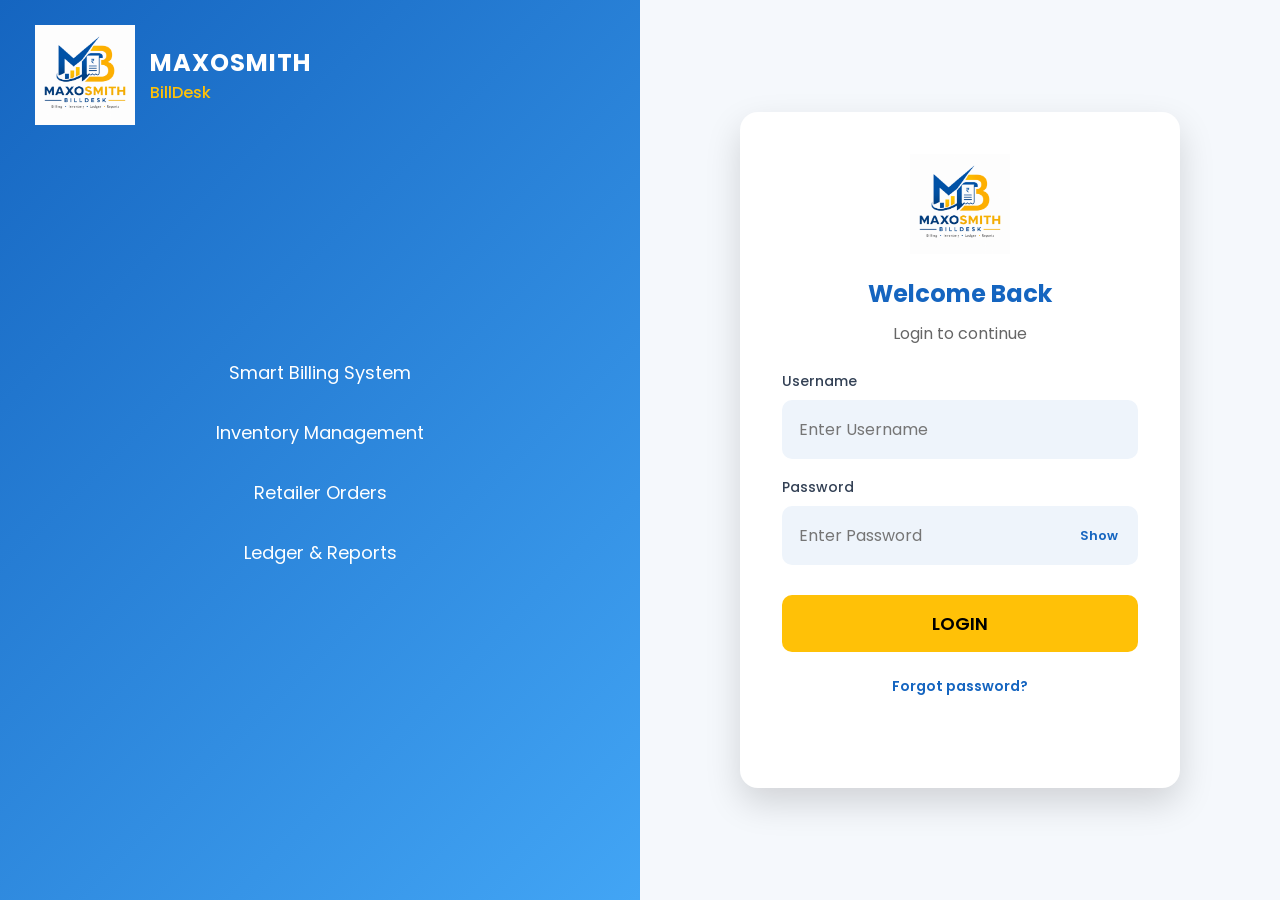
<file: Billing /Website/index.html>
<!DOCTYPE html>
<html lang="en">
<head>
    <meta charset="UTF-8">
    <meta name="viewport" content="width=device-width, initial-scale=1.0">
    <title>Maxosmith BillDesk</title>
    <link rel="stylesheet" href="style.css">
    <link href="https://fonts.googleapis.com/css2?family=Poppins:wght@300;400;500;600;700&display=swap" rel="stylesheet">
</head>
<body>
    <div class="top-logo">
        <img src="logo.png" alt="Maxosmith Logo">
        <div><h3>MAXOSMITH</h3><span>BillDesk</span></div>
    </div>

    <div class="container">
        <div class="left">
            <p class="tagline">
                Smart Billing System<br><br>
                Inventory Management<br><br>
                Retailer Orders<br><br>
                Ledger &amp; Reports
            </p>
        </div>

        <div class="right">
            <div class="login-box">
                <div id="loginPanel">
                    <img src="logo.png" class="logo" alt="Maxosmith Logo">
                    <h2>Welcome Back</h2>
                    <p>Login to continue</p>

                    <form id="loginForm">
                        <div class="input-group">
                            <label for="username">Username</label>
                            <input type="text" id="username" placeholder="Enter Username" autocomplete="username" required>
                        </div>

                        <div class="input-group">
                            <label for="password">Password</label>
                            <div class="password-box">
                                <input type="password" id="password" placeholder="Enter Password" autocomplete="current-password" required>
                                <button type="button" class="show-password" id="showPassword">Show</button>
                            </div>
                        </div>

                        <button type="submit" id="loginButton">LOGIN</button>
                        <button type="button" class="text-action-button" id="forgotPasswordButton">Forgot password?</button>
                        <div id="message" aria-live="polite"></div>
                    </form>
                </div>

                <div id="resetPanel" class="hidden-panel">
                    <img src="logo.png" class="logo small-logo" alt="Maxosmith Logo">
                    <h2>Reset Password</h2>
                    <p>Verify your registered phone number to create a new password.</p>

                    <form id="resetPasswordForm">
                        <div class="input-group">
                            <label for="resetUsername">Username</label>
                            <input type="text" id="resetUsername" placeholder="Enter Username" autocomplete="username" required>
                        </div>

                        <div class="input-group">
                            <label for="registeredPhone">Registered Phone Number</label>
                            <input type="tel" id="registeredPhone" placeholder="Enter Registered Phone Number" inputmode="numeric" autocomplete="tel" maxlength="15" required>
                        </div>

                        <div class="input-group">
                            <label for="newPassword">New Password</label>
                            <div class="password-box">
                                <input type="password" id="newPassword" placeholder="Minimum 8 characters" autocomplete="new-password" required>
                                <button type="button" class="show-password" id="showNewPassword">Show</button>
                            </div>
                        </div>

                        <div class="input-group">
                            <label for="confirmNewPassword">Confirm New Password</label>
                            <div class="password-box">
                                <input type="password" id="confirmNewPassword" placeholder="Re-enter New Password" autocomplete="new-password" required>
                                <button type="button" class="show-password" id="showConfirmNewPassword">Show</button>
                            </div>
                        </div>

                        <button type="submit" id="resetPasswordButton">RESET PASSWORD</button>
                        <button type="button" class="text-action-button" id="backToLoginButton">Back to login</button>
                        <div id="resetMessage" aria-live="polite"></div>
                    </form>
                </div>
            </div>
        </div>
    </div>

    <script src="script.js"></script>
</body>
</html>
</file>
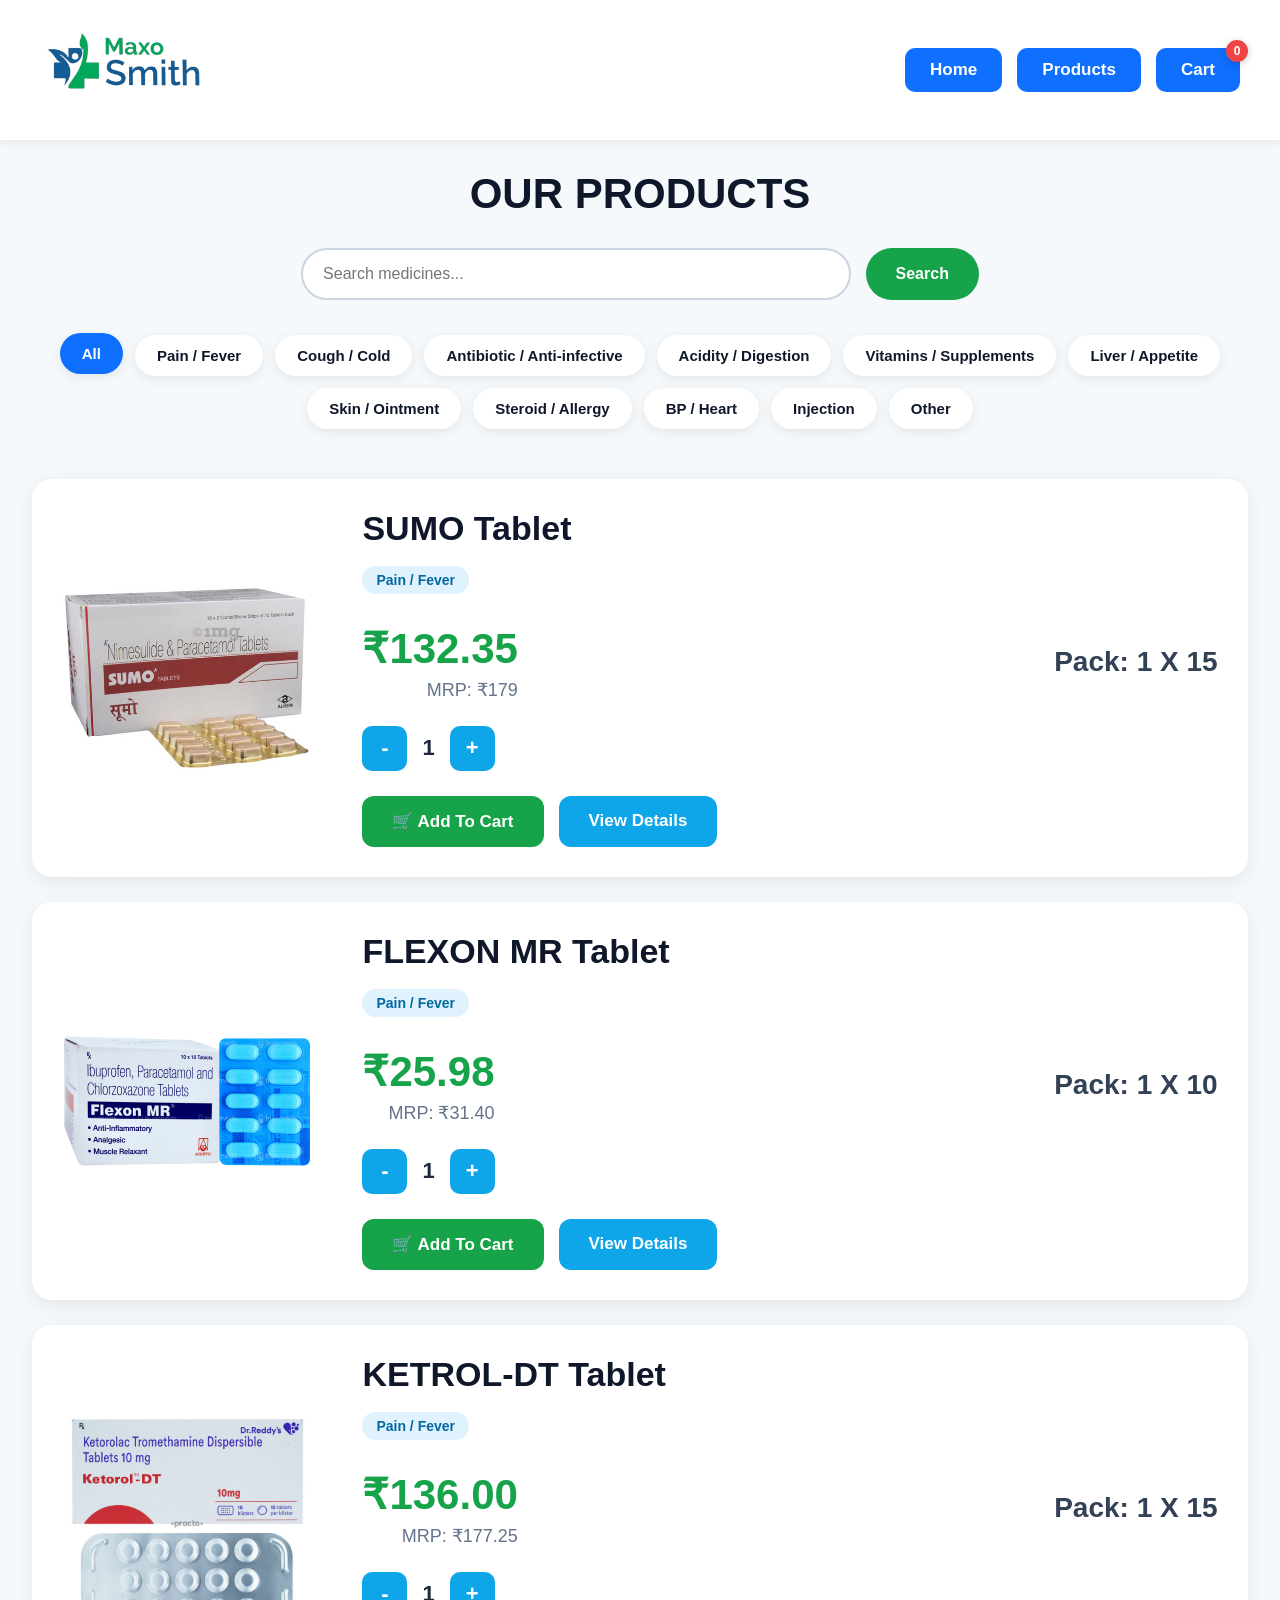
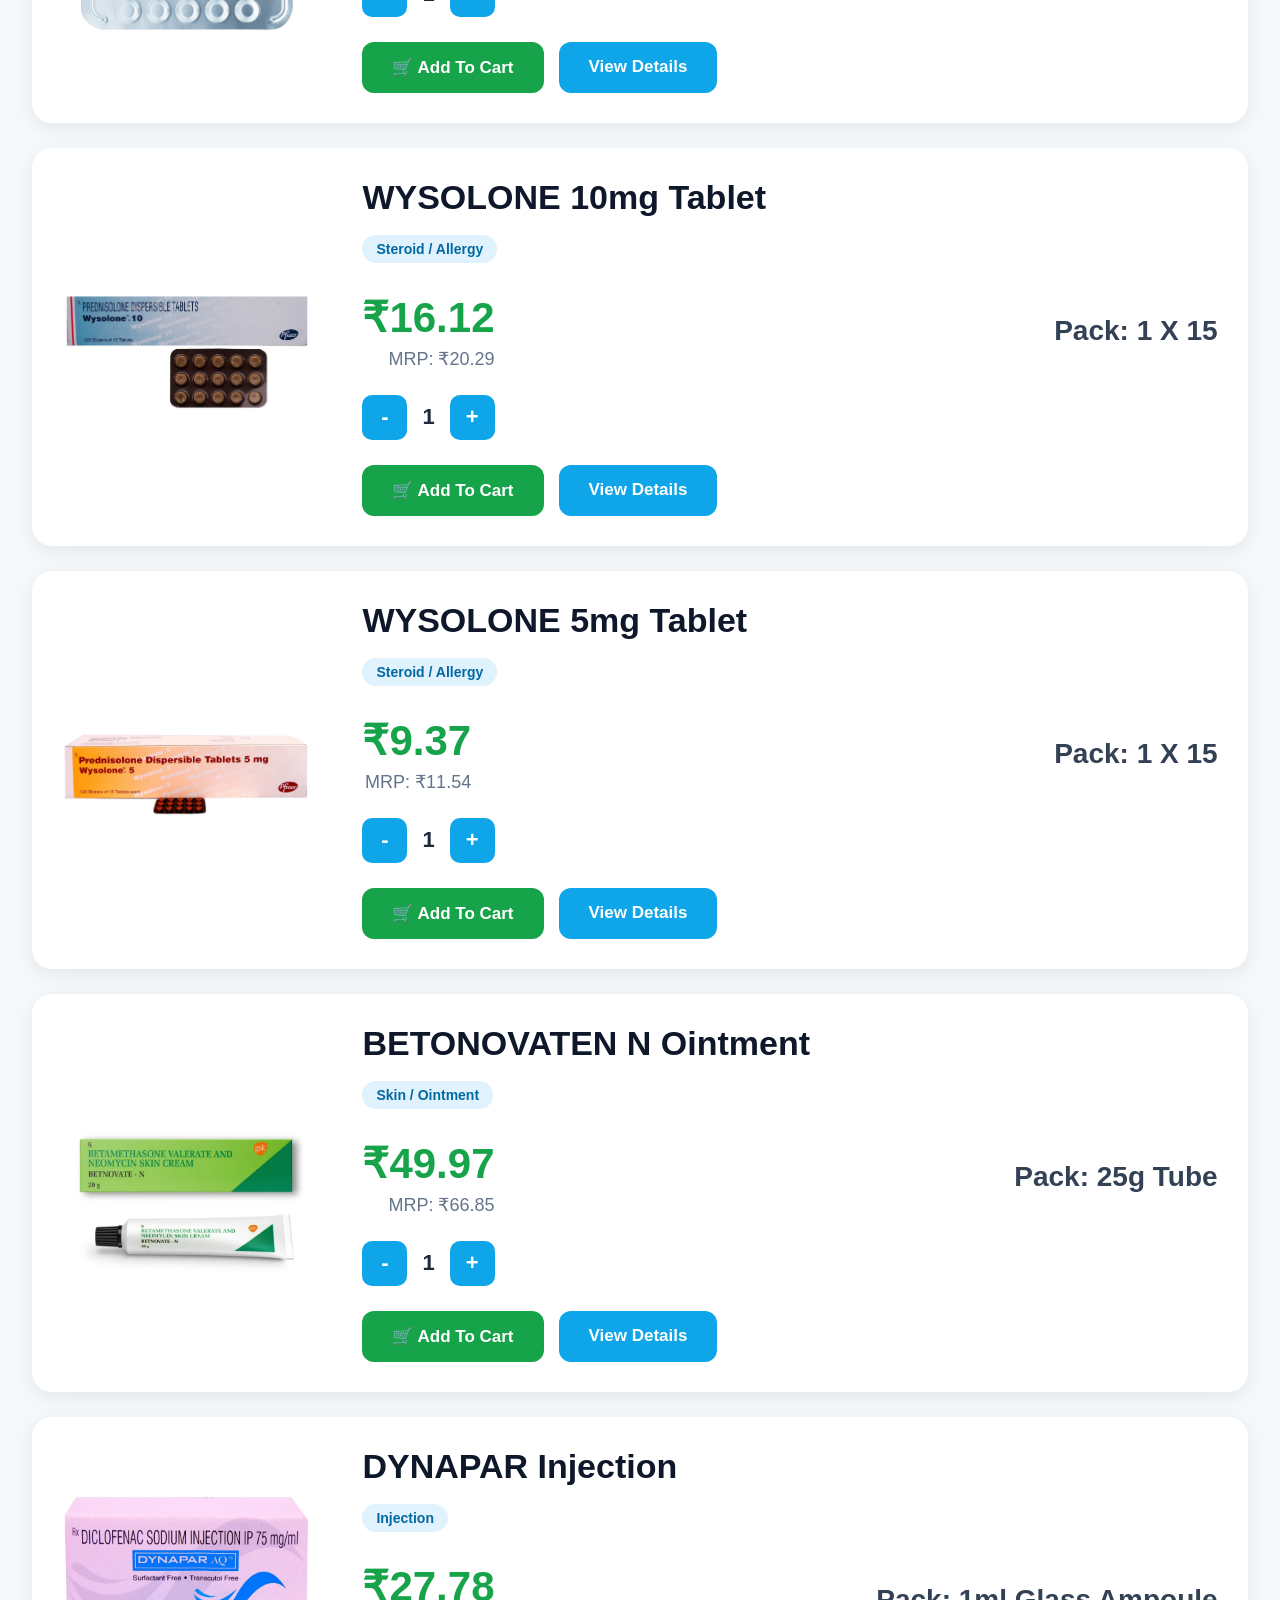
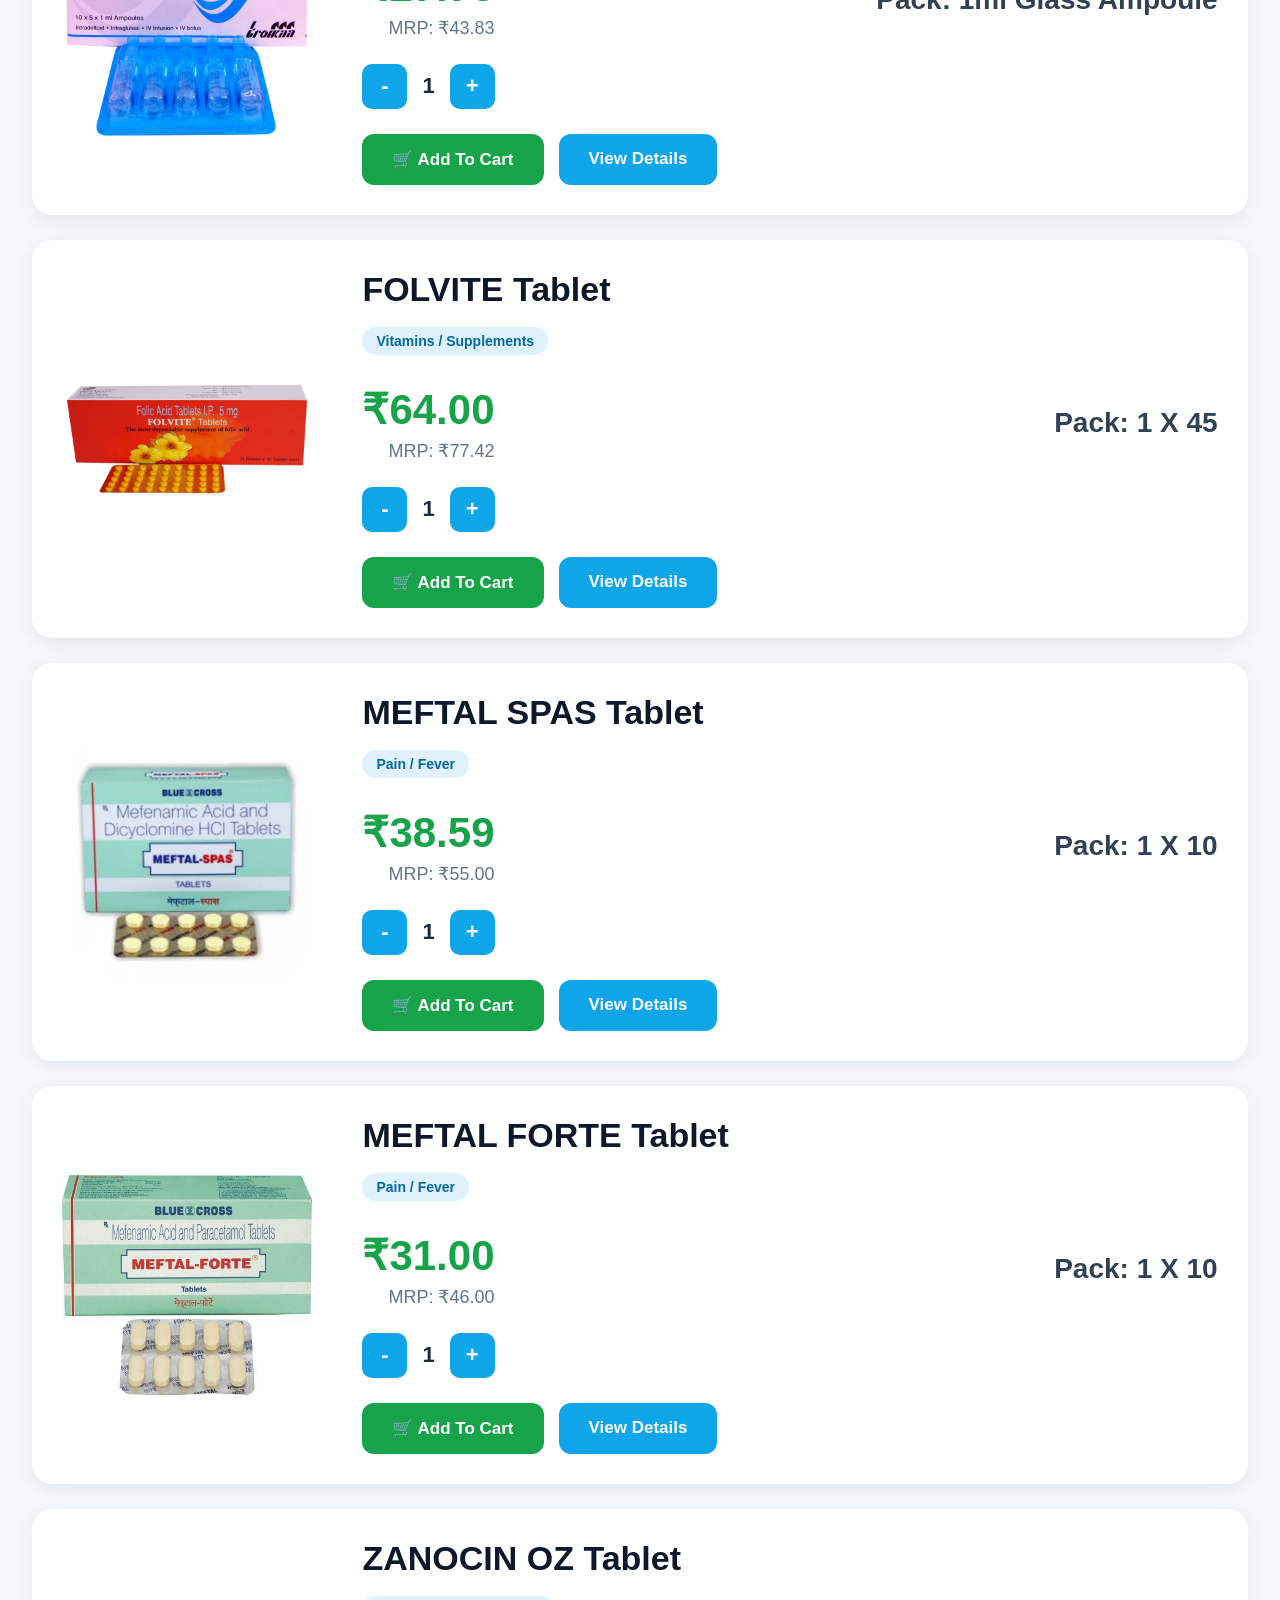
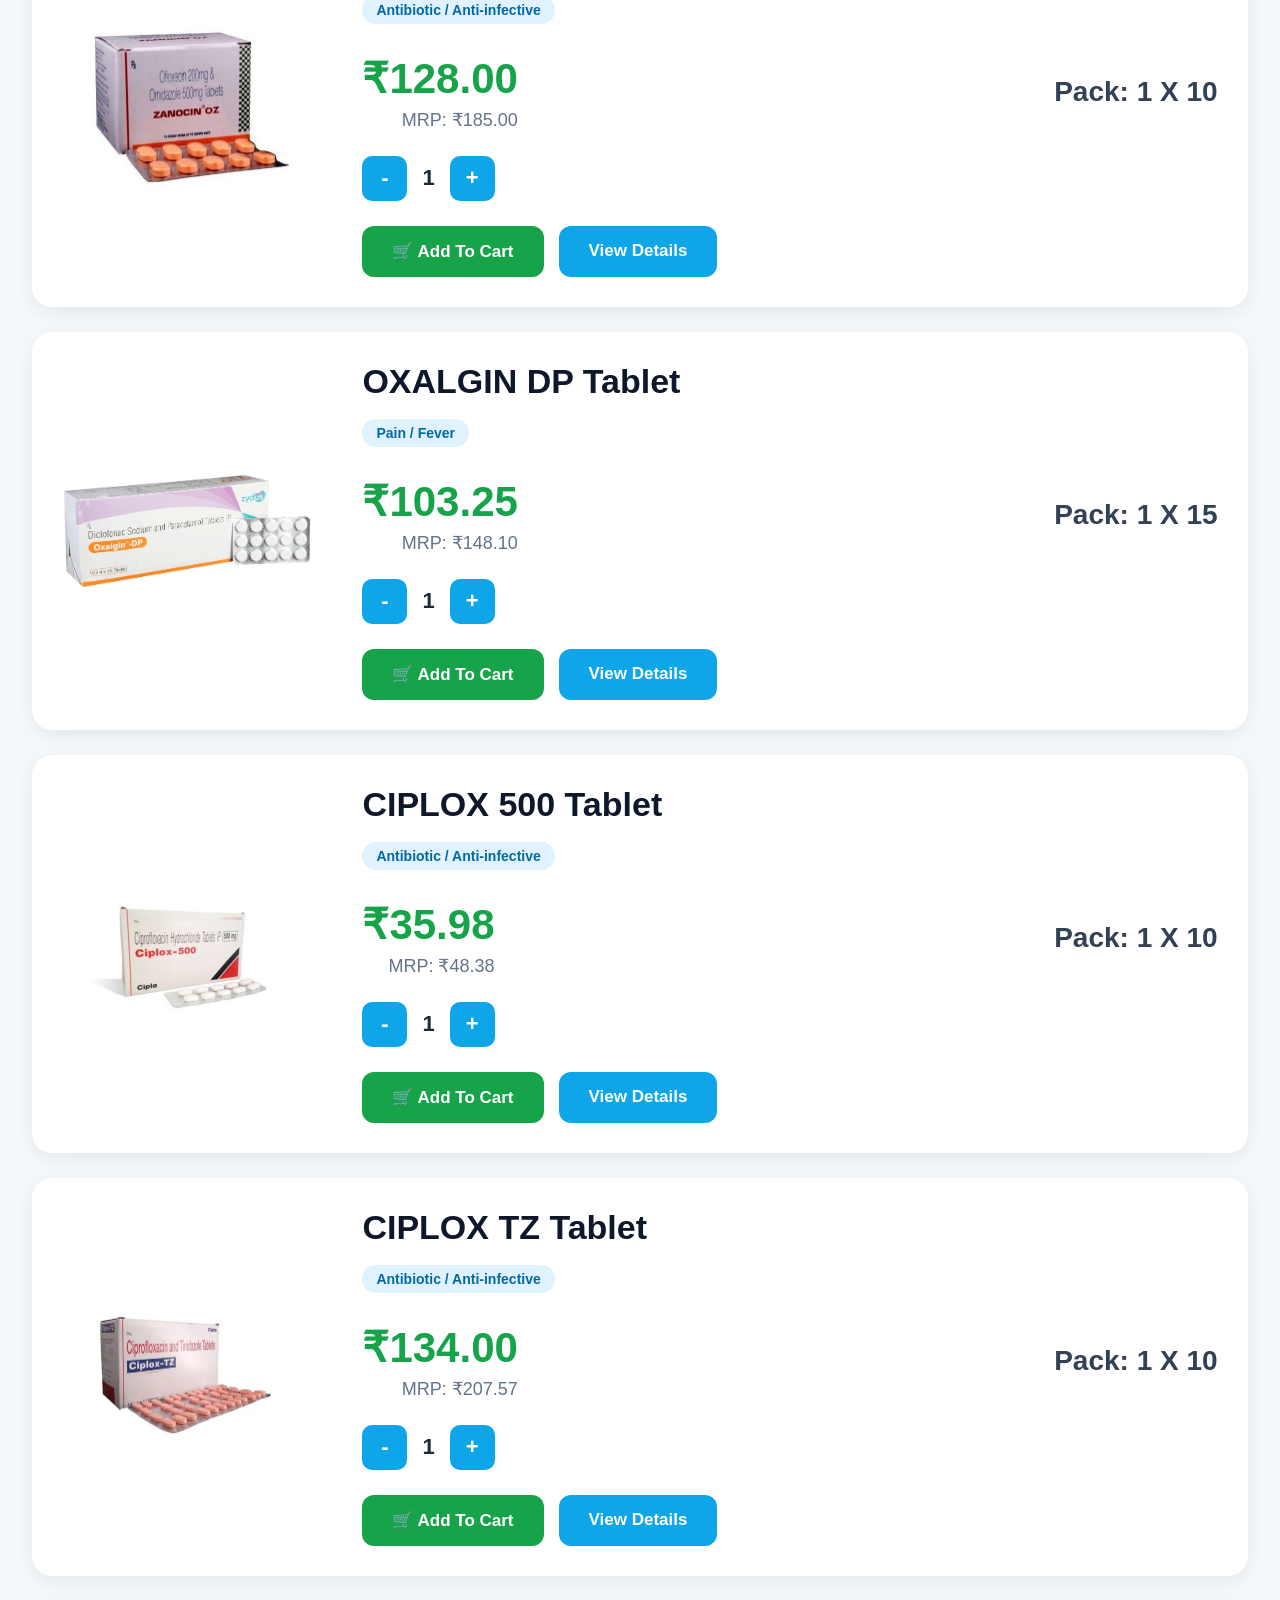
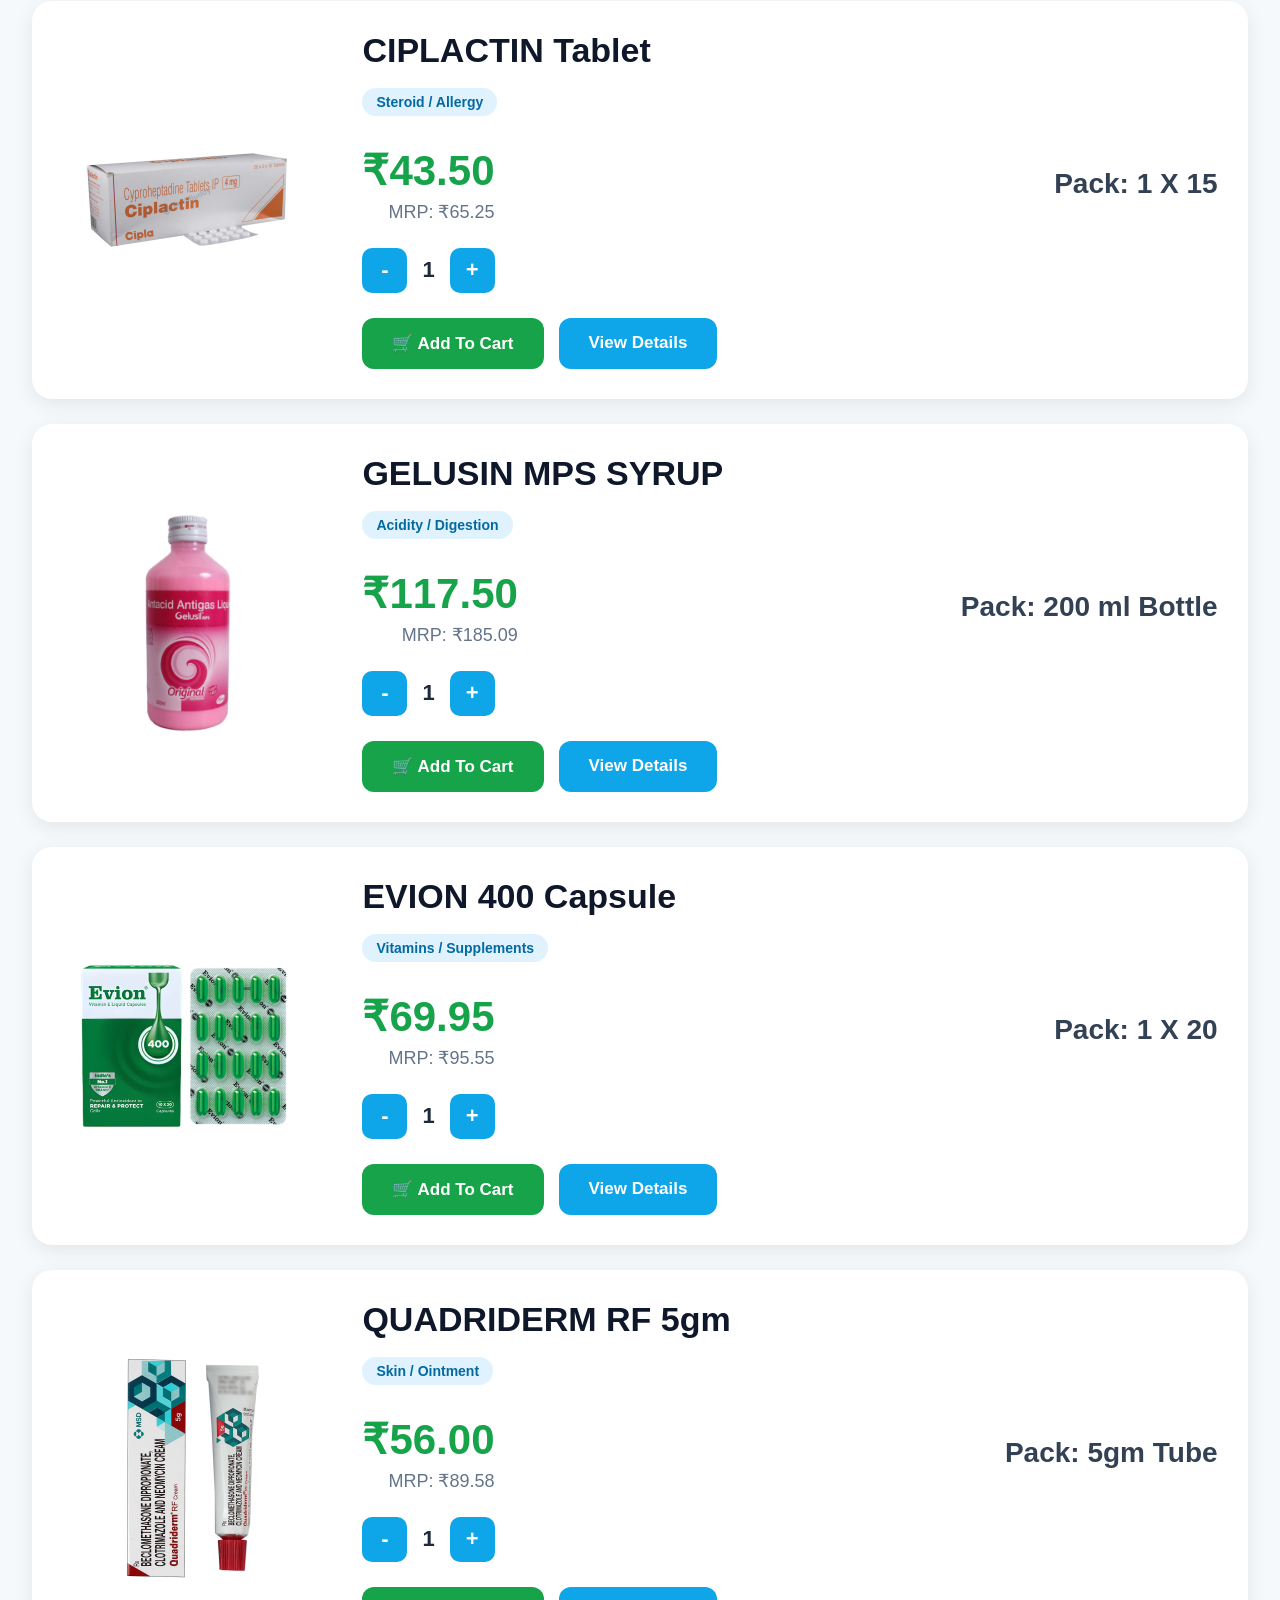
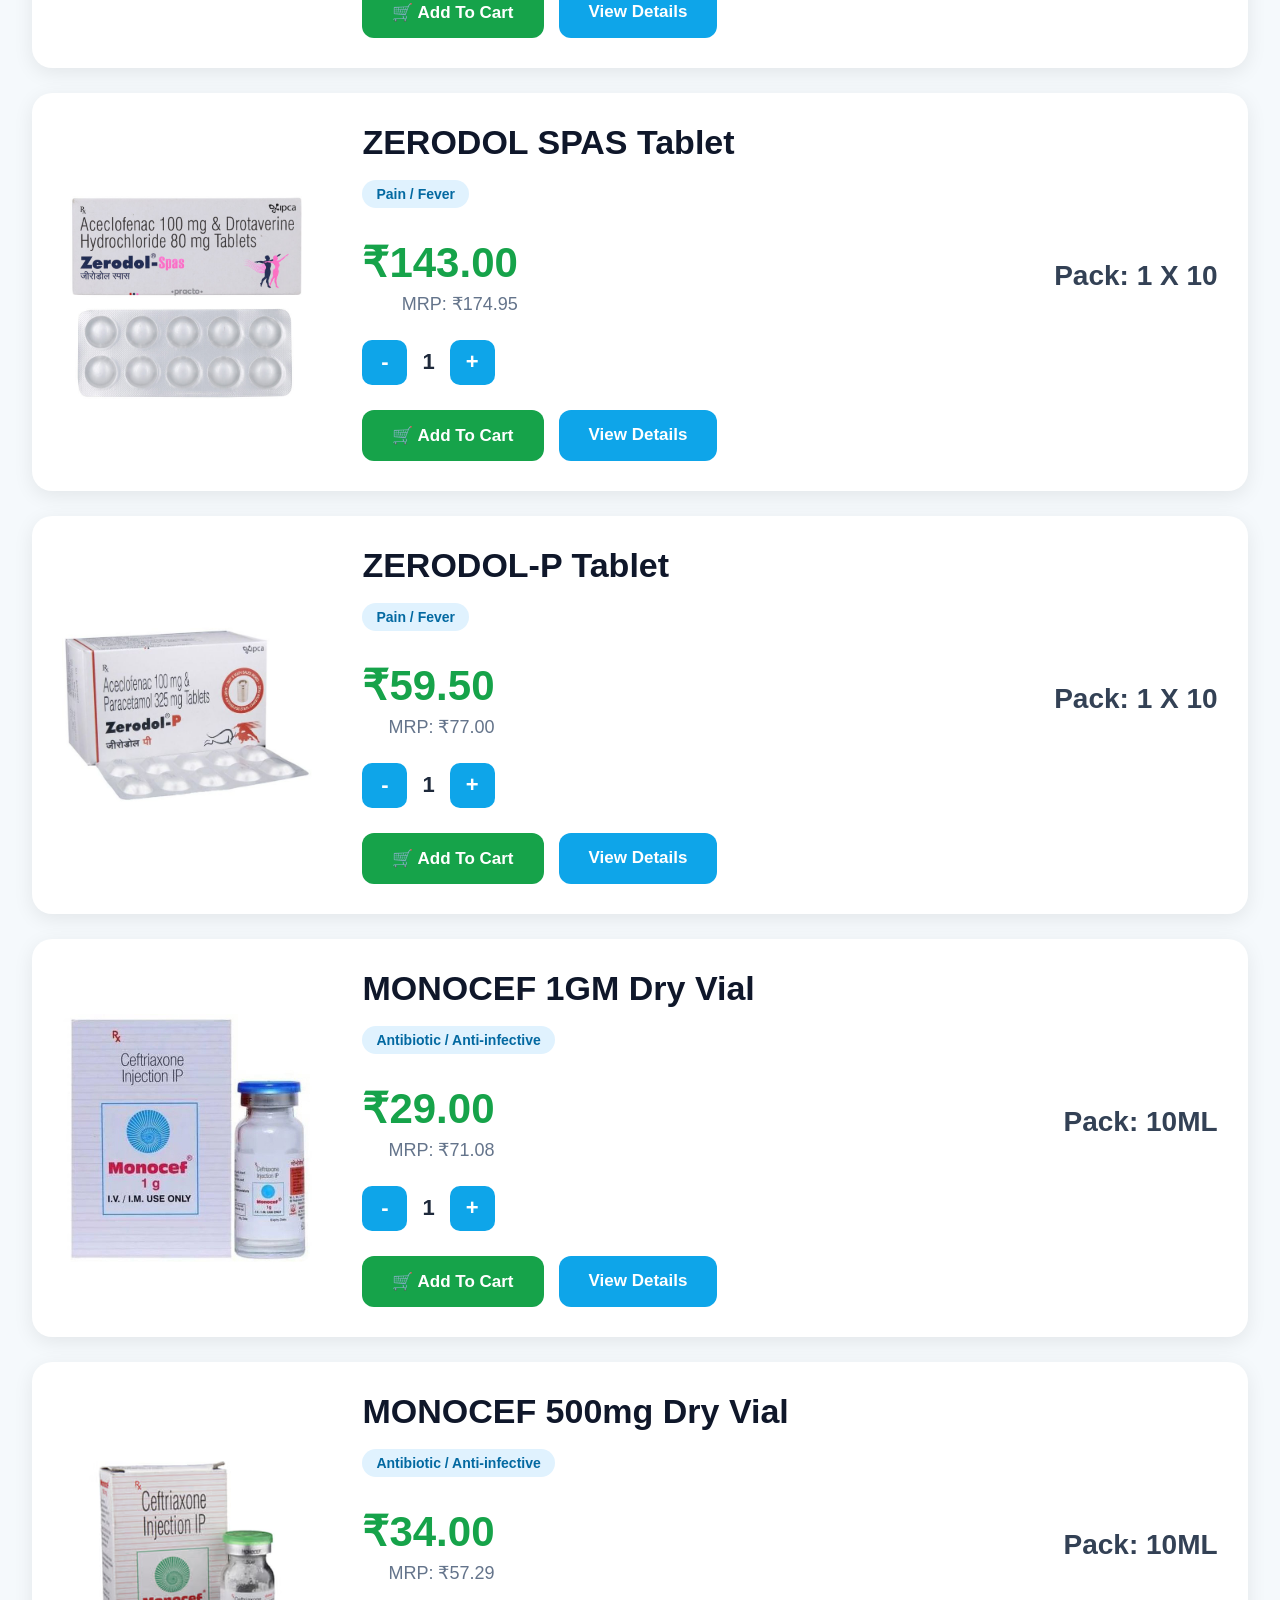
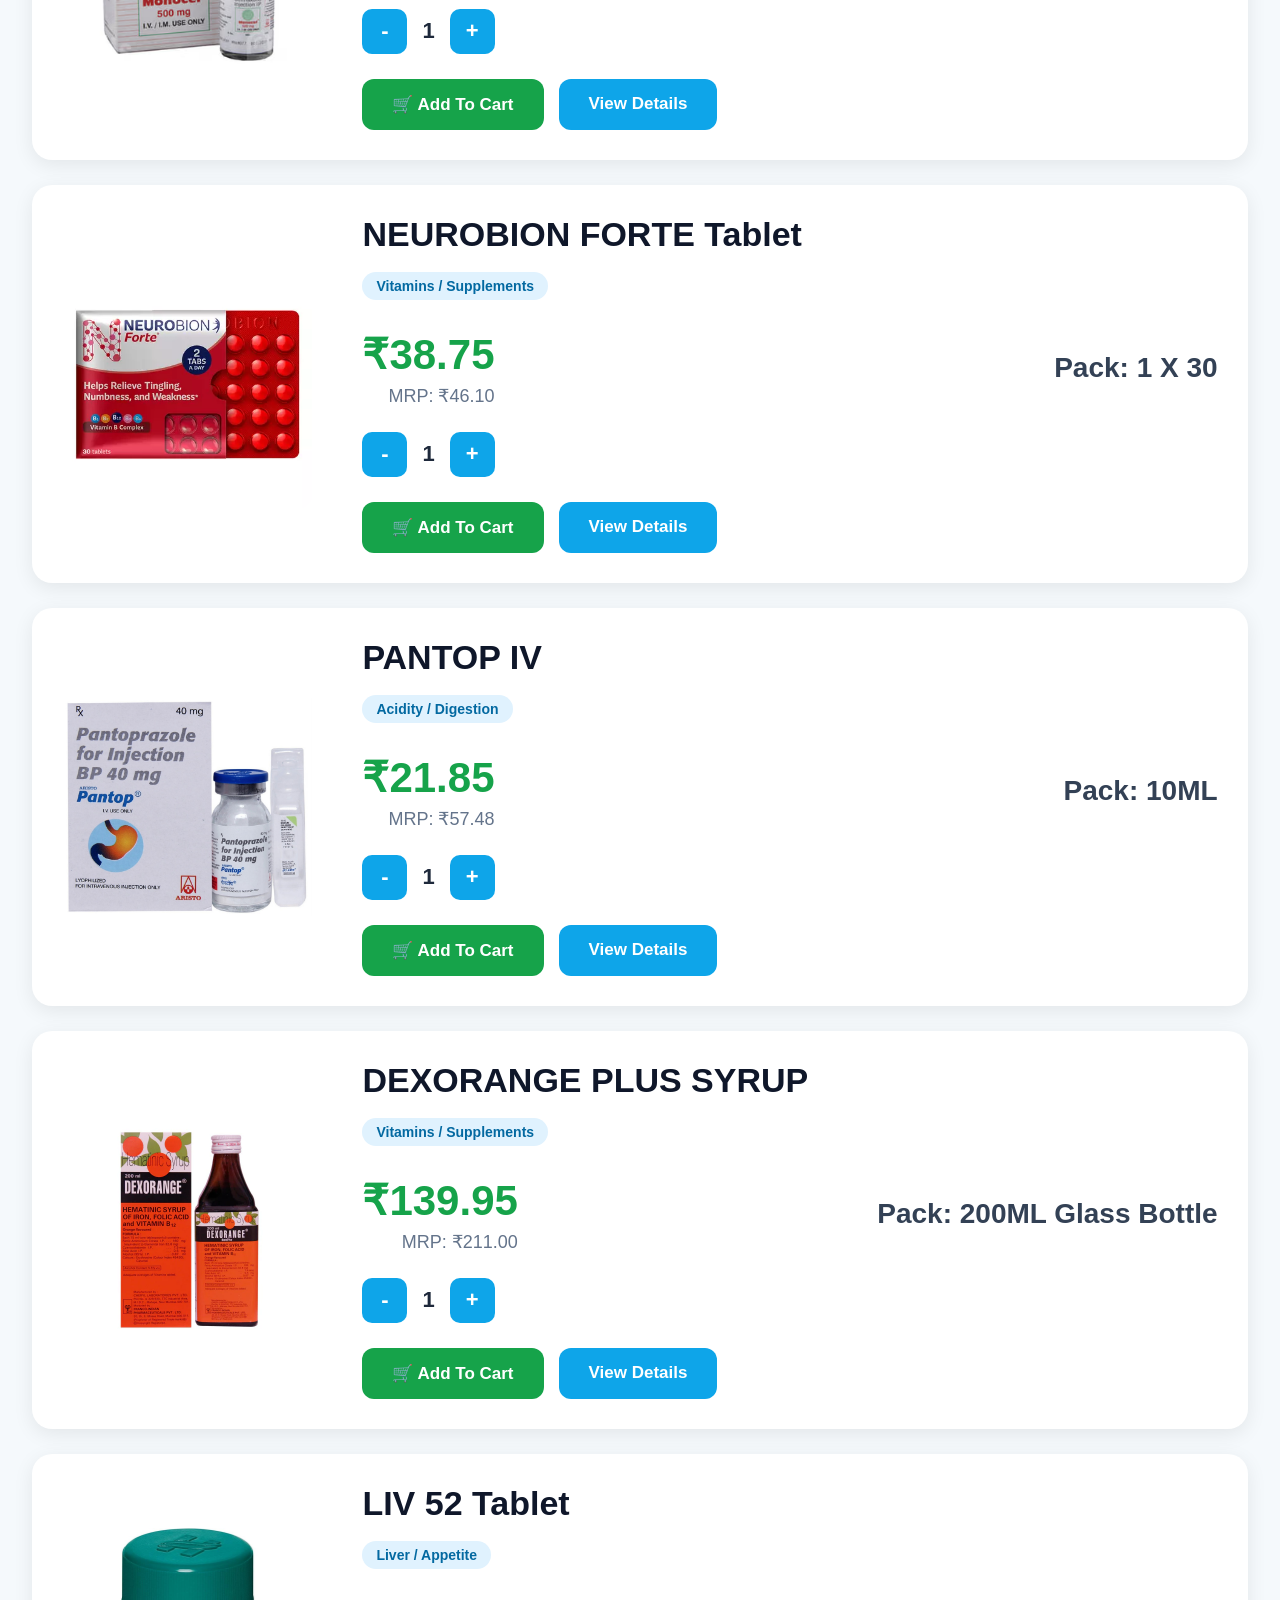
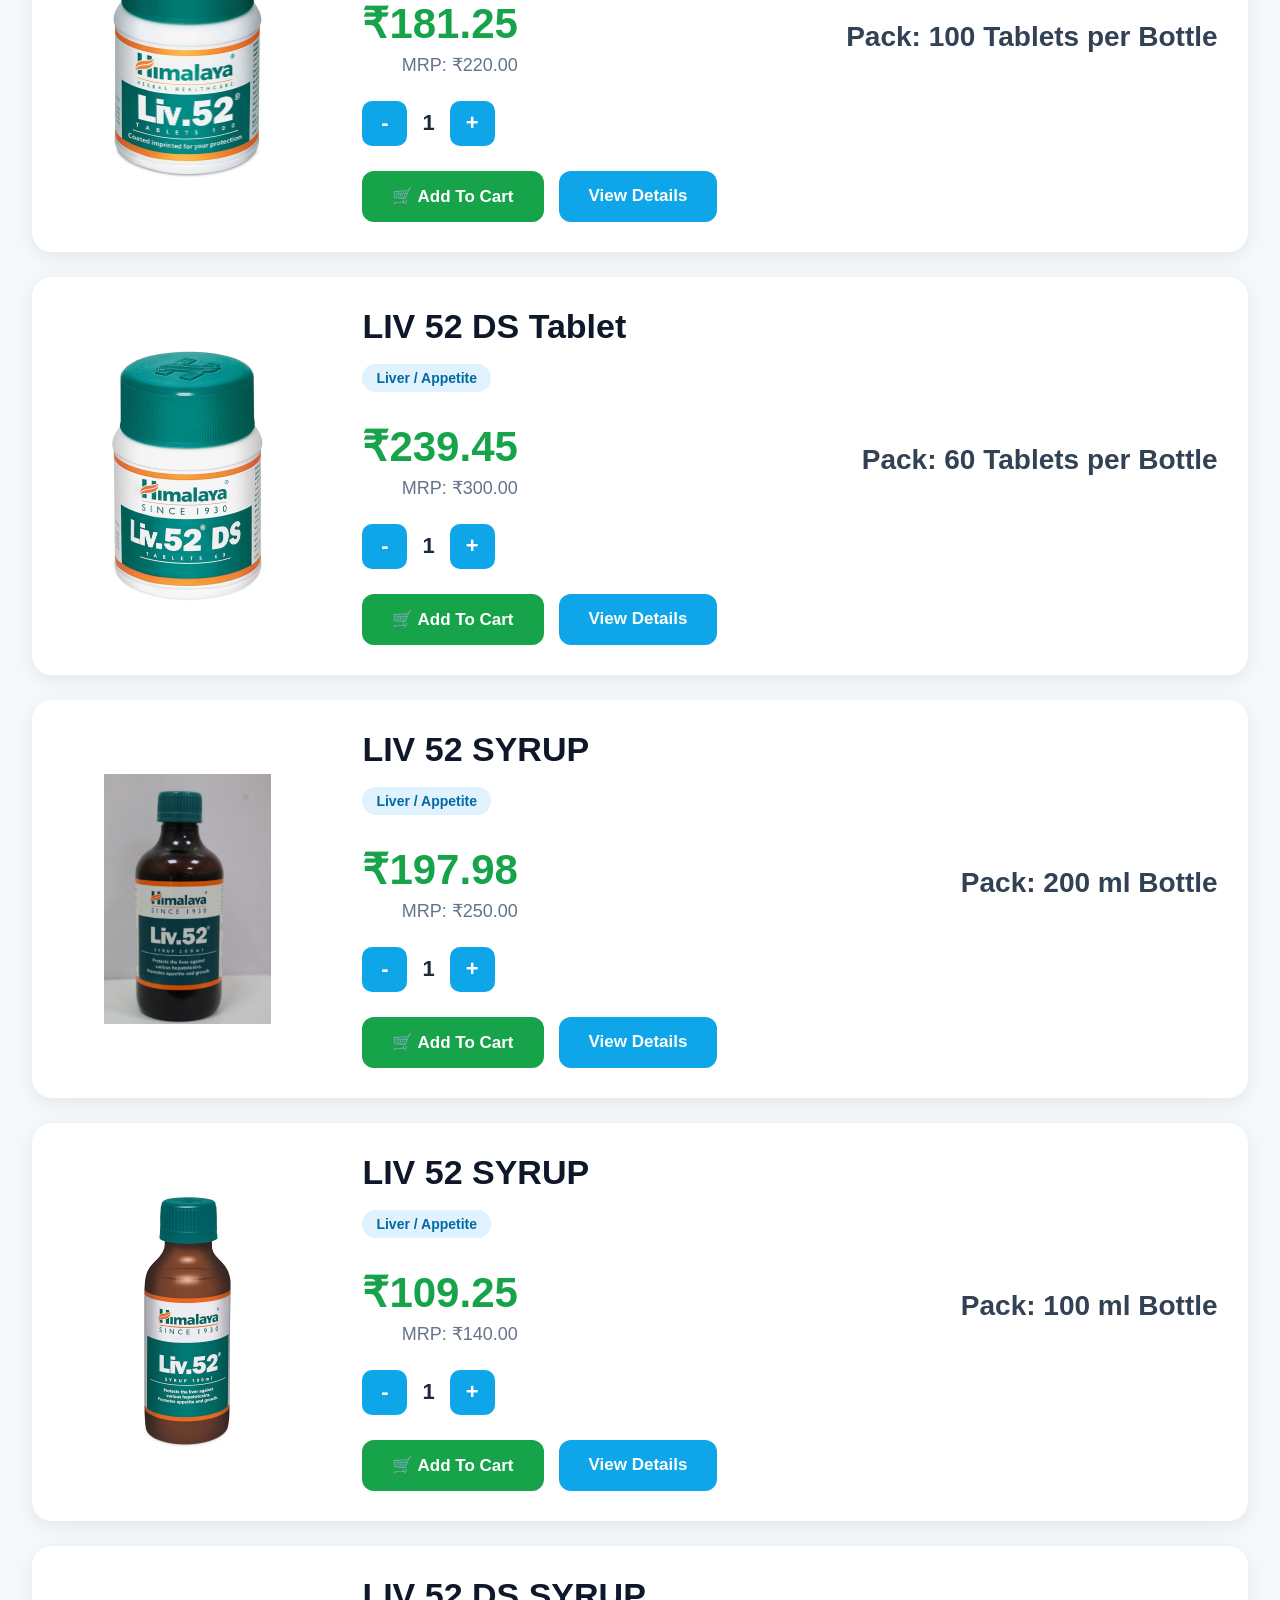
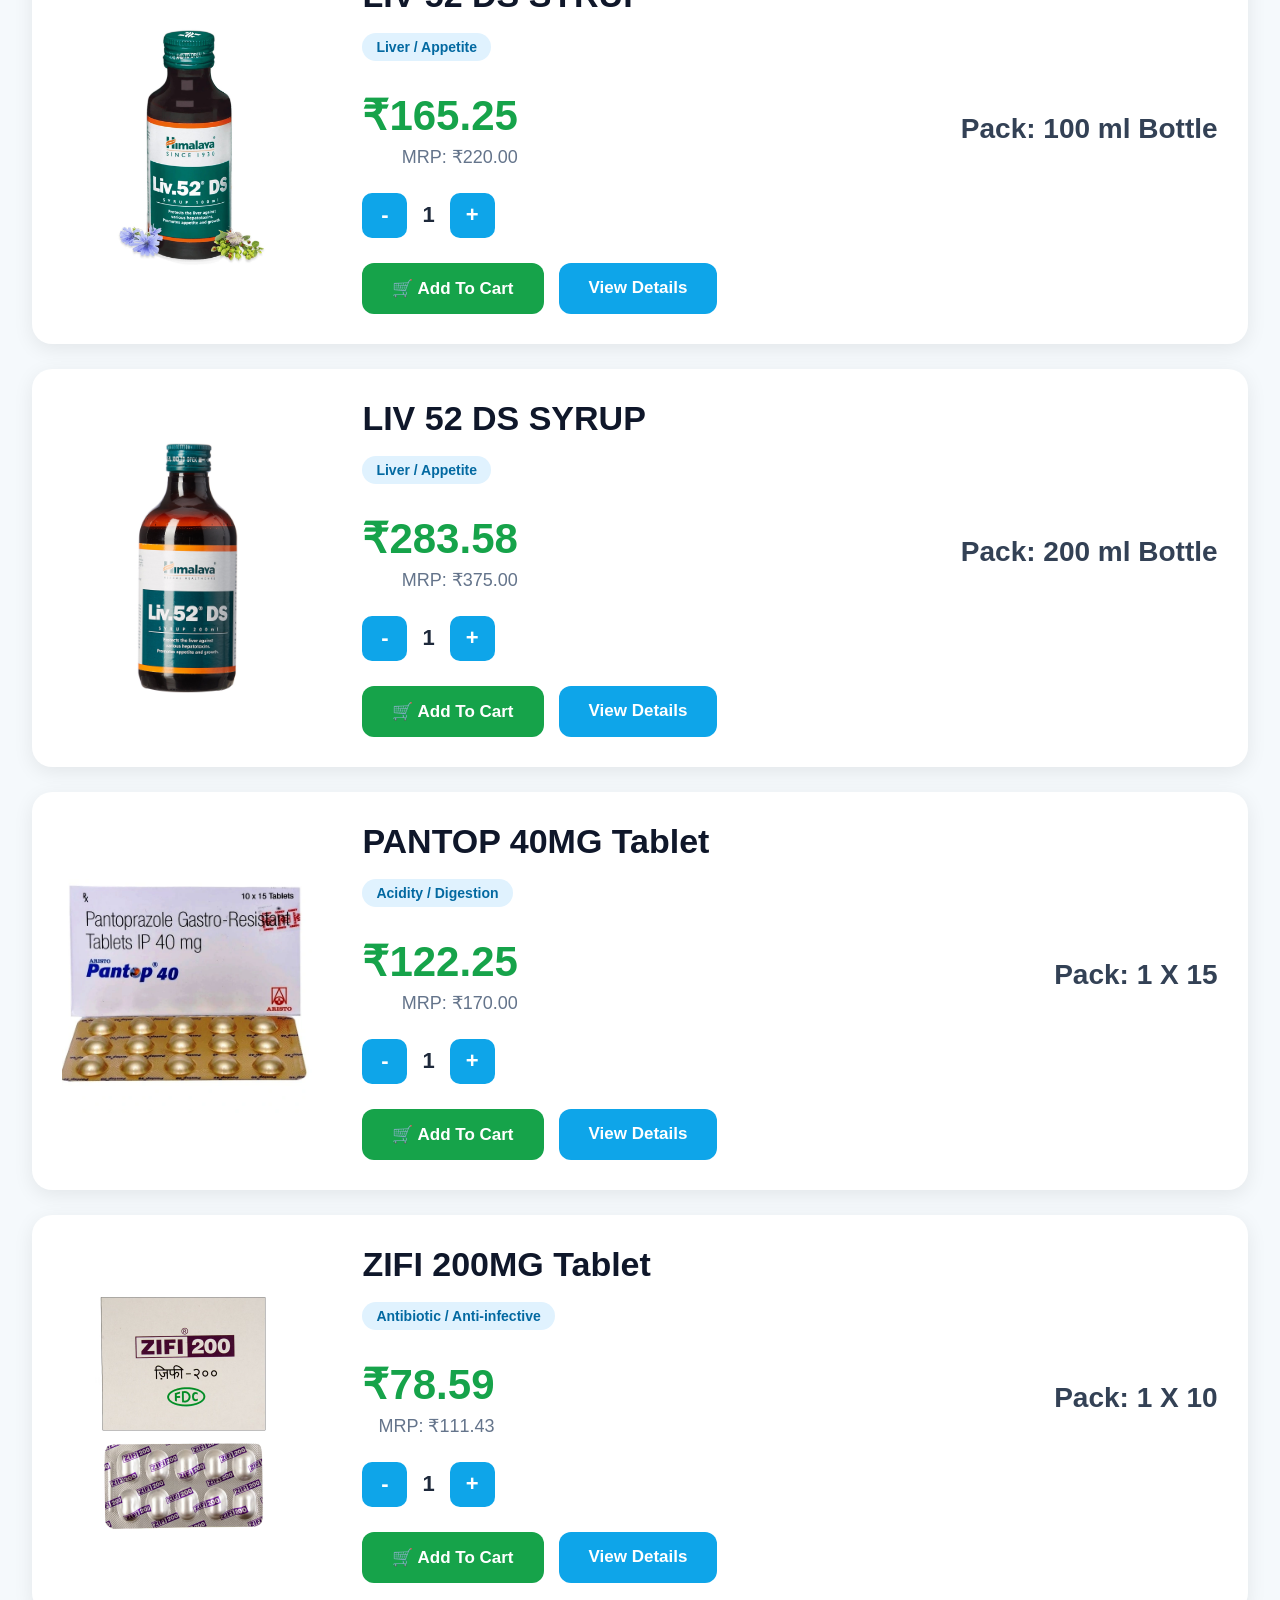
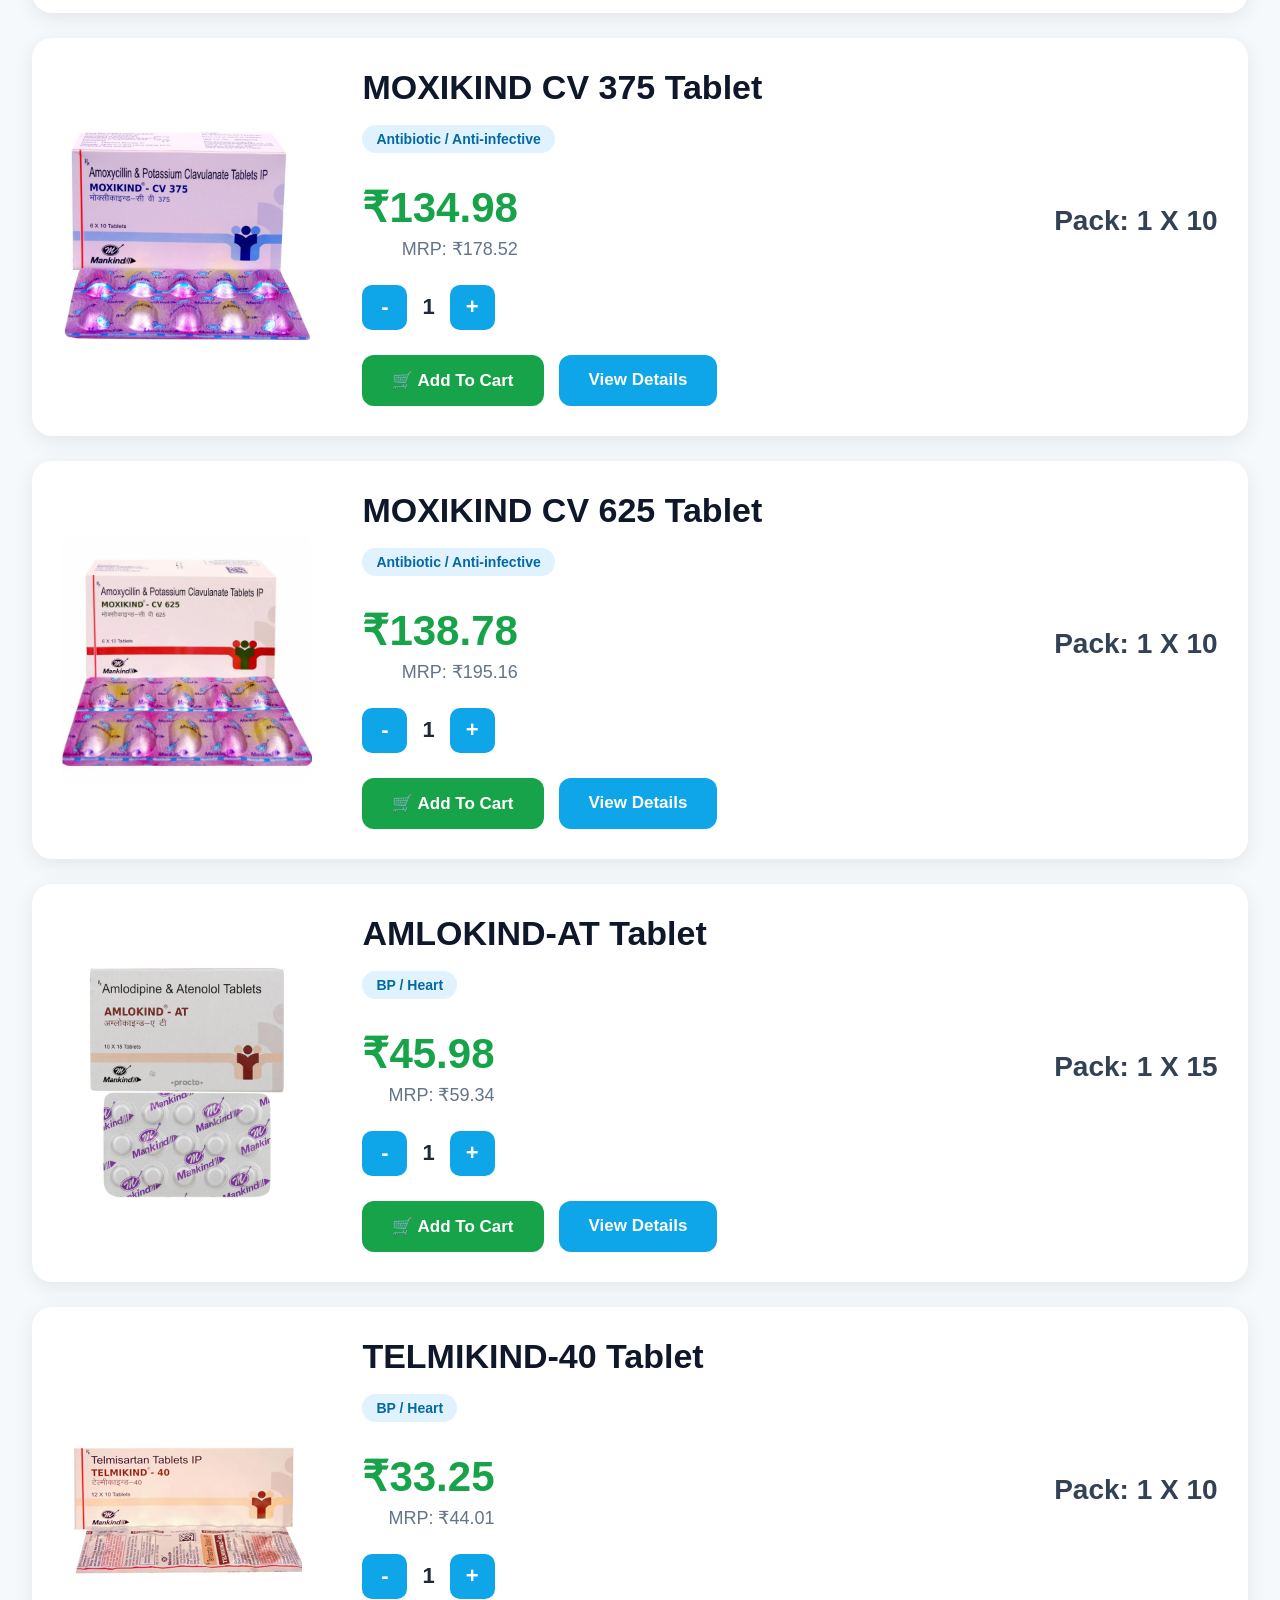
<file: HTML/Maxosmith website/all_products.html>
<!DOCTYPE html>
<html>

<head>
    <title>Maxosmith Health+</title>
    <link rel="stylesheet" href="all_products.css">
</head>

<body>

<header>

    <img src="logo_removerbg.png"
     width="180"
     class="logo"
     onclick="window.location.href='homepage_maxo.html'">

    <nav>

        <button class="nav-btn"
        onclick="window.location.href='homepage_maxo.html'">
            Home
        </button>

        <button class="nav-btn"
        onclick="window.location.href='all_products.html'">
            Products
        </button>

        <button class="nav-btn cart-btn"
        onclick="window.location.href='cart.html'">
            Cart
            <span id="cart-count">0</span>
        </button>

    </nav>

</header>

<h1>OUR PRODUCTS</h1>

<div class="search-section">

    <input type="text"
           id="searchBox"
           placeholder="Search medicines..."
           class="search-bar">

    <button class="search-btn"
    onclick="searchProducts()">
        Search
    </button>

</div>

<div class="category-section" id="categorySection"></div>

<div id="products"></div>

<script src="products.js"></script>

<script>

let quantities = {};

products.forEach(product => {
    quantities[Number(product.id)] = 1;
});

let selectedCategory = "All";

const categories = [
    "All",
    "Pain / Fever",
    "Cough / Cold",
    "Antibiotic / Anti-infective",
    "Acidity / Digestion",
    "Vitamins / Supplements",
    "Liver / Appetite",
    "Skin / Ointment",
    "Steroid / Allergy",
    "BP / Heart",
    "Injection",
    "Other"
];

function cleanCartDuplicates(){

    let cart =
    JSON.parse(localStorage.getItem("cart")) || [];

    const mergedCart = [];

    cart.forEach(item => {

        const id = Number(item.id);
        const quantity = Number(item.quantity) || 1;

        const existingItem =
        mergedCart.find(cartItem =>
            Number(cartItem.id) === id
        );

        if(existingItem){
            existingItem.quantity += quantity;
        }else{
            mergedCart.push({
                id: id,
                quantity: quantity
            });
        }

    });

    localStorage.setItem("cart", JSON.stringify(mergedCart));

    return mergedCart;
}

function updateCartBadge(){

    const cart =
    cleanCartDuplicates();

    let totalItems = 0;

    cart.forEach(item => {
        totalItems += Number(item.quantity);
    });

    document.getElementById("cart-count").innerHTML =
    totalItems;
}

function displayProducts(productArray){

    document.getElementById("products").innerHTML = "";

    productArray.forEach(product => {

        const productId = Number(product.id);

        if(!quantities[productId]){
            quantities[productId] = 1;
        }

        const image =
        product.image && product.image.trim() !== ""
        ? product.image
        : "no-image.png";

        document.getElementById("products").innerHTML += `

        <div class="product-card">

            <img src="${image}">

            <div class="product-info">

                <h2>${product.name}</h2>

                <div class="category-tag">
                    ${getCategory(product)}
                </div>

                <div class="price-section">

                    <div class="price-right">

                        <div class="rate">
                            ${product.rate}
                        </div>

                        <div class="mrp">
                            MRP: ${product.MRP}
                        </div>

                    </div>

                    <div class="pack">
                        Pack: ${product.pack}
                    </div>

                </div>

                <div class="cart-controls">

                    <button class="qty-btn"
                    onclick="changeQty(${productId}, -1)">
                        -
                    </button>

                    <span id="qty-${productId}">
                        ${quantities[productId]}
                    </span>

                    <button class="qty-btn"
                    onclick="changeQty(${productId}, 1)">
                        +
                    </button>

                </div>

                <div class="button-row">

                    <button class="add-cart-btn"
                    onclick="addToCart(${productId})">
                        🛒 Add To Cart
                    </button>

                    <button class="buy-btn"
                    onclick="window.location.href='product.html?id=${productId}'">
                        View Details
                    </button>

                </div>

            </div>

        </div>

        `;

    });

}

function getCategory(product){

    const name = product.name.toLowerCase();

    if(
        name.includes("sumo") ||
        name.includes("flexon") ||
        name.includes("ketrol") ||
        name.includes("zerodol") ||
        name.includes("meftal") ||
        name.includes("combiflam") ||
        name.includes("dolo") ||
        name.includes("parazent") ||
        name.includes("parasmit") ||
        name.includes("dalnex") ||
        name.includes("nimesul") ||
        name.includes("ketorin") ||
        name.includes("ibugesic") ||
        name.includes("oxalgin") ||
        name.includes("intagesic") ||
        name.includes("aldort")
    ){
        return "Pain / Fever";
    }

    if(
        name.includes("cheston") ||
        name.includes("kufris") ||
        name.includes("kufzex") ||
        name.includes("colrix") ||
        name.includes("alcit") ||
        name.includes("levo")
    ){
        return "Cough / Cold";
    }

    if(
        name.includes("ciplox") ||
        name.includes("zanocin") ||
        name.includes("monocef") ||
        name.includes("zifi") ||
        name.includes("mox") ||
        name.includes("amox") ||
        name.includes("azrist") ||
        name.includes("oflox") ||
        name.includes("alewfix") ||
        name.includes("ofris")
    ){
        return "Antibiotic / Anti-infective";
    }

    if(
        name.includes("pantop") ||
        name.includes("panunf") ||
        name.includes("raborise") ||
        name.includes("omirus") ||
        name.includes("digene") ||
        name.includes("gelusin") ||
        name.includes("aciloc") ||
        name.includes("megnex") ||
        name.includes("unienzyme") ||
        name.includes("vomzex")
    ){
        return "Acidity / Digestion";
    }

    if(
        name.includes("folvite") ||
        name.includes("evion") ||
        name.includes("neurobion") ||
        name.includes("becosules") ||
        name.includes("dexorange") ||
        name.includes("arlovit") ||
        name.includes("alvit") ||
        name.includes("enerbest")
    ){
        return "Vitamins / Supplements";
    }

    if(
        name.includes("liv") ||
        name.includes("apzex")
    ){
        return "Liver / Appetite";
    }

    if(
        name.includes("betonovate") ||
        name.includes("quadriderm")
    ){
        return "Skin / Ointment";
    }

    if(
        name.includes("wysolone") ||
        name.includes("omnacortil") ||
        name.includes("betnesol") ||
        name.includes("ciplactin") ||
        name.includes("all night")
    ){
        return "Steroid / Allergy";
    }

    if(
        name.includes("amlokind") ||
        name.includes("amlopres") ||
        name.includes("telmikind") ||
        name.includes("dytor")
    ){
        return "BP / Heart";
    }

    if(
        name.includes("injection") ||
        name.includes("vial") ||
        name.includes("iv")
    ){
        return "Injection";
    }

    return "Other";
}

function displayCategoryButtons(){

    let html = "";

    categories.forEach(category => {

        html += `
            <button class="category-btn ${category === selectedCategory ? "active" : ""}"
            onclick="filterByCategory('${category}')">
                ${category}
            </button>
        `;

    });

    document.getElementById("categorySection").innerHTML =
    html;
}

function filterByCategory(category){

    selectedCategory = category;

    displayCategoryButtons();

    applyFilters();
}

function applyFilters(){

    const searchText =
    document.getElementById("searchBox")
    .value
    .toLowerCase()
    .trim();

    const filteredProducts =
    products.filter(product => {

        const matchesSearch =
        product.name.toLowerCase().includes(searchText);

        const matchesCategory =
        selectedCategory === "All" ||
        getCategory(product) === selectedCategory;

        return matchesSearch && matchesCategory;
    });

    displayProducts(filteredProducts);
}

function changeQty(id, amount){

    id = Number(id);

    if(!quantities[id]){
        quantities[id] = 1;
    }

    quantities[id] += amount;

    if(quantities[id] < 1){
        quantities[id] = 1;
    }

    const qtyElement =
    document.getElementById(`qty-${id}`);

    if(qtyElement){
        qtyElement.innerHTML = quantities[id];
    }
}

function addToCart(id){

    id = Number(id);

    let cart =
    JSON.parse(localStorage.getItem("cart")) || [];

    const qtyToAdd =
    Number(quantities[id]) || 1;

    const existingItem =
    cart.find(item =>
        Number(item.id) === id
    );

    if(existingItem){

        existingItem.quantity =
        Number(existingItem.quantity) + qtyToAdd;

    }else{

        cart.push({
            id: id,
            quantity: qtyToAdd
        });

    }

    localStorage.setItem("cart", JSON.stringify(cart));

    cleanCartDuplicates();

    updateCartBadge();

    const qtyElement =
    document.getElementById(`qty-${id}`);

    if(qtyElement){
        qtyElement.innerHTML = quantities[id];
    }

    alert("ITEM ADDED TO CART");
}

function searchProducts(){
    applyFilters();
}

document.getElementById("searchBox")
.addEventListener("input", searchProducts);

const params =
new URLSearchParams(window.location.search);

const searchValue =
params.get("search");

displayCategoryButtons();

if(searchValue){

    document.getElementById("searchBox").value =
    searchValue;

    searchProducts();

}else{

    displayProducts(products);
}

updateCartBadge();

</script>

</body>

</html>
</file>
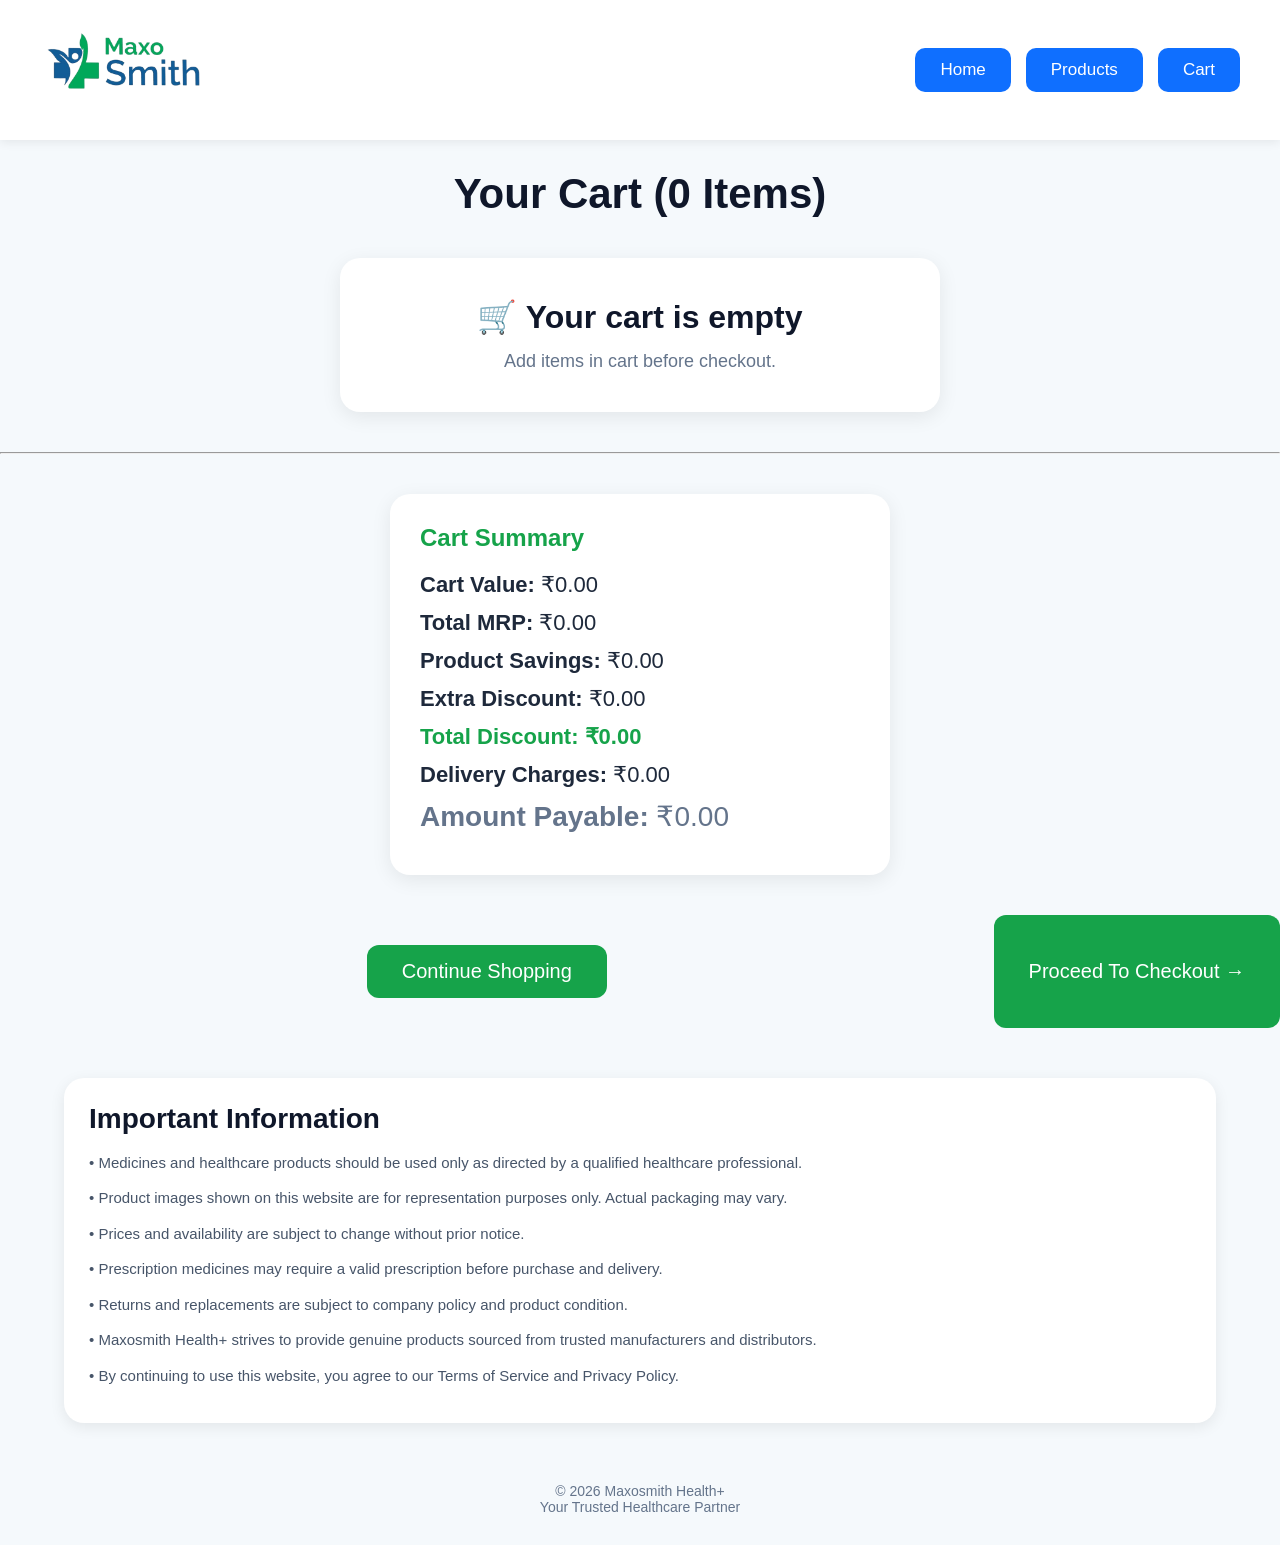
<file: HTML/Maxosmith website/cart.html>
<!DOCTYPE html>
<html>

<head>
    <title>Your Cart</title>
    <link rel="stylesheet" href="cart.css">
</head>

<body>

<header>
    <img src="logo_removerbg.png" width="180" class="logo"
    onclick="window.location.href='homepage_maxo.html'">

    <nav>
        <button class="nav-btn" onclick="window.location.href='homepage_maxo.html'">Home</button>
        <button class="nav-btn" onclick="window.location.href='all_products.html'">Products</button>
        <button class="nav-btn" onclick="window.location.href='cart.html'">Cart</button>
    </nav>
</header>

<h1 id="cart-title">Your Cart</h1>

<div id="cart-items"></div>
<hr>
<div id="offer-section"></div>
<div id="summary"></div>

<script src="products.js"></script>

<script>

let totalRate = 0;
let totalMRP = 0;
let productDiscount = 0;
let deliveryCharge = 0;
let extraDiscount = 0;
let totalDiscount = 0;
let finalAmount = 0;

let cart = JSON.parse(localStorage.getItem("cart")) || [];

function mergeCartDuplicates(){

    const mergedCart = [];

    cart.forEach(item => {

        const id = Number(item.id);
        const quantity = Number(item.quantity) || 1;

        const existing =
        mergedCart.find(cartItem => Number(cartItem.id) === id);

        if(existing){
            existing.quantity += quantity;
        }else{
            mergedCart.push({ id:id, quantity:quantity });
        }

    });

    cart = mergedCart;
    localStorage.setItem("cart", JSON.stringify(cart));
}

mergeCartDuplicates();

let totalItems = 0;

cart.forEach(item => {
    totalItems += item.quantity;
});

document.getElementById("cart-title").innerHTML =
`Your Cart (${totalItems} Items)`;

if(totalItems === 0){

    document.getElementById("cart-items").innerHTML = `
        <div class="empty-cart">
            <h2>🛒 Your cart is empty</h2>
            <p>Add items in cart before checkout.</p>
        </div>
    `;

    document.getElementById("offer-section").innerHTML = "";

    document.getElementById("summary").innerHTML = `
        <h2>Cart Summary</h2>
        <p><b>Cart Value:</b> ₹0.00</p>
        <p><b>Total MRP:</b> ₹0.00</p>
        <p><b>Product Savings:</b> ₹0.00</p>
        <p><b>Extra Discount:</b> ₹0.00</p>
        <p style="color:#16a34a;font-weight:bold;">
            <b>Total Discount:</b> ₹0.00
        </p>
        <p><b>Delivery Charges:</b> ₹0.00</p>
        <p style="font-size:28px;color:#64748b;">
            <b>Amount Payable:</b> ₹0.00
        </p>
    `;

}else{

    cart.forEach(item => {

        const product =
        products.find(p => Number(p.id) === Number(item.id));

        if(!product){
            return;
        }

        const rate = Number(product.rate.replace("₹",""));
        const mrp = Number(product.MRP.replace("₹",""));

        totalRate += rate * item.quantity;
        totalMRP += mrp * item.quantity;

        document.getElementById("cart-items").innerHTML += `

        <div class="cart-card">

            <img src="${
                product.image && product.image.trim() !== ""
                ? product.image
                : "no-image.png"
            }">

            <div class="cart-info">

                <h2>${product.name}</h2>

                <p>Rate: ${product.rate}</p>
                <p>MRP: ${product.MRP}</p>
                <p>Pack: ${product.pack}</p>

                <div class="quantity-box">

                    <button class="nav-btn"
                    onclick="decreaseCartQuantity(${item.id})">
                        -
                    </button>

                    <span>${item.quantity} Strip(s)</span>

                    <button class="nav-btn"
                    onclick="increaseCartQuantity(${item.id})">
                        +
                    </button>

                </div>

                <button class="remove-btn"
                onclick="removeItem(${item.id})">
                    🗑 Remove
                </button>

            </div>

        </div>

        `;

    });

    productDiscount = totalMRP - totalRate;

    deliveryCharge = totalRate < 1500 ? 80 : 0;

    extraDiscount = totalRate >= 2500 ? totalRate * 0.05 : 0;

    totalDiscount = productDiscount + extraDiscount;

    finalAmount = totalRate + deliveryCharge - extraDiscount;

    let offerHTML = "";

    if(totalRate < 1500){

        offerHTML += `
        <div class="offer-card">
            🚚 <b>FREE PAN INDIA DELIVERY</b>
            <br><br>
            Add products worth
            <b>₹${(1500 - totalRate).toFixed(2)}</b>
            more to unlock FREE DELIVERY.
        </div>
        `;

    }else{

        offerHTML += `
        <div class="offer-card success-offer">
            ✅ FREE DELIVERY UNLOCKED
        </div>
        `;
    }

    if(totalRate < 2500){

        offerHTML += `
        <div class="offer-card">
            🎁 <b>EXTRA 5% DISCOUNT OFFER</b>
            <br><br>
            Add products worth
            <b>₹${(2500 - totalRate).toFixed(2)}</b>
            more to get an additional <b>5% OFF</b>.
        </div>
        `;

    }else{

        offerHTML += `
        <div class="offer-card success-offer">
            🎉 EXTRA 5% DISCOUNT APPLIED
            <br><br>
            You saved ₹${extraDiscount.toFixed(2)}
        </div>
        `;
    }

    document.getElementById("offer-section").innerHTML = offerHTML;

    document.getElementById("summary").innerHTML = `
        <h2>Cart Summary</h2>

        <p><b>Cart Value:</b> ₹${totalRate.toFixed(2)}</p>
        <p><b>Total MRP:</b> ₹${totalMRP.toFixed(2)}</p>
        <p><b>Product Savings:</b> ₹${productDiscount.toFixed(2)}</p>
        <p><b>Extra Discount:</b> ₹${extraDiscount.toFixed(2)}</p>

        <p style="color:#16a34a;font-weight:bold;">
            <b>Total Discount:</b> ₹${totalDiscount.toFixed(2)}
        </p>

        <p><b>Delivery Charges:</b> ₹${deliveryCharge.toFixed(2)}</p>

        <hr>

        <p style="font-size:30px;color:#16a34a;font-weight:bold;">
            <b>Amount Payable:</b> ₹${finalAmount.toFixed(2)}
        </p>
    `;
}

function removeItem(id){

    let cart = JSON.parse(localStorage.getItem("cart")) || [];

    cart = cart.filter(item => Number(item.id) !== Number(id));

    localStorage.setItem("cart", JSON.stringify(cart));

    location.reload();
}

function increaseCartQuantity(id){

    let cart = JSON.parse(localStorage.getItem("cart")) || [];

    const item =
    cart.find(item => Number(item.id) === Number(id));

    if(item){
        item.quantity++;
    }

    localStorage.setItem("cart", JSON.stringify(cart));

    location.reload();
}

function decreaseCartQuantity(id){

    let cart = JSON.parse(localStorage.getItem("cart")) || [];

    const item =
    cart.find(item => Number(item.id) === Number(id));

    if(item && item.quantity > 1){

        item.quantity--;

        localStorage.setItem("cart", JSON.stringify(cart));

        location.reload();
    }
}

function proceedToCheckout(){

    if(totalItems === 0){

        alert("Your cart is empty. Please add products before checkout.");

        return;
    }

    const cartSummary = {
        cartValue: totalRate.toFixed(2),
        totalMRP: totalMRP.toFixed(2),
        productTotal: totalRate.toFixed(2),
        productSavings: productDiscount.toFixed(2),
        deliveryCharge: deliveryCharge.toFixed(2),
        extraDiscount: extraDiscount.toFixed(2),
        totalDiscount: totalDiscount.toFixed(2),
        finalAmount: finalAmount.toFixed(2)
    };

    localStorage.setItem("cartSummary", JSON.stringify(cartSummary));

    window.location.href = "payment.html";
}

</script>

<div class="bottom-buttons">

    <button class="proceed-btn"
    onclick="window.location.href='all_products.html'">
        Continue Shopping
    </button>

    <button id="checkoutBtn"
    class="checkout-btn"
    onclick="proceedToCheckout()">
        Proceed To Checkout →
    </button>

</div>

<section class="policy-section">

    <h2>Important Information</h2>

    <p>• Medicines and healthcare products should be used only as directed by a qualified healthcare professional.</p>
    <p>• Product images shown on this website are for representation purposes only. Actual packaging may vary.</p>
    <p>• Prices and availability are subject to change without prior notice.</p>
    <p>• Prescription medicines may require a valid prescription before purchase and delivery.</p>
    <p>• Returns and replacements are subject to company policy and product condition.</p>
    <p>• Maxosmith Health+ strives to provide genuine products sourced from trusted manufacturers and distributors.</p>
    <p>• By continuing to use this website, you agree to our Terms of Service and Privacy Policy.</p>

</section>

<footer>
    <p>© 2026 Maxosmith Health+</p>
    <p>Your Trusted Healthcare Partner</p>
</footer>

</body>

</html>
</file>
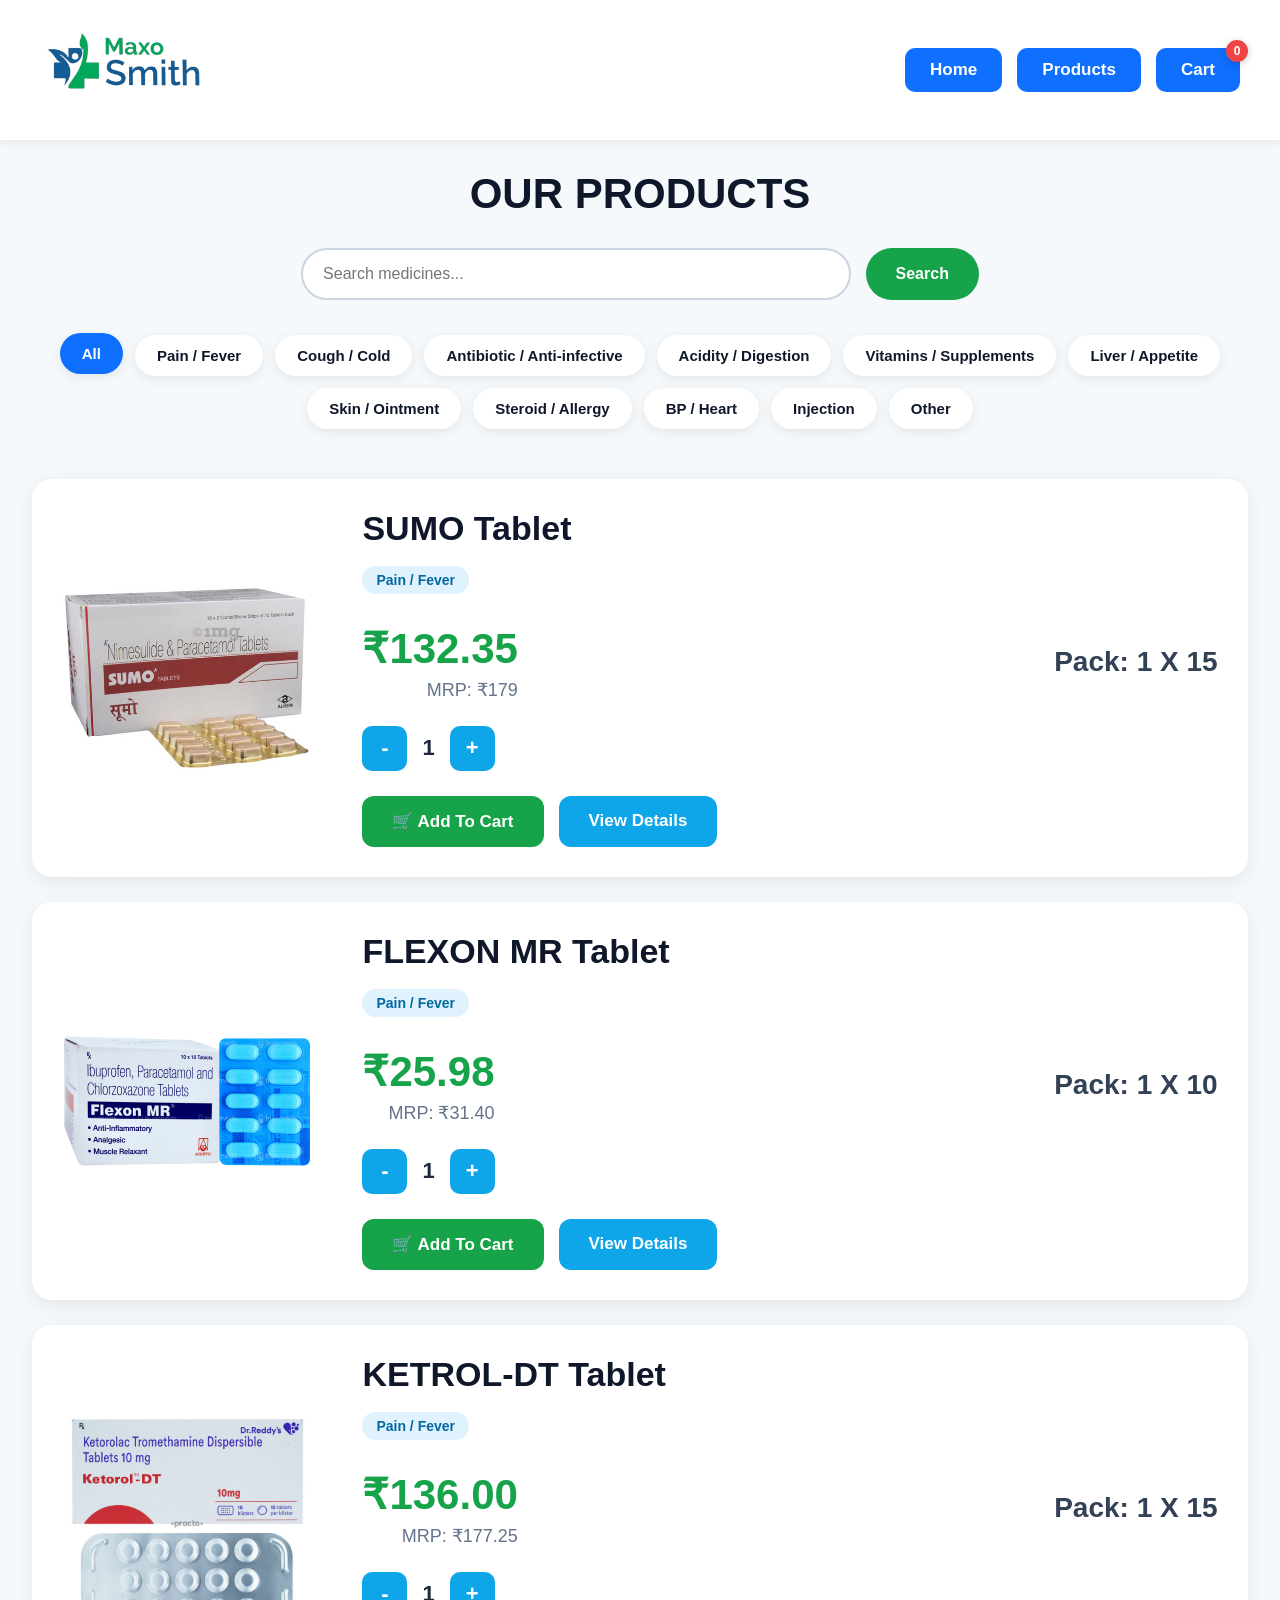
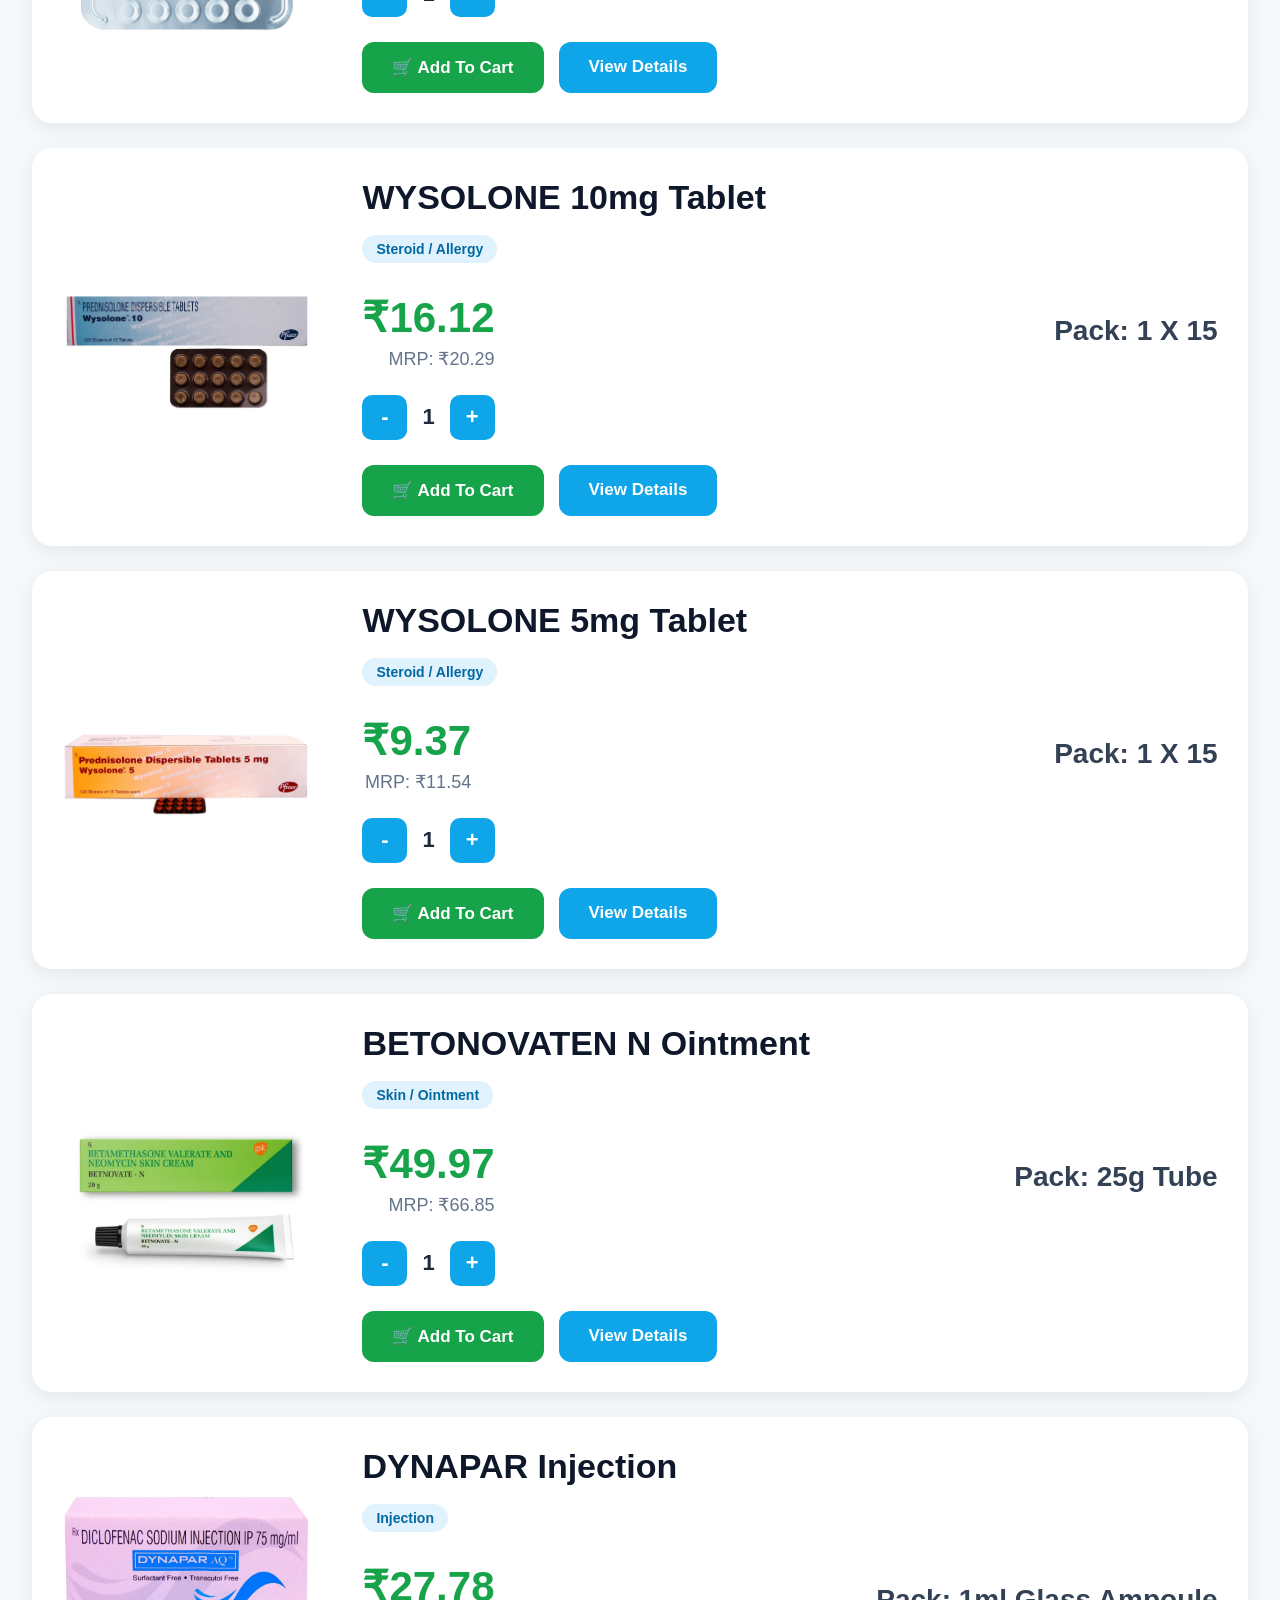
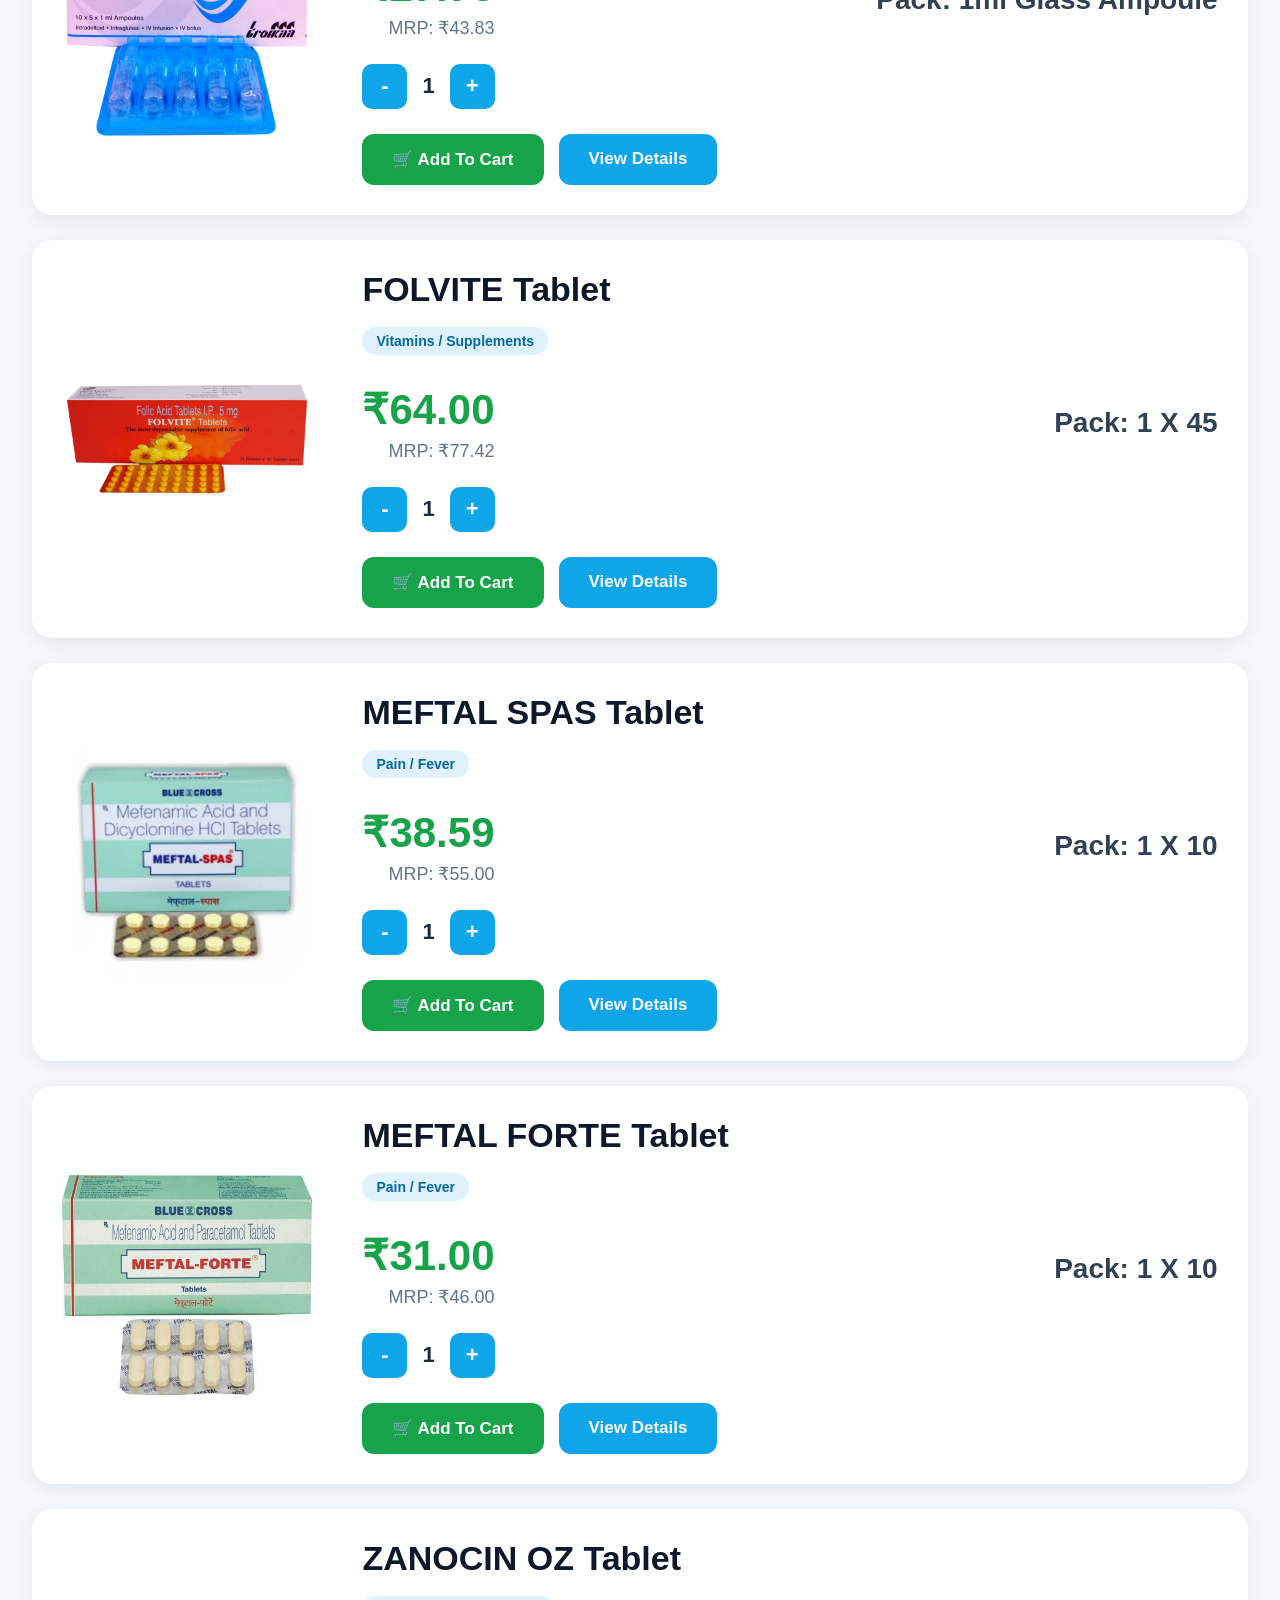
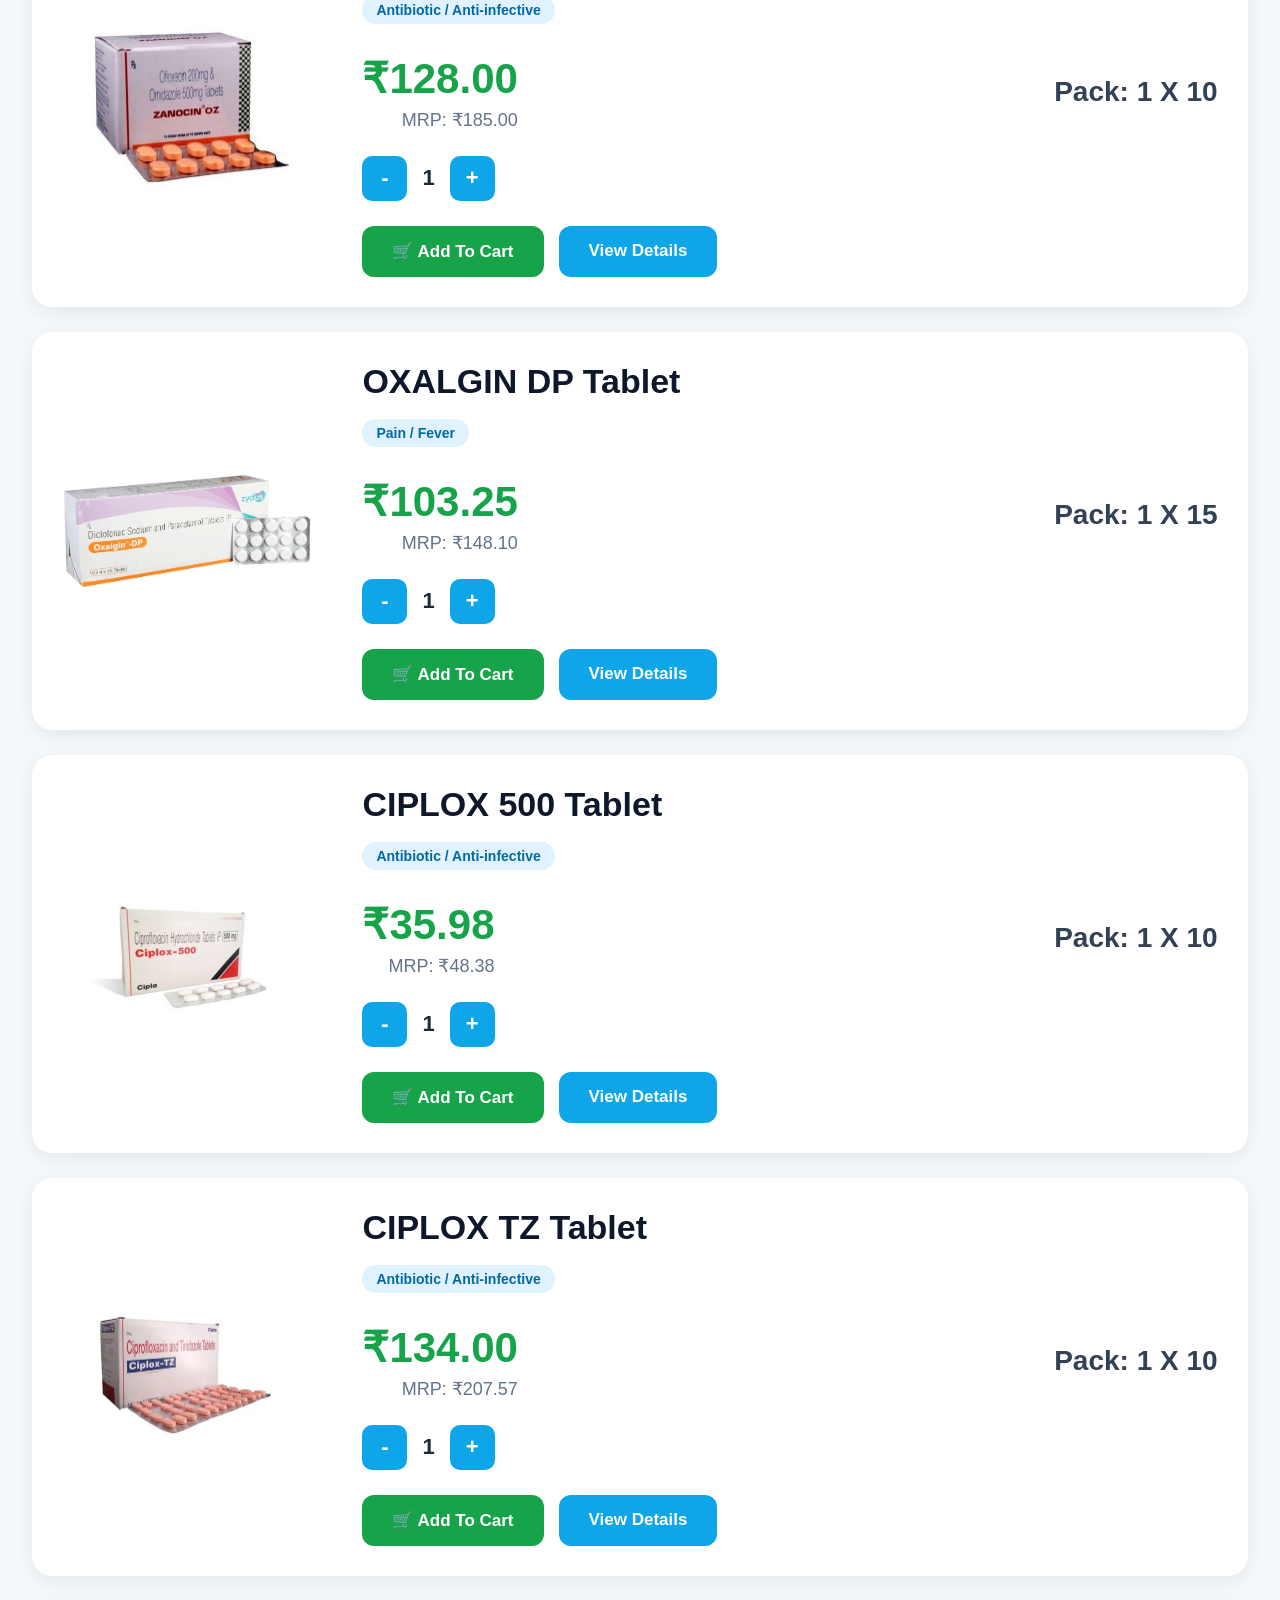
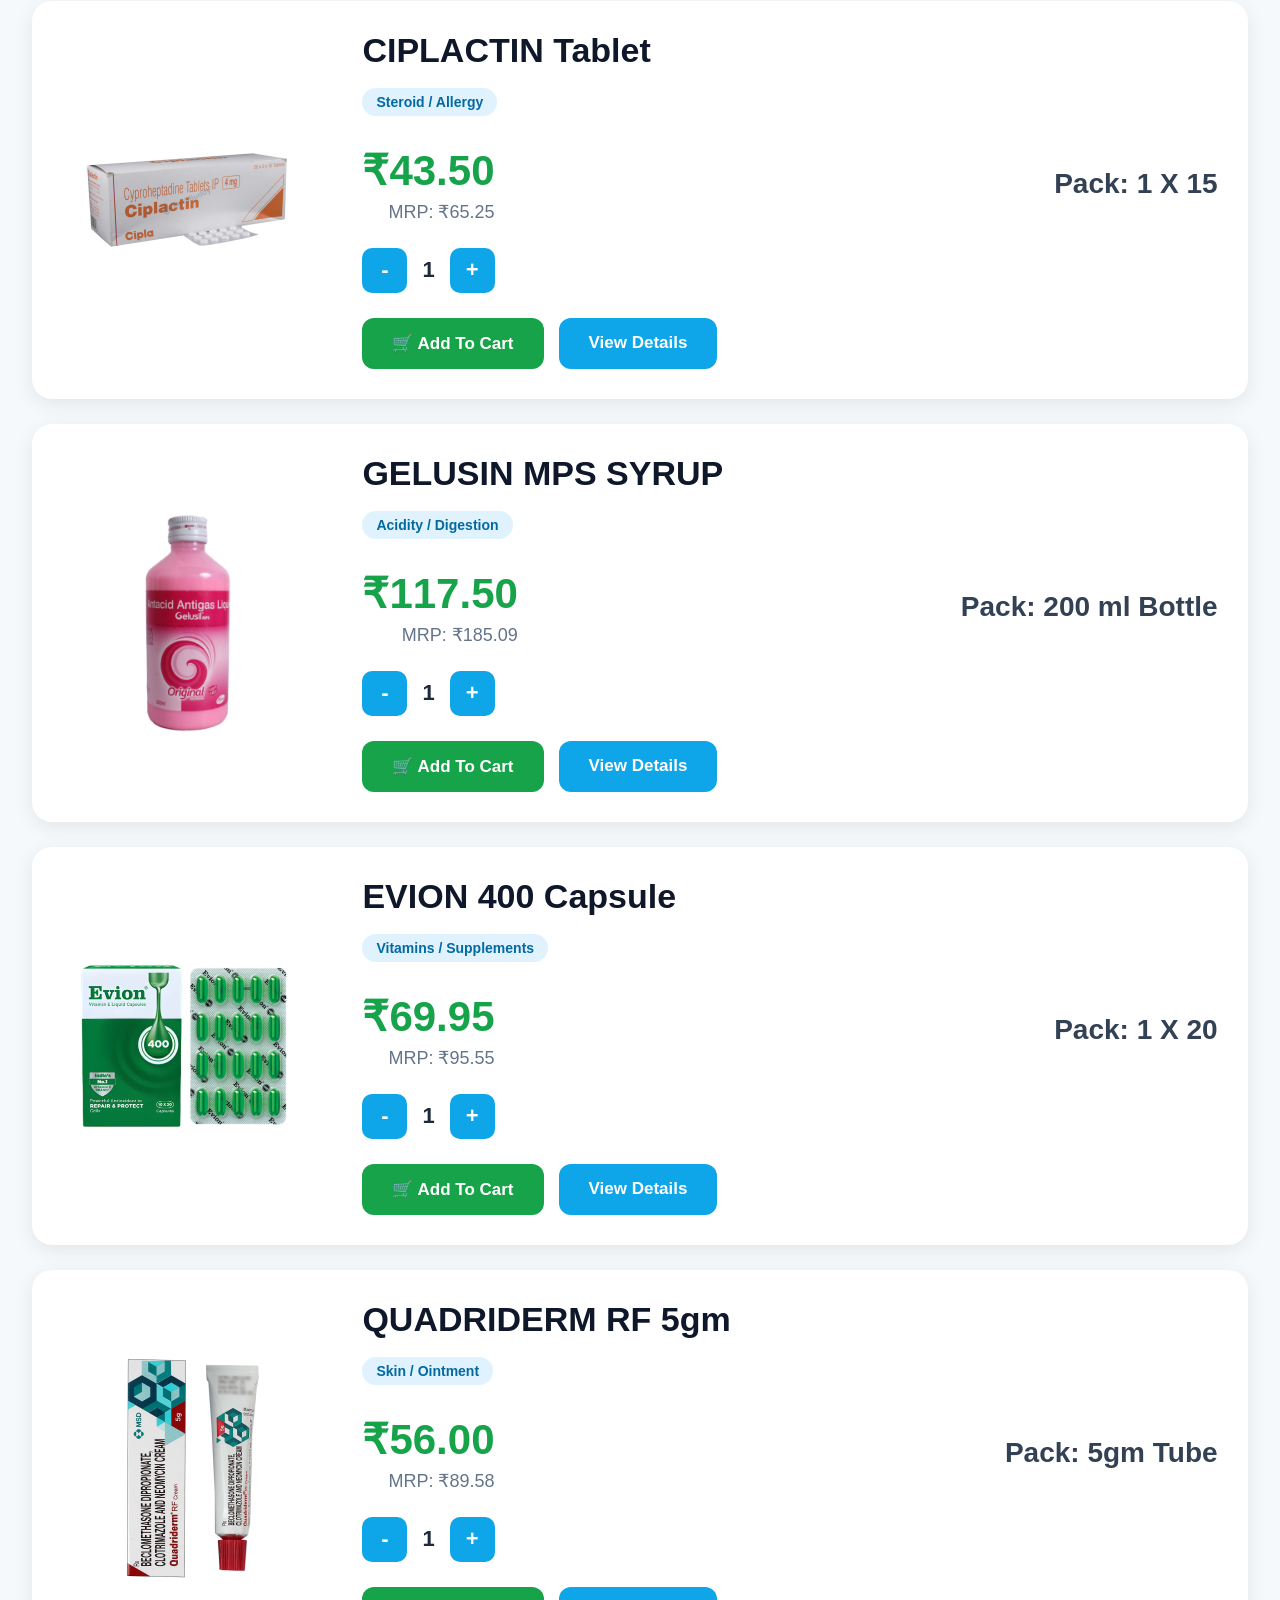
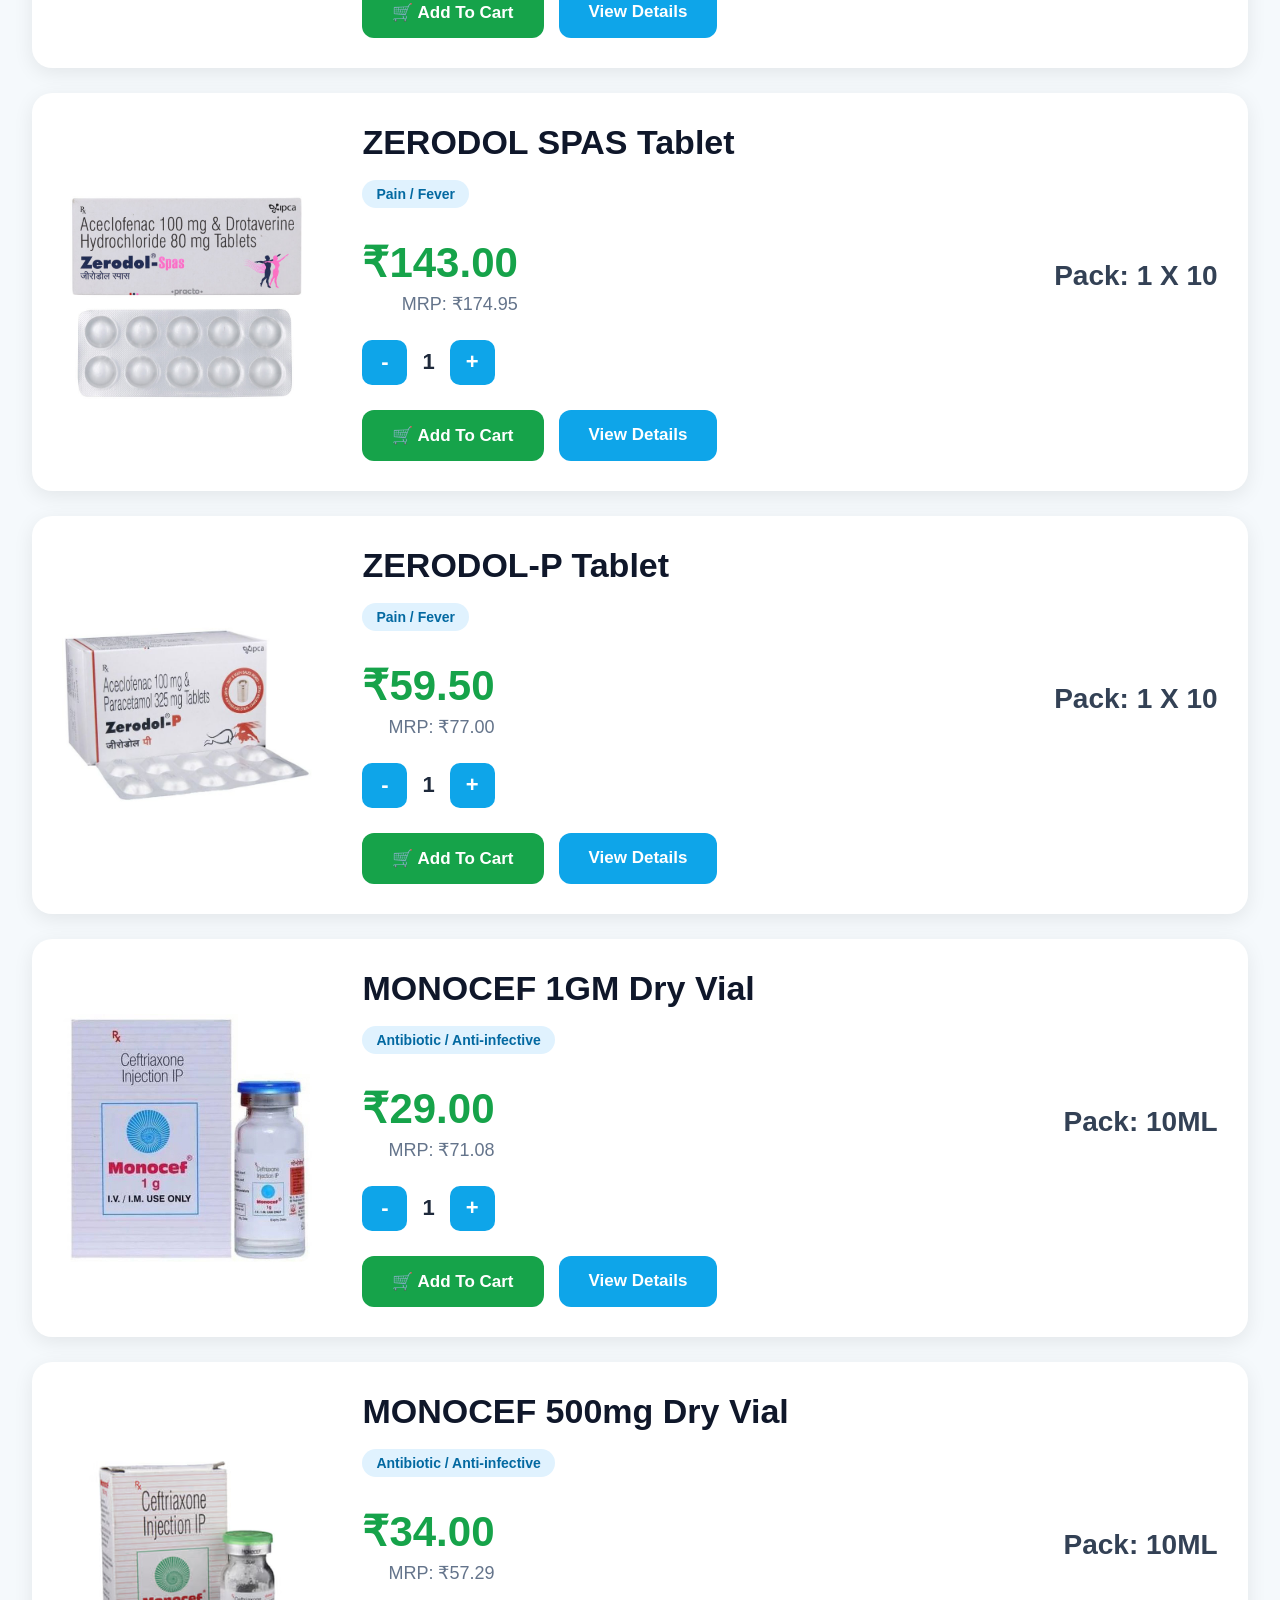
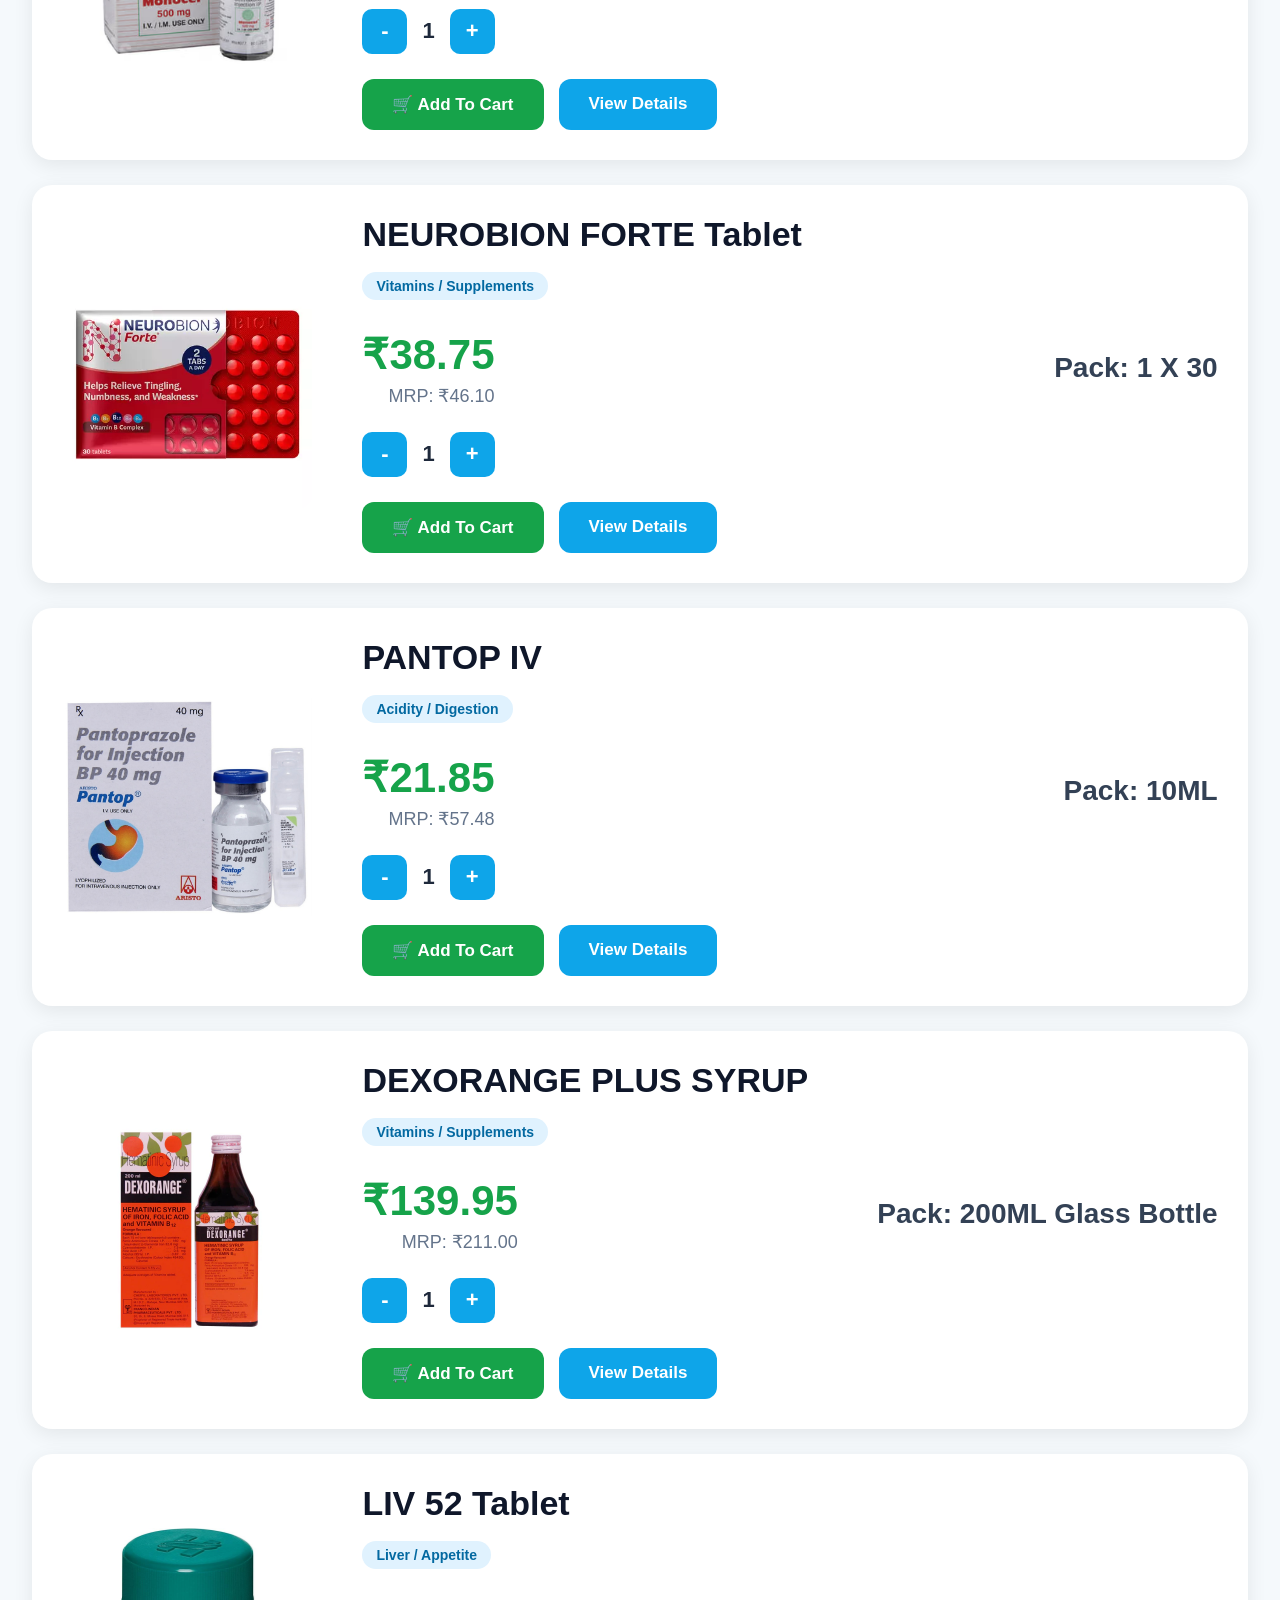
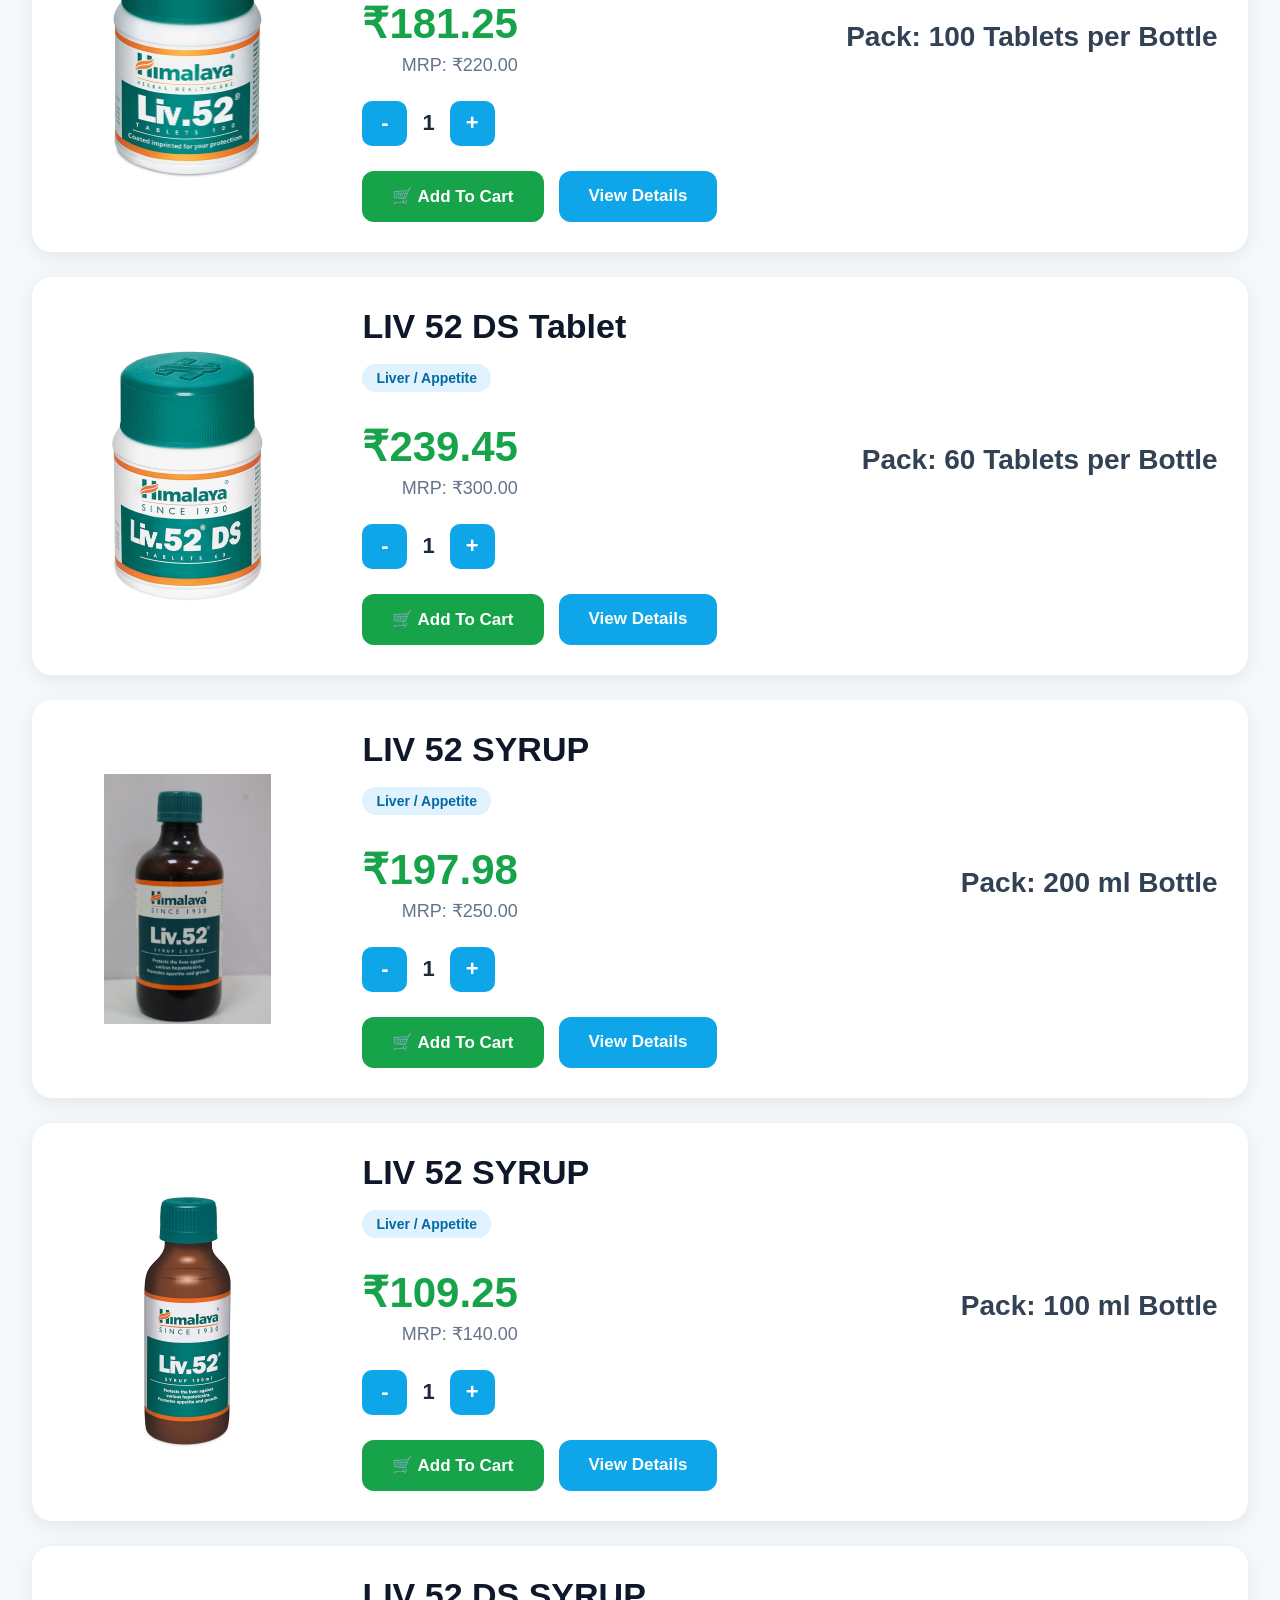
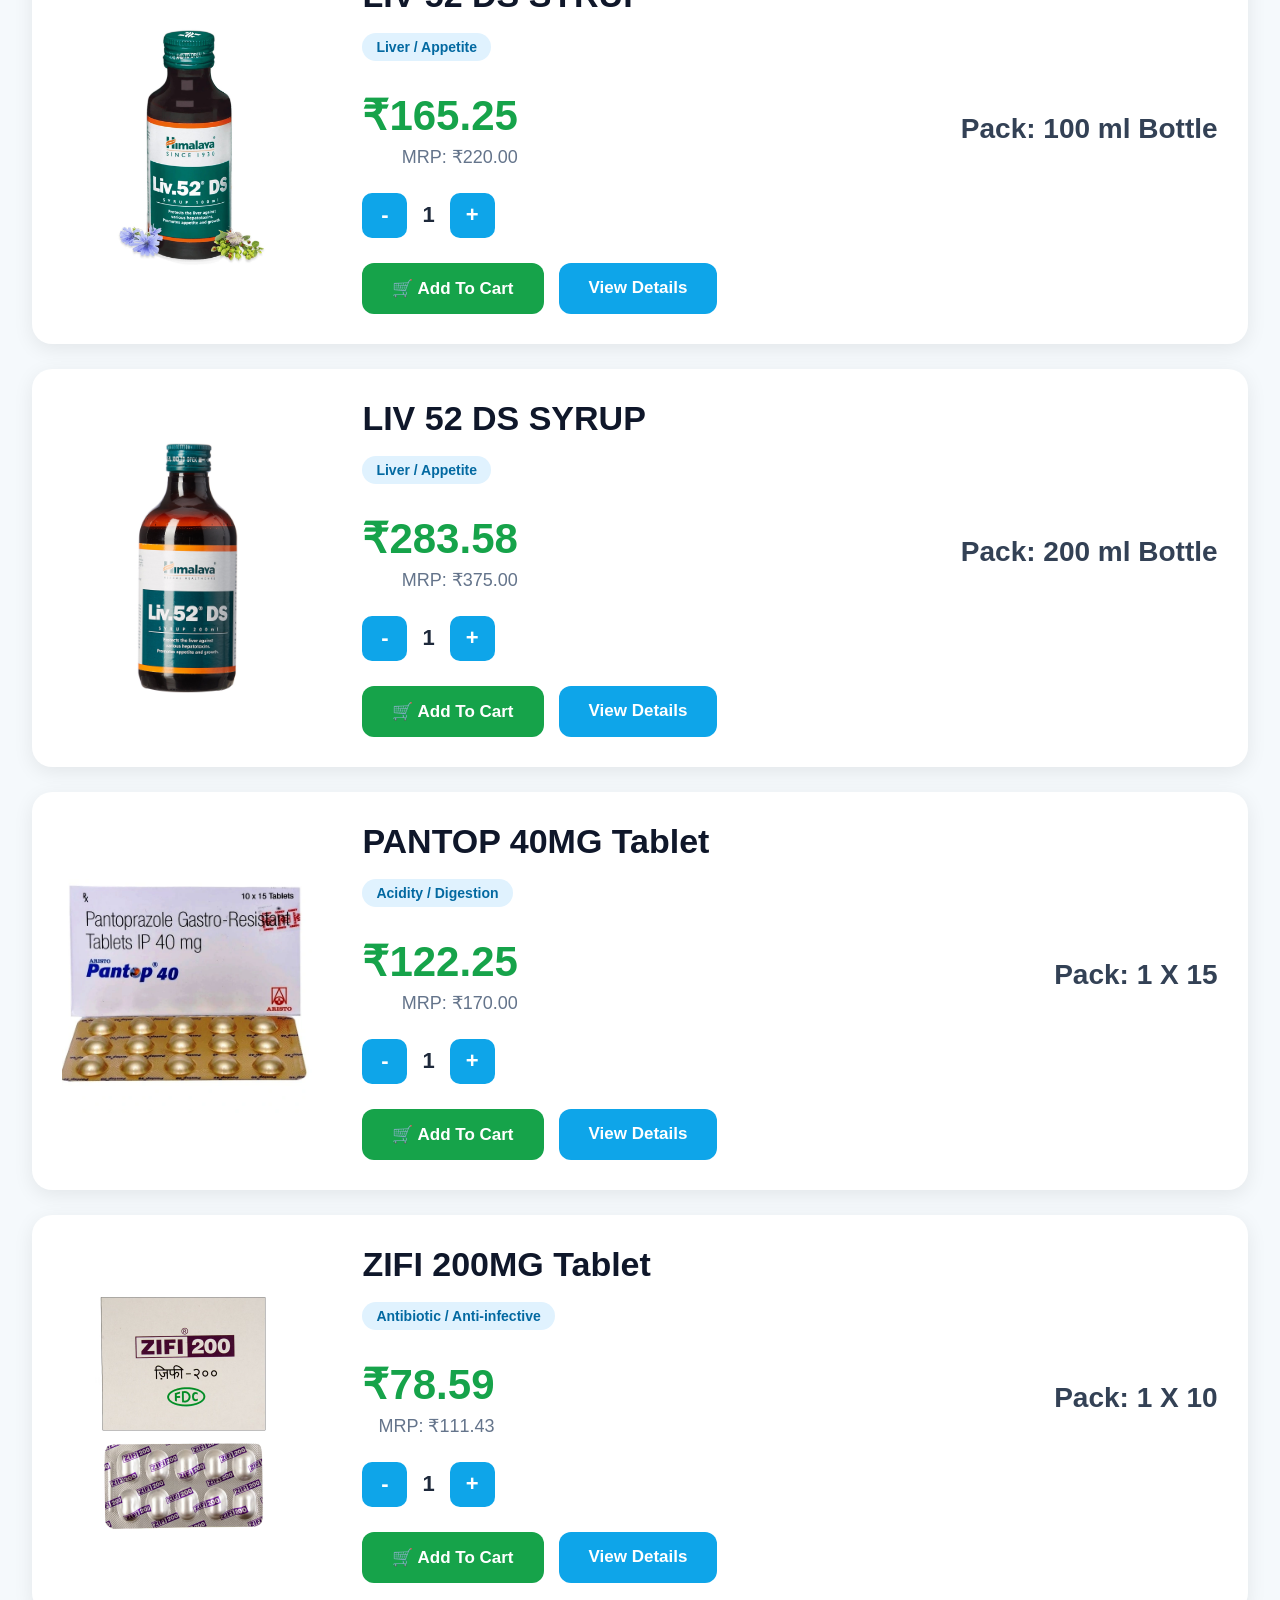
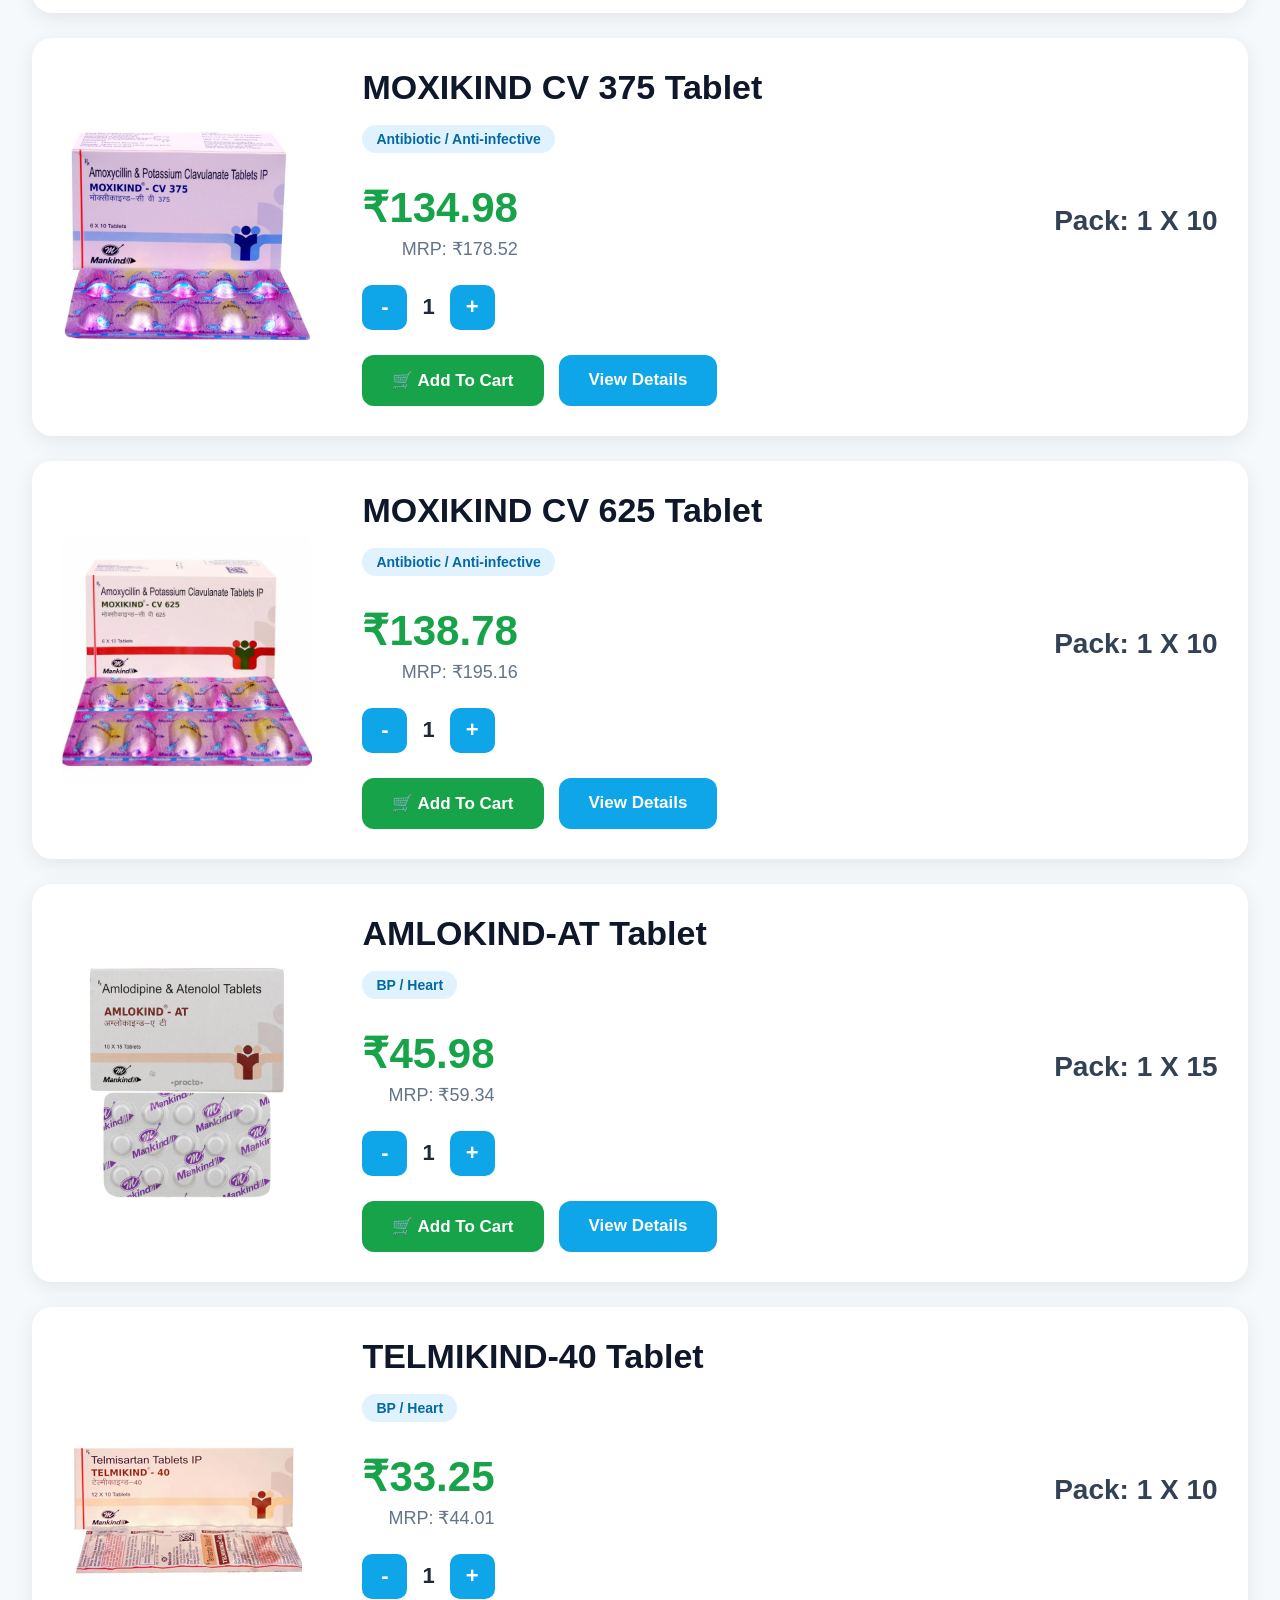
<file: HTML/Maxosmith website/payment.html>
<!DOCTYPE html>
<html>

<head>
    <title>Checkout - Maxosmith Health+</title>
    <link rel="stylesheet" href="payment.css">
</head>

<body>

<header>
    <img src="logo_removerbg.png" width="180" class="logo"
    onclick="window.location.href='homepage_maxo.html'">

    <nav>
        <button class="nav-btn" onclick="window.location.href='homepage_maxo.html'">Home</button>
        <button class="nav-btn" onclick="window.location.href='all_products.html'">Products</button>
        <button class="nav-btn" onclick="window.location.href='cart.html'">Cart</button>
    </nav>
</header>

<h1>Checkout</h1>

<div class="checkout-container">

    <div class="checkout-form">

        <h2>Delivery Details</h2>

        <label>Full Name</label>
        <input type="text" id="name" placeholder="Enter your full name">

        <label>Mobile Number</label>
        <input type="tel" id="mobile" placeholder="Enter mobile number">

        <label>Email Address</label>
        <input type="email" id="email" placeholder="Enter email address">

        <label>Full Address</label>
        <textarea id="address" placeholder="House no, street, area"></textarea>

        <label>Pincode</label>
        <input type="text" id="pincode" placeholder="Enter pincode" maxlength="6" oninput="autoFillByPincode()">

        <div class="row">

            <div>
                <label>State</label>
                <select id="state" onchange="loadDistricts()">
                    <option value="">Loading states...</option>
                </select>
            </div>

            <div>
                <label>District</label>
                <select id="district" disabled>
                    <option value="">Select District</option>
                </select>
            </div>

        </div>

        <h2>Payment Method</h2>

        <div class="payment-options">

            <label>
                <input type="radio" name="payment" value="Cash on Delivery" checked>
                Cash on Delivery
            </label>

            <label>
                <input type="radio" name="payment" value="UPI">
                UPI
            </label>

            <label>
                <input type="radio" name="payment" value="Card">
                Debit / Credit Card
            </label>

        </div>

        <button class="place-order-btn" onclick="placeOrder()">
            Place Order
        </button>

    </div>

    <div class="order-summary">

        <h2>Order Summary</h2>

        <div id="summary-items"></div>

        <hr>

        <p><b>Total MRP:</b> <span id="totalMRP">₹0.00</span></p>
        <p><b>Product Savings:</b> <span id="productSavings">₹0.00</span></p>
        <p><b>Extra Discount:</b> <span id="extraDiscount">₹0.00</span></p>
        <p class="green-line"><b>Total Discount:</b> <span id="totalDiscount">₹0.00</span></p>
        <p><b>Delivery Charges:</b> <span id="deliveryCharge">₹0.00</span></p>

        <hr>

        <p class="payable">
            <b>Amount Payable:</b>
            <span id="payable">₹0.00</span>
        </p>

    </div>

</div>

<div id="paymentPopup" class="payment-popup">

    <div class="payment-box">

        <span class="close-payment" onclick="closePaymentPopup()">
            &times;
        </span>

        <div id="paymentContent"></div>

    </div>

</div>

<script src="products.js"></script>

<script>

const cart =
JSON.parse(localStorage.getItem("cart")) || [];

let cartSummary =
JSON.parse(localStorage.getItem("cartSummary"));

let totalRate = 0;
let totalMRP = 0;

if(cart.length === 0){

    alert("Your cart is empty");

    window.location.href = "all_products.html";
}

cart.forEach(item => {

    const product =
    products.find(p => Number(p.id) === Number(item.id));

    if(product){

        const rate =
        Number(product.rate.replace("₹",""));

        const mrp =
        Number(product.MRP.replace("₹",""));

        totalRate += rate * item.quantity;
        totalMRP += mrp * item.quantity;

        document.getElementById("summary-items").innerHTML += `

            <div class="summary-product">
                <span>${product.name}</span>
                <small>Qty: ${item.quantity}</small>
                <b>₹${(rate * item.quantity).toFixed(2)}</b>
            </div>

        `;
    }

});

let productSavings = totalMRP - totalRate;
let deliveryCharge = totalRate < 1500 ? 80 : 0;
let extraDiscount = totalRate >= 2500 ? totalRate * 0.05 : 0;
let totalDiscount = productSavings + extraDiscount;
let finalAmount = totalRate + deliveryCharge - extraDiscount;

if(cartSummary){

    totalMRP = Number(cartSummary.totalMRP);
    totalRate = Number(cartSummary.productTotal);
    productSavings = Number(cartSummary.productSavings);
    deliveryCharge = Number(cartSummary.deliveryCharge);
    extraDiscount = Number(cartSummary.extraDiscount);
    totalDiscount = Number(cartSummary.totalDiscount || productSavings + extraDiscount);
    finalAmount = Number(cartSummary.finalAmount);
}

document.getElementById("totalMRP").innerHTML =
"₹" + totalMRP.toFixed(2);

document.getElementById("productSavings").innerHTML =
"₹" + productSavings.toFixed(2);

document.getElementById("extraDiscount").innerHTML =
"₹" + extraDiscount.toFixed(2);

document.getElementById("totalDiscount").innerHTML =
"₹" + totalDiscount.toFixed(2);

document.getElementById("deliveryCharge").innerHTML =
"₹" + deliveryCharge.toFixed(2);

document.getElementById("payable").innerHTML =
"₹" + finalAmount.toFixed(2);

/* PINCODE JSON SYSTEM */

let pincodeData = {};
let stateDistrictData = {};

function normalizeText(value){

    return String(value || "")
    .trim()
    .toLowerCase()
    .replace(/\b\w/g, char => char.toUpperCase());
}

function buildStateDistrictData(){

    stateDistrictData = {};

    Object.keys(pincodeData).forEach(pin => {

        const state =
        normalizeText(pincodeData[pin].state);

        const district =
        normalizeText(pincodeData[pin].district);

        if(state === "" || district === ""){
            return;
        }

        if(!stateDistrictData[state]){
            stateDistrictData[state] = [];
        }

        if(!stateDistrictData[state].includes(district)){
            stateDistrictData[state].push(district);
        }

    });

    Object.keys(stateDistrictData).forEach(state => {
        stateDistrictData[state].sort();
    });
}

function loadStates(){

    const stateSelect =
    document.getElementById("state");

    stateSelect.innerHTML =
    `<option value="">Select State</option>`;

    Object.keys(stateDistrictData)
    .sort()
    .forEach(state => {

        stateSelect.innerHTML += `

            <option value="${state}">
                ${state}
            </option>

        `;
    });
}

function loadDistricts(){

    const state =
    document.getElementById("state").value;

    const districtSelect =
    document.getElementById("district");

    districtSelect.innerHTML =
    `<option value="">Select District</option>`;

    if(state === "" || !stateDistrictData[state]){

        districtSelect.disabled = true;

        return;
    }

    stateDistrictData[state].forEach(district => {

        districtSelect.innerHTML += `

            <option value="${district}">
                ${district}
            </option>

        `;
    });

    districtSelect.disabled = false;
}

function autoFillByPincode(){

    const pincode =
    document.getElementById("pincode").value.trim();

    if(pincode.length !== 6){
        return;
    }

    if(Object.keys(pincodeData).length === 0){

        alert("Pincode database is still loading. Please try again in a second.");

        return;
    }

    if(pincodeData[pincode]){

        const state =
        normalizeText(pincodeData[pincode].state);

        const district =
        normalizeText(pincodeData[pincode].district);

        document.getElementById("state").value =
        state;

        loadDistricts();

        document.getElementById("district").value =
        district;

    }else{

        alert("Pincode not found. Please select State and District manually.");
    }
}

fetch("pincode.json")
.then(response => response.json())
.then(data => {

    pincodeData = data;

    buildStateDistrictData();

    loadStates();

})
.catch(error => {

    alert("Pincode database could not be loaded. Please use Live Server and keep pincode.json in the same folder.");

    document.getElementById("state").innerHTML =
    `<option value="">Pincode data not loaded</option>`;
});

/* ORDER */

function placeOrder(){

    const name =
    document.getElementById("name").value.trim();

    const mobile =
    document.getElementById("mobile").value.trim();

    const email =
    document.getElementById("email").value.trim();

    const address =
    document.getElementById("address").value.trim();

    const state =
    document.getElementById("state").value.trim();

    const district =
    document.getElementById("district").value.trim();

    const pincode =
    document.getElementById("pincode").value.trim();

    const payment =
    document.querySelector('input[name="payment"]:checked').value;

    if(
        name === "" ||
        mobile === "" ||
        address === "" ||
        state === "" ||
        district === "" ||
        pincode === ""
    ){

        alert("Please fill all required delivery details.");

        return;
    }

    if(mobile.length < 10){

        alert("Please enter a valid mobile number.");

        return;
    }

    if(
        payment === "Cash on Delivery" &&
        finalAmount > 2500
    ){

        alert("COD is available only for orders up to ₹2500. Please choose UPI or Card payment.");

        return;
    }

    if(payment === "Cash on Delivery"){

        saveOrder("Cash on Delivery");

    }else{

        openPaymentPopup(payment);
    }
}

function openPaymentPopup(payment){

    const popup =
    document.getElementById("paymentPopup");

    const content =
    document.getElementById("paymentContent");

    if(payment === "UPI"){

        content.innerHTML = `

            <h2>Scan & Pay</h2>

            <p class="payment-note">
                Scan this QR code to complete UPI payment.
            </p>

            <a href="https://www.youtube.com/watch?v=dQw4w9WgXcQ&list=RDdQw4w9WgXcQ&start_radio=1"
               target="_blank">

                <div class="fake-qr">
                    QR
                </div>

            </a>

            <p class="amount-text">
                Amount: ₹${finalAmount.toFixed(2)}
            </p>

            <button class="confirm-pay-btn"
            onclick="saveOrder('UPI')">
                I Have Paid
            </button>

        `;
    }

    if(payment === "Card"){

        content.innerHTML = `

            <h2>Card Payment</h2>

            <label>Card Holder Name</label>
            <input type="text" id="cardName" placeholder="Name on card">

            <label>Card Number</label>
            <input type="text" id="cardNumber" placeholder="1234 5678 9012 3456" maxlength="19">

            <div class="card-row">

                <div>
                    <label>Expiry</label>
                    <input type="text" id="expiry" placeholder="MM/YY" maxlength="5">
                </div>

                <div>
                    <label>CVV</label>
                    <input type="password" id="cvv" placeholder="CVV" maxlength="3">
                </div>

            </div>

            <p class="amount-text">
                Amount: ₹${finalAmount.toFixed(2)}
            </p>

            <button class="confirm-pay-btn"
            onclick="validateCardPayment()">
                Pay Now
            </button>

        `;
    }

    popup.style.display = "flex";
}

function closePaymentPopup(){

    document.getElementById("paymentPopup").style.display =
    "none";
}

function validateCardPayment(){

    const cardName =
    document.getElementById("cardName").value.trim();

    const cardNumber =
    document.getElementById("cardNumber").value.trim();

    const expiry =
    document.getElementById("expiry").value.trim();

    const cvv =
    document.getElementById("cvv").value.trim();

    if(
        cardName === "" ||
        cardNumber === "" ||
        expiry === "" ||
        cvv === ""
    ){

        alert("Please fill all card details.");

        return;
    }

    if(cardNumber.length < 12){

        alert("Please enter a valid card number.");

        return;
    }

    if(cvv.length !== 3){

        alert("Please enter valid CVV.");

        return;
    }

    saveOrder("Card");
}

function saveOrder(payment){

    const order = {

        customerName:
        document.getElementById("name").value.trim(),

        mobile:
        document.getElementById("mobile").value.trim(),

        email:
        document.getElementById("email").value.trim(),

        address:
        document.getElementById("address").value.trim(),

        state:
        document.getElementById("state").value.trim(),

        district:
        document.getElementById("district").value.trim(),

        pincode:
        document.getElementById("pincode").value.trim(),

        paymentMethod:
        payment,

        cart:
        cart,

        totalMRP:
        totalMRP.toFixed(2),

        productTotal:
        totalRate.toFixed(2),

        productSavings:
        productSavings.toFixed(2),

        deliveryCharge:
        deliveryCharge.toFixed(2),

        extraDiscount:
        extraDiscount.toFixed(2),

        totalDiscount:
        totalDiscount.toFixed(2),

        amount:
        finalAmount.toFixed(2),

        orderDate:
        new Date().toLocaleString()
    };

    localStorage.setItem(
        "lastOrder",
        JSON.stringify(order)
    );

    localStorage.removeItem("cart");

    localStorage.removeItem("cartSummary");

    alert("Order placed successfully!");

    window.location.href =
    "homepage_maxo.html";
}

</script>

</body>

</html>
</file>
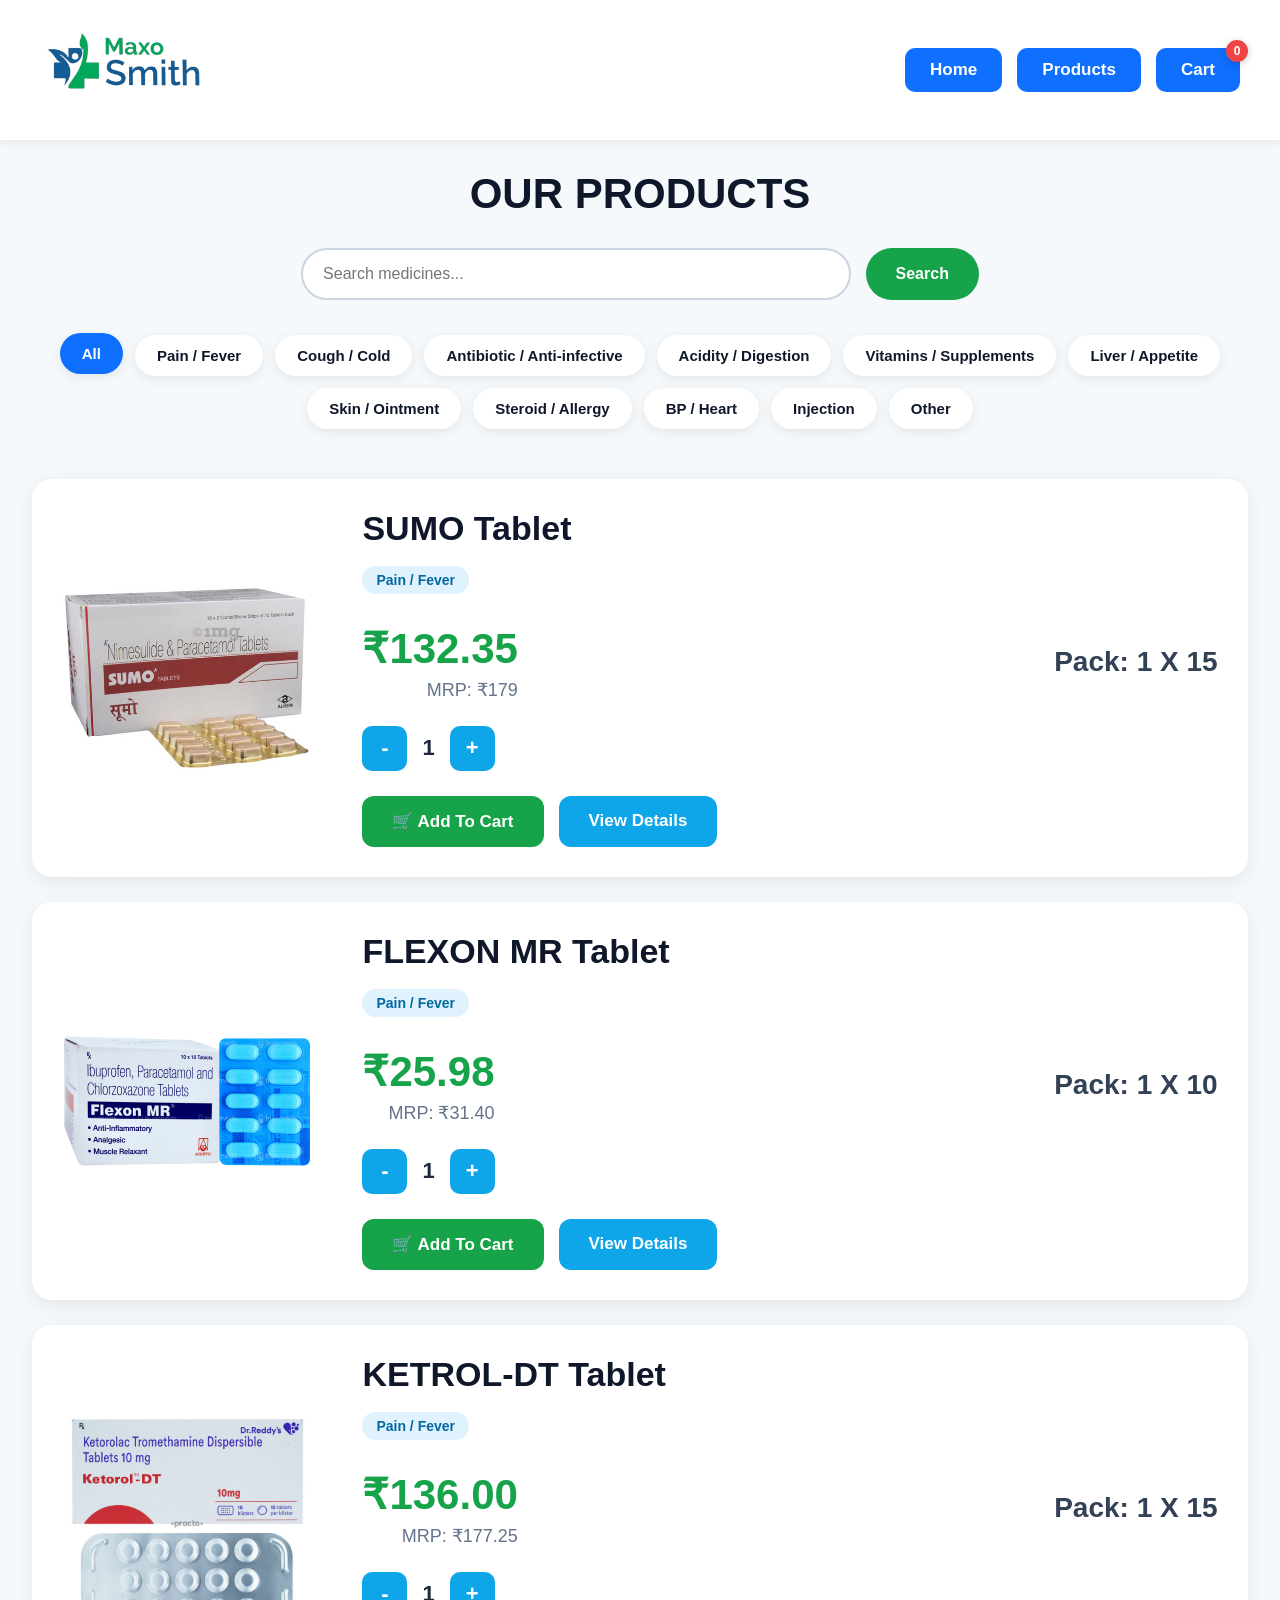
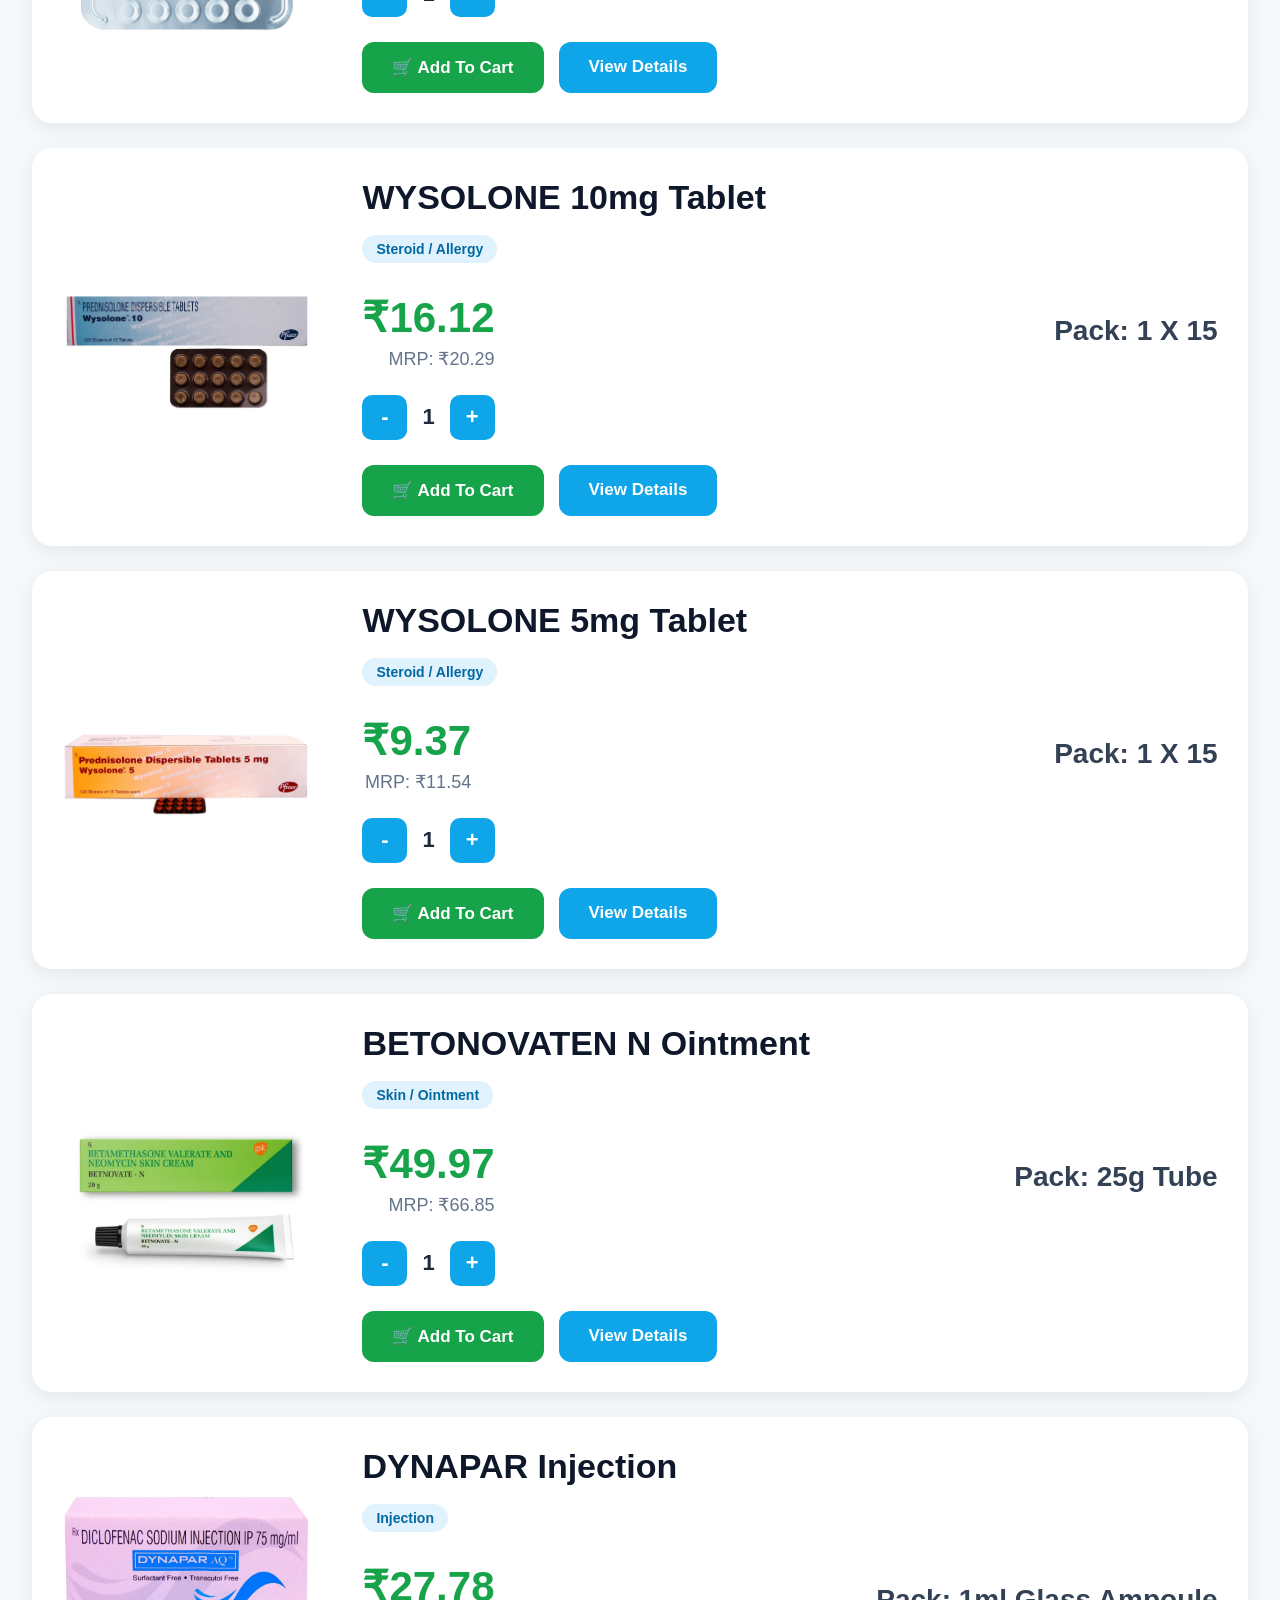
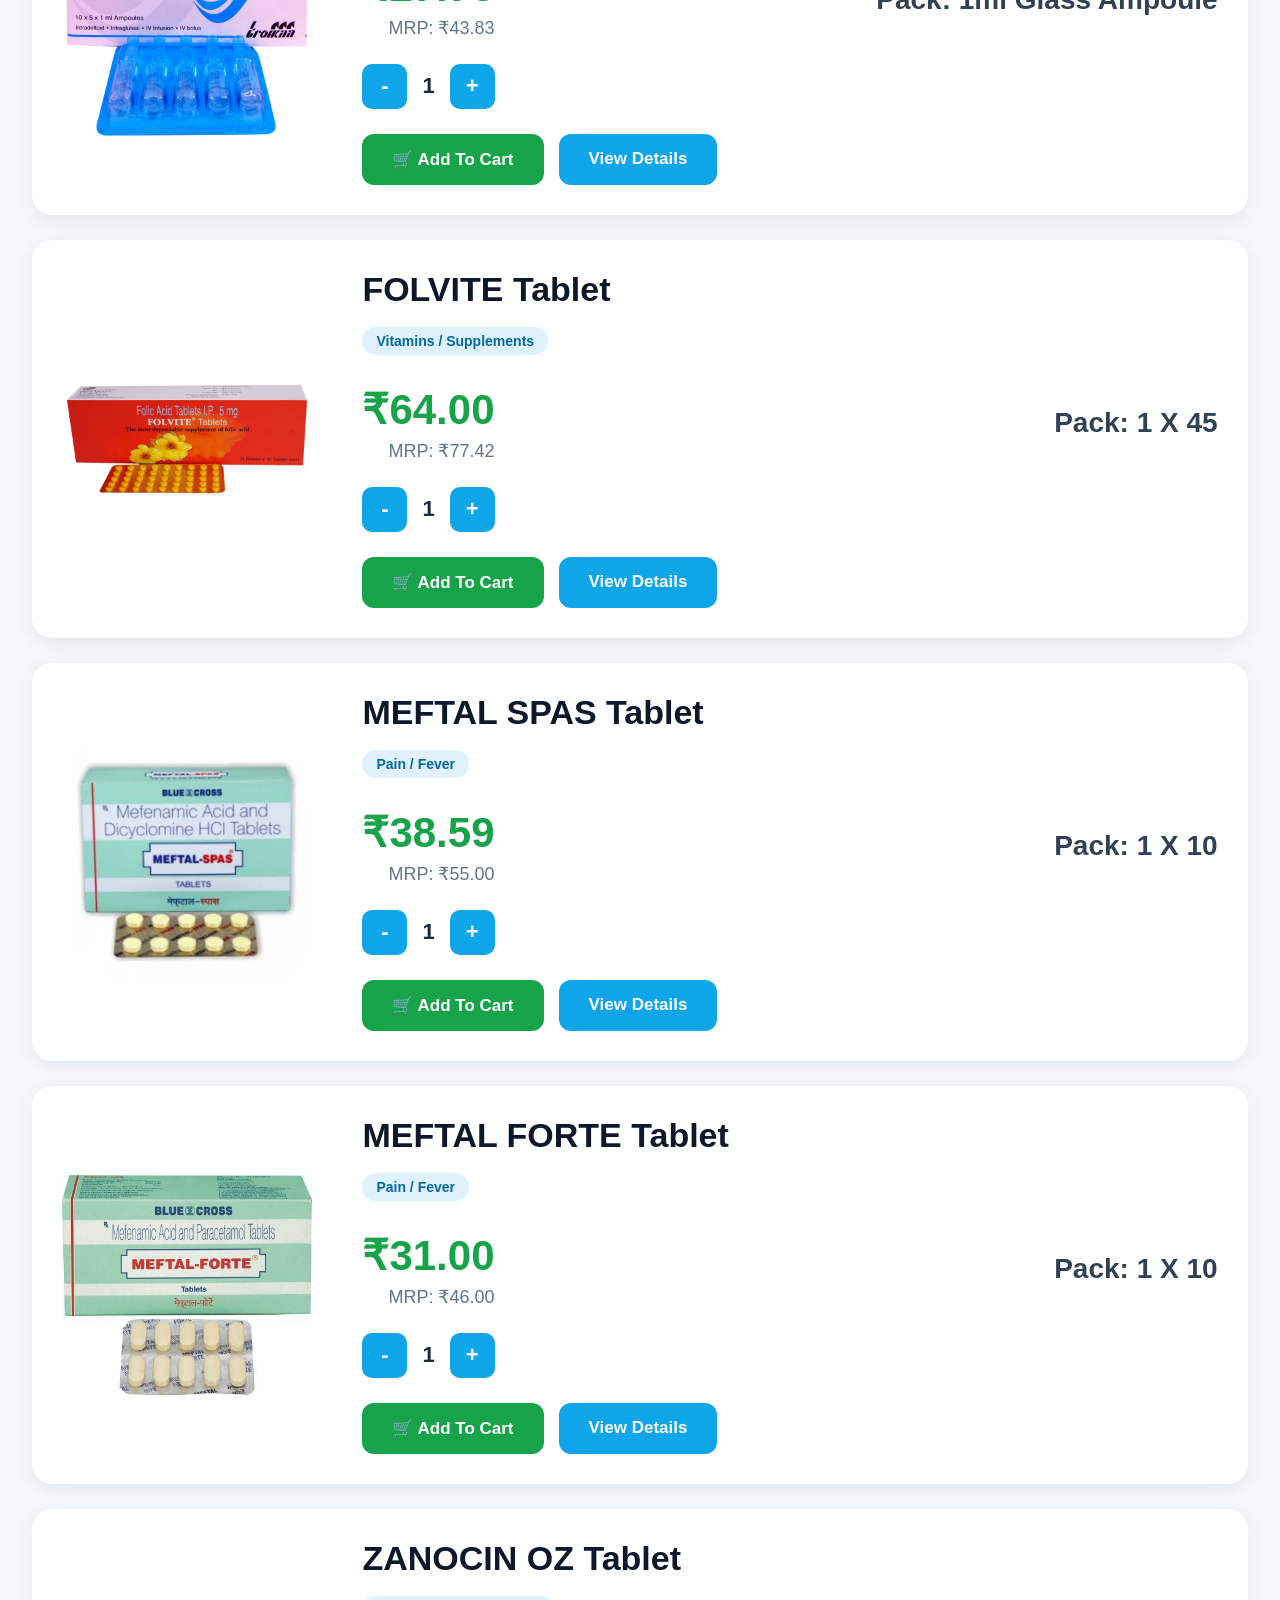
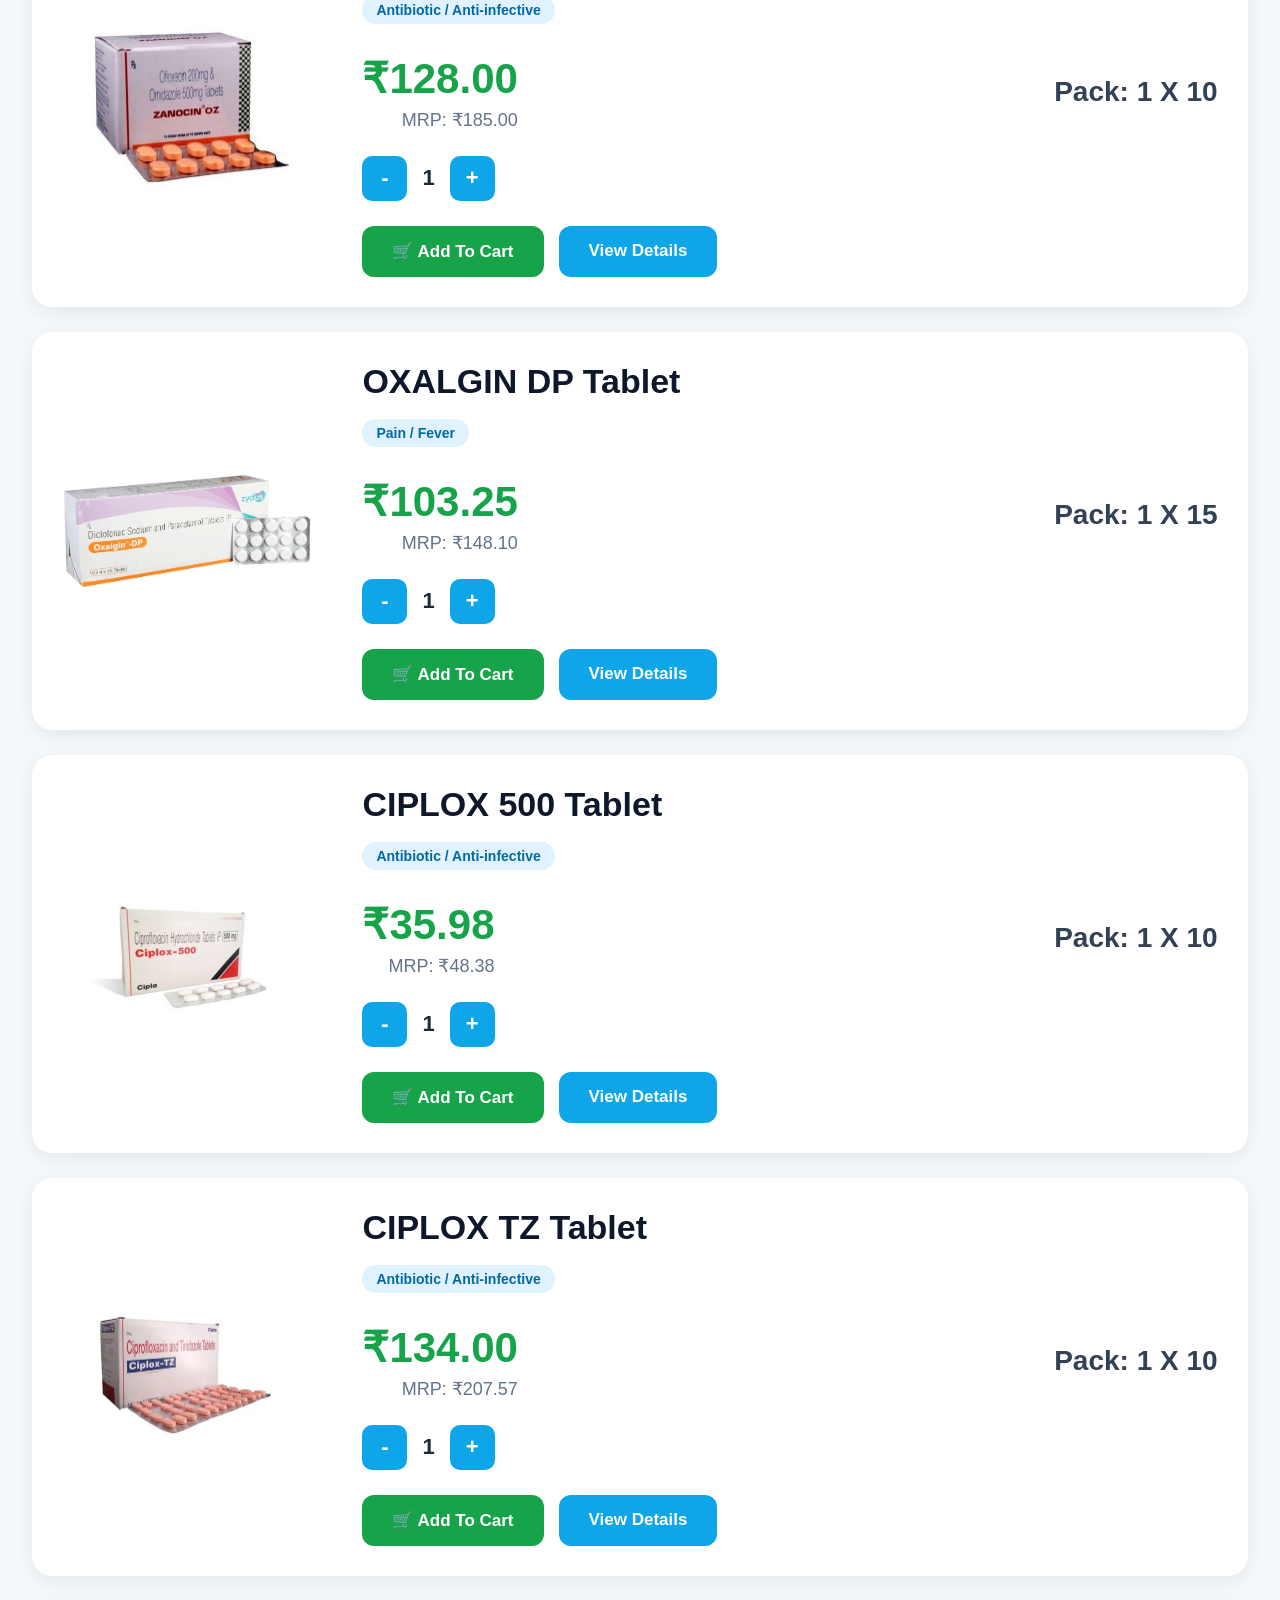
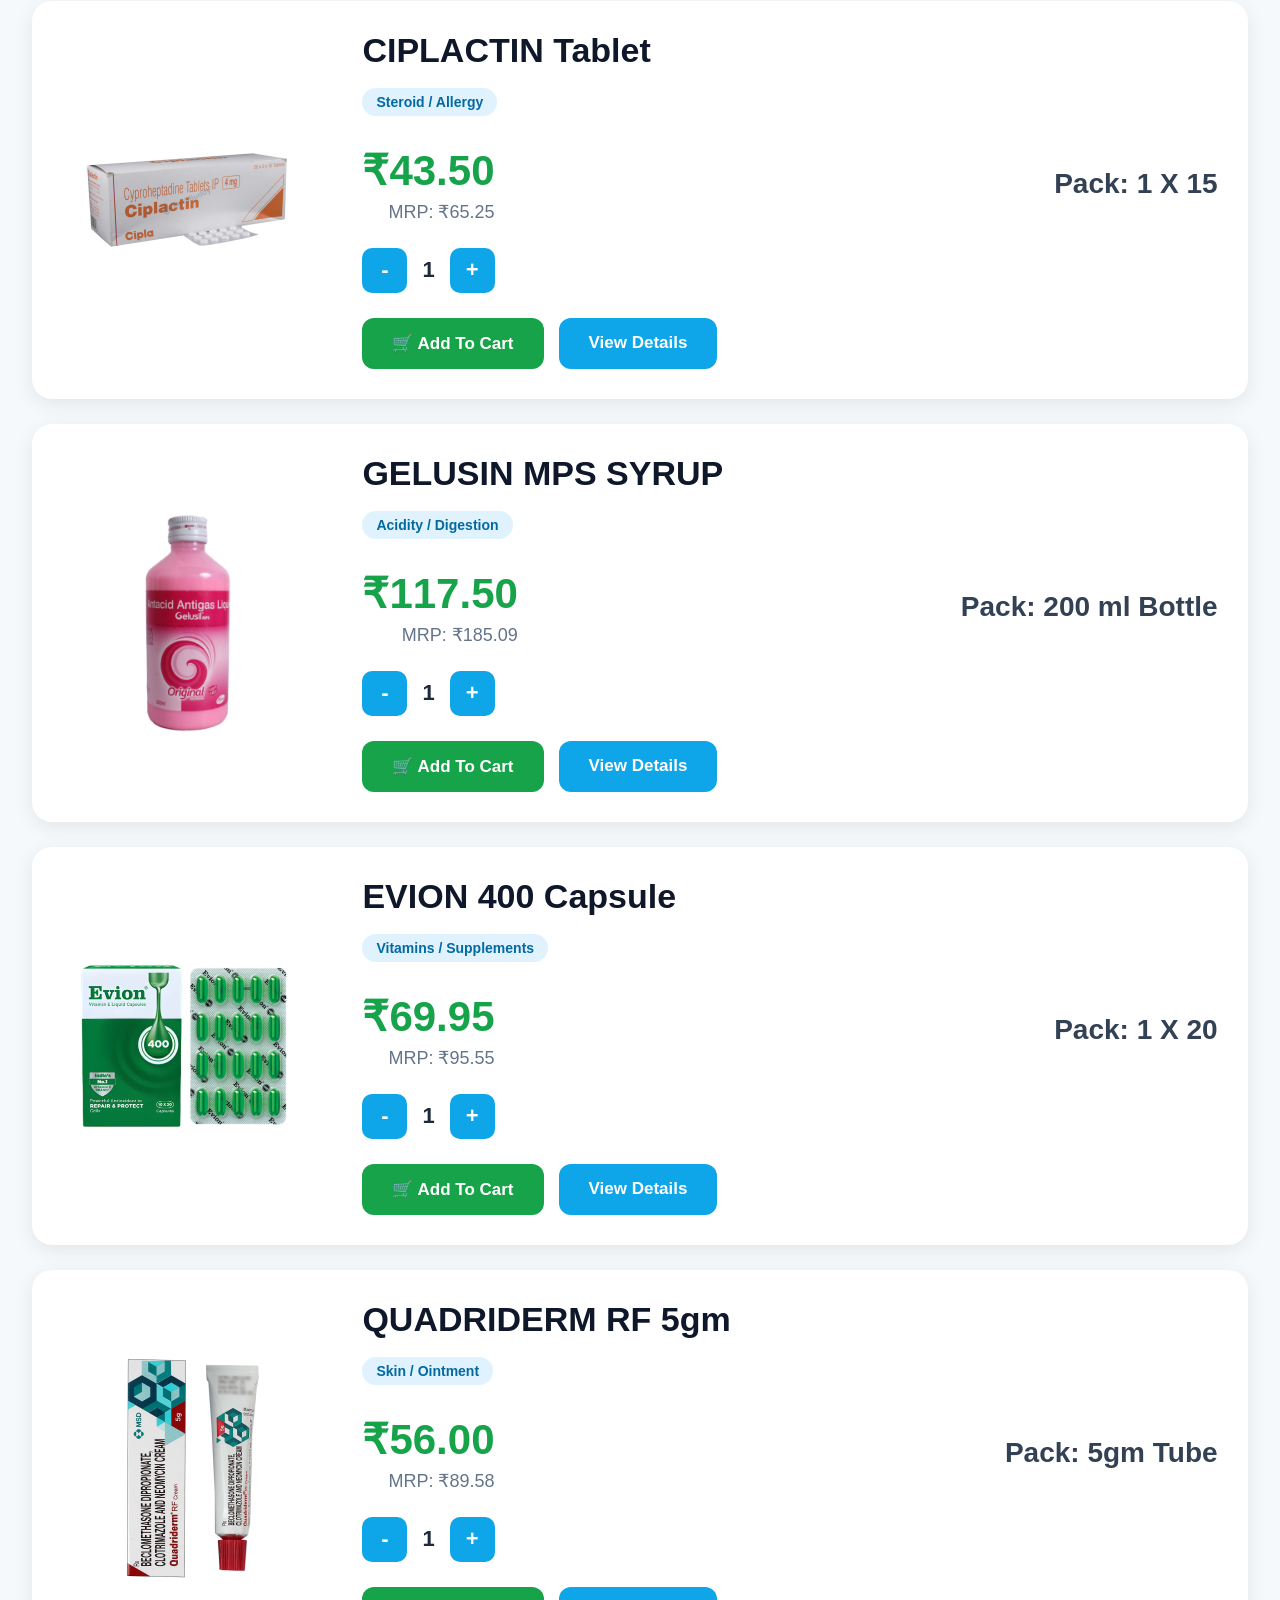
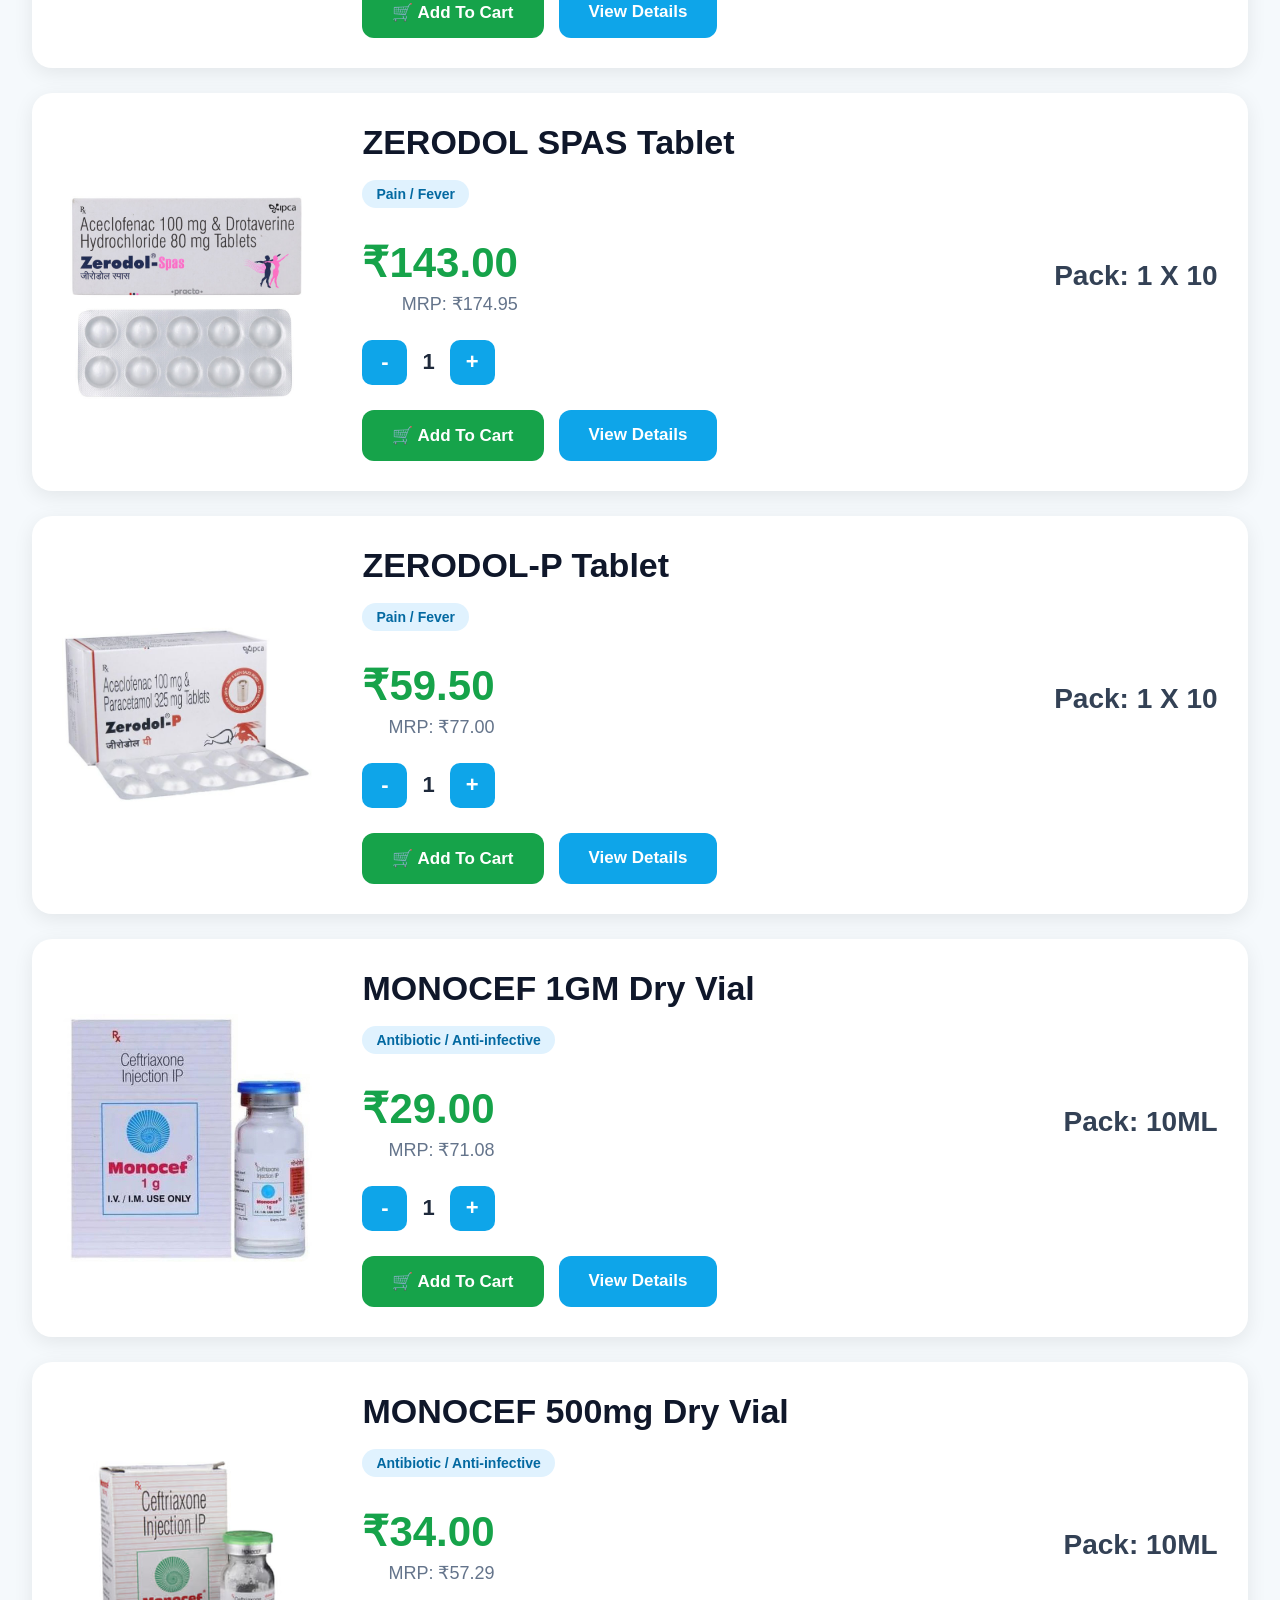
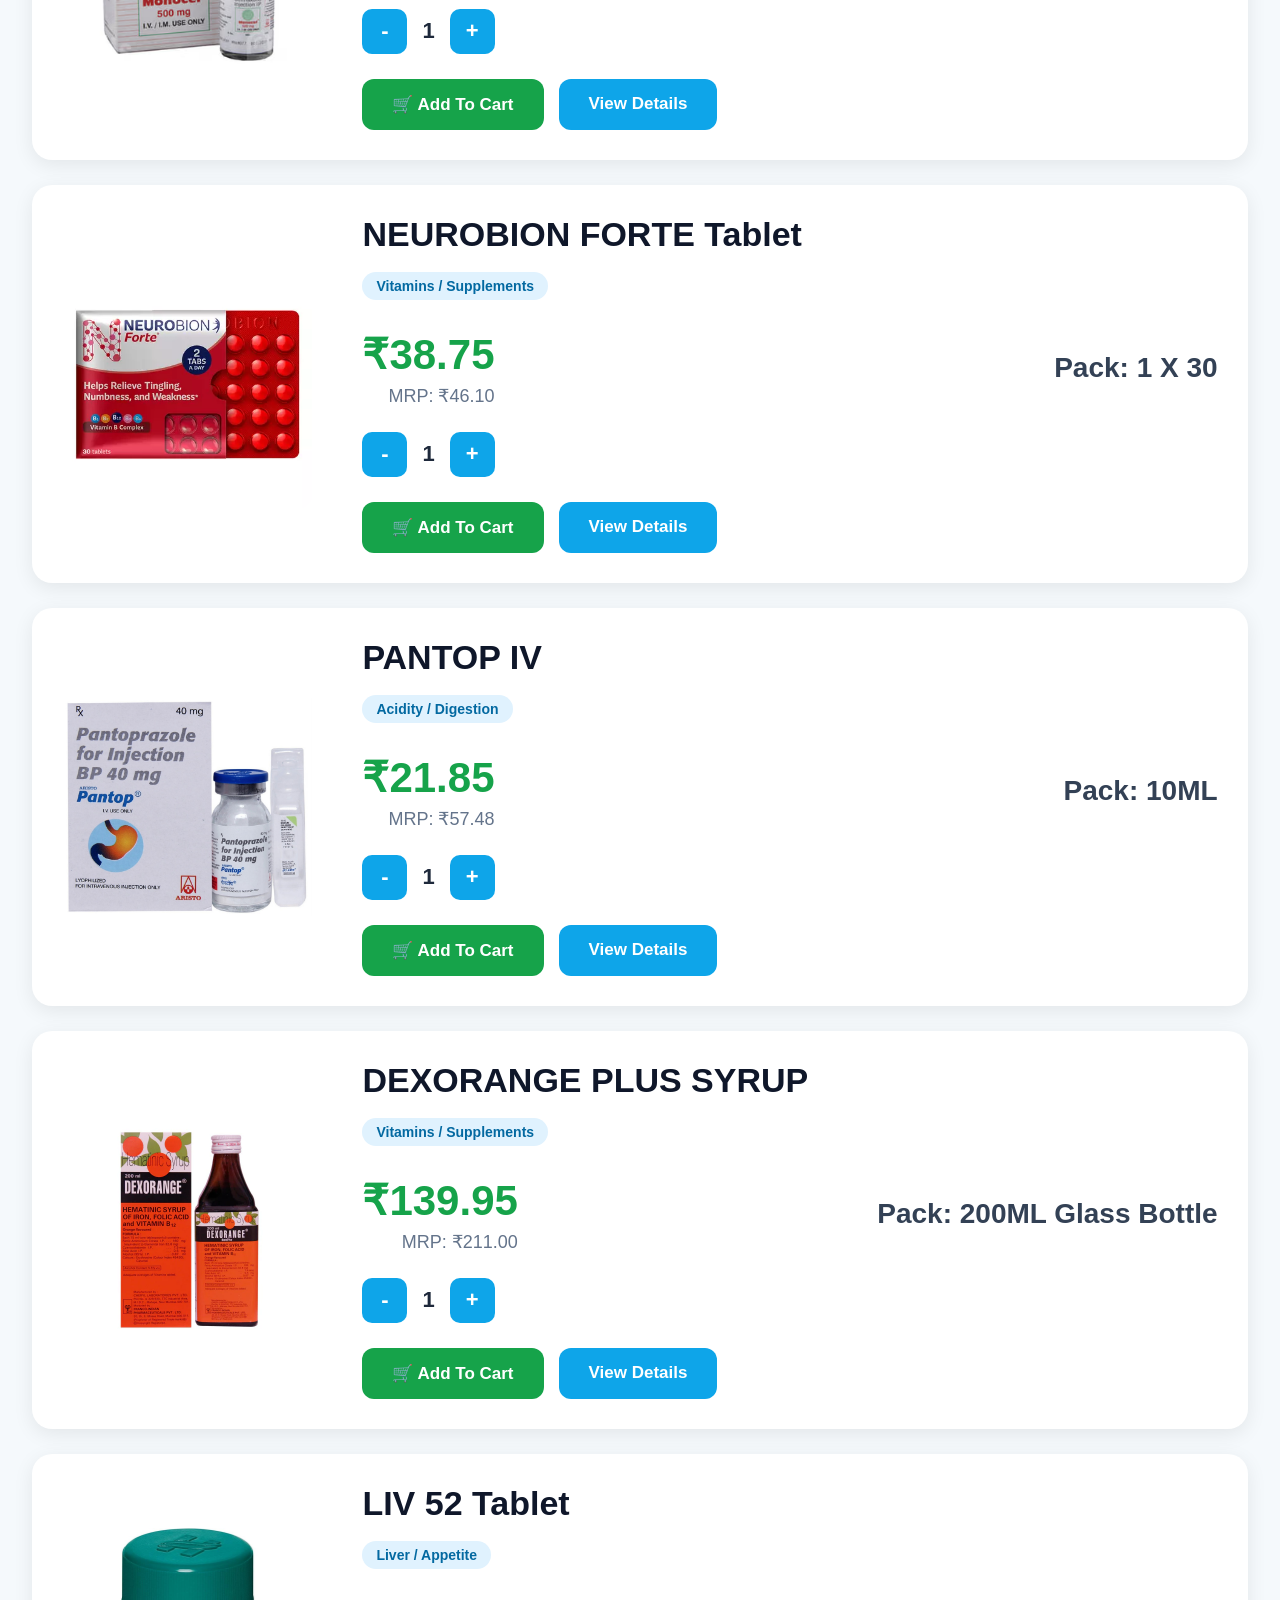
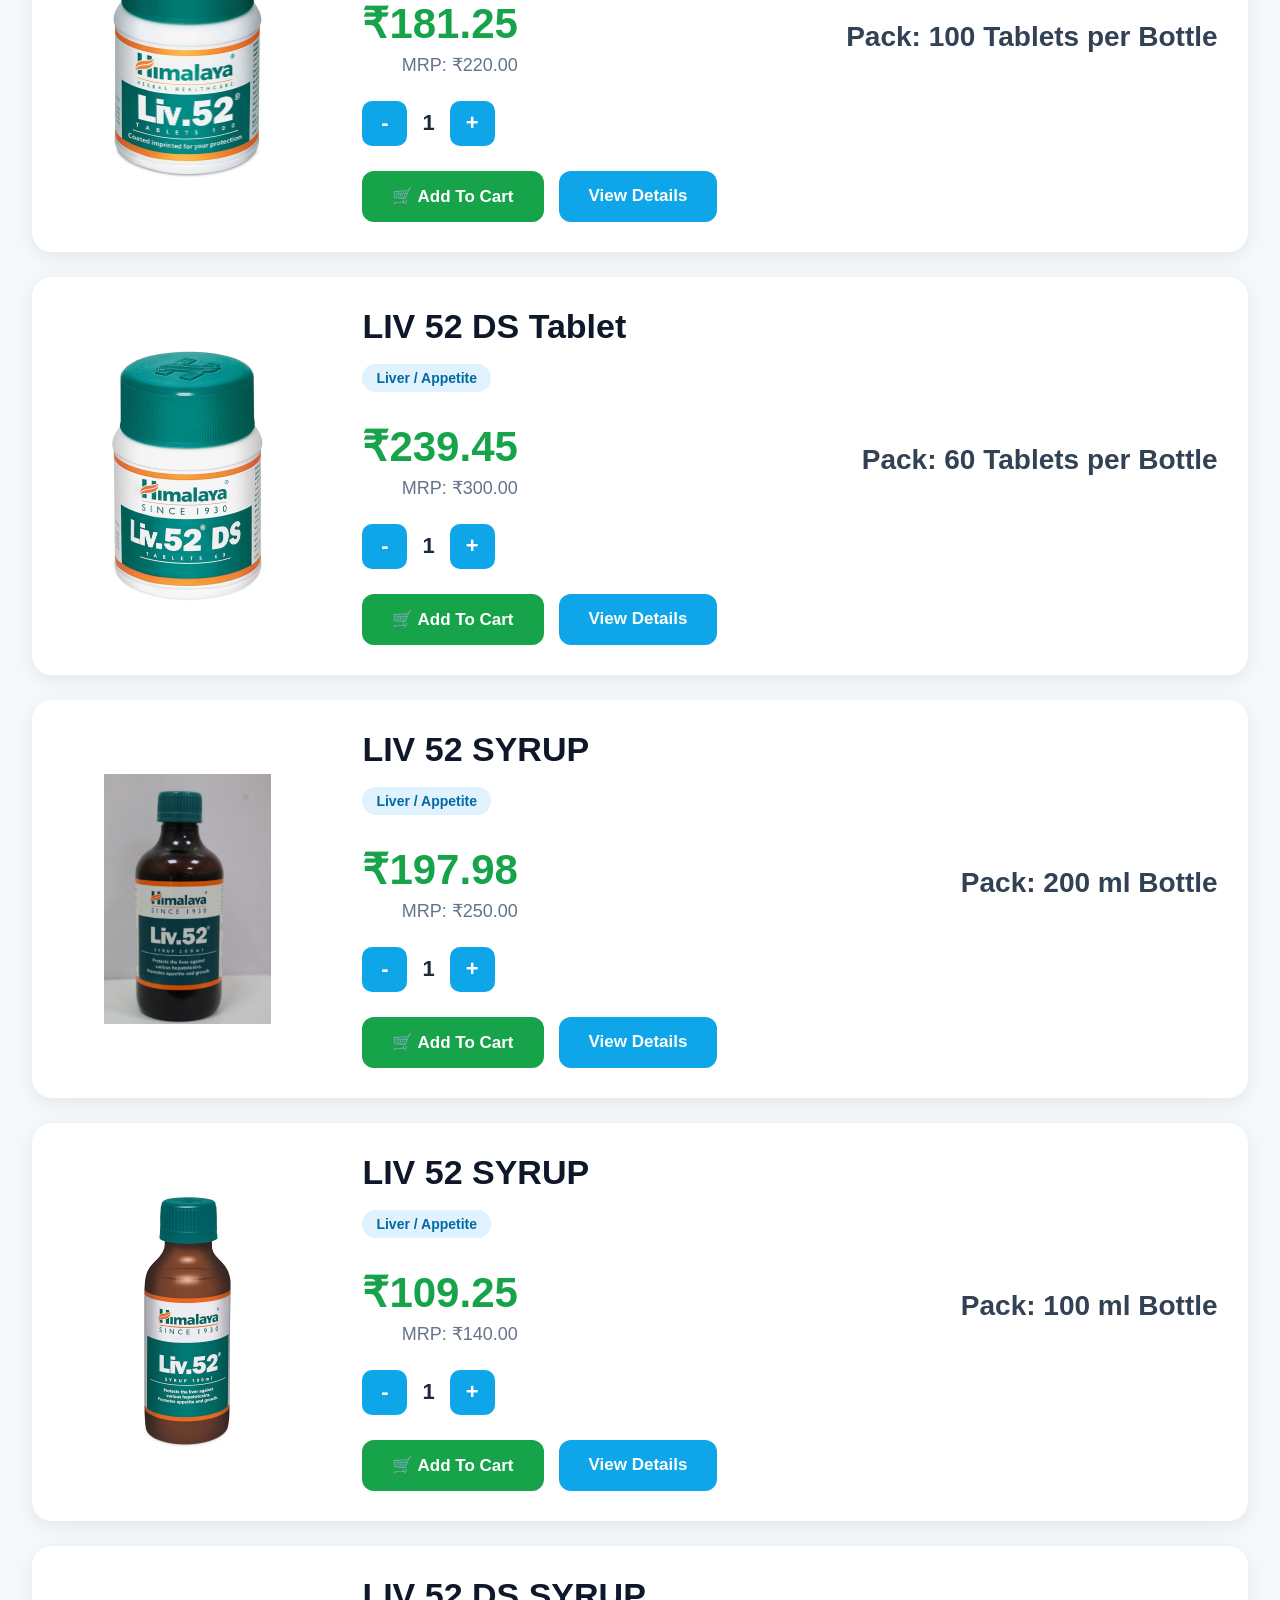
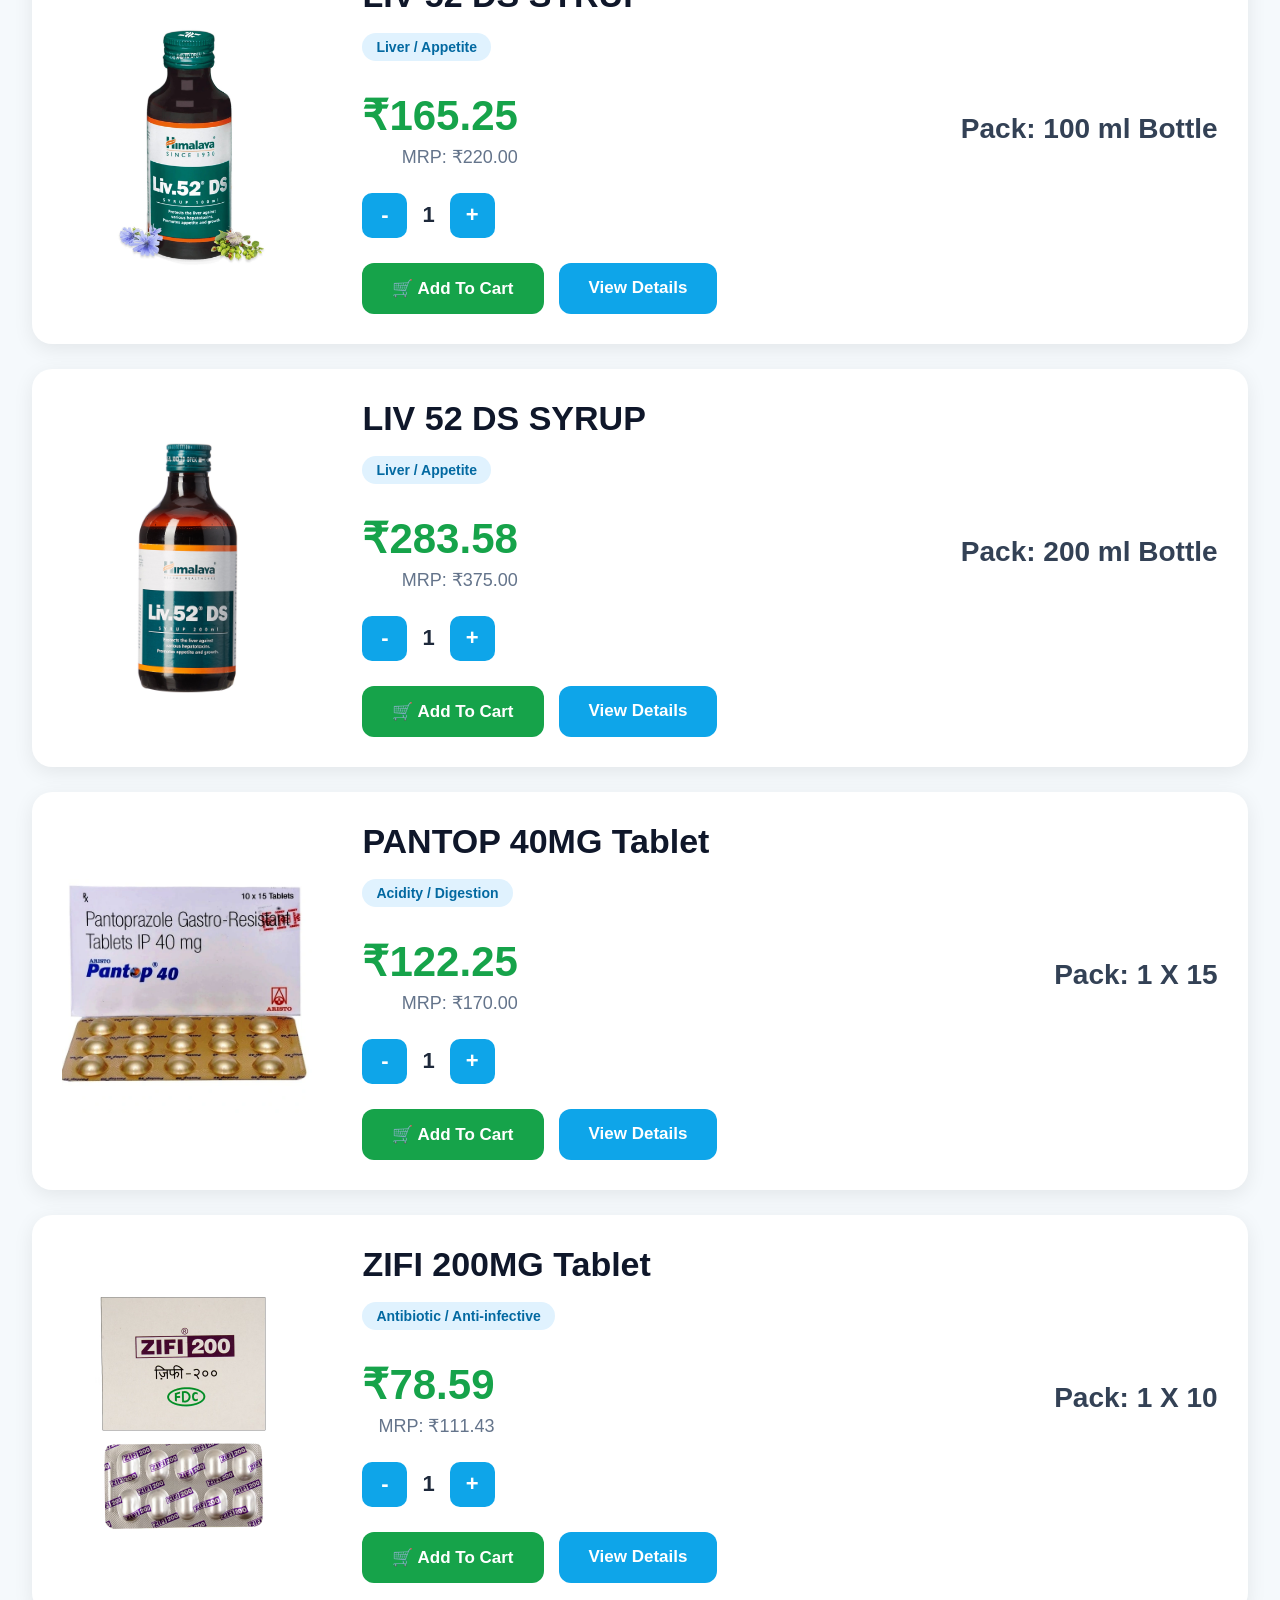
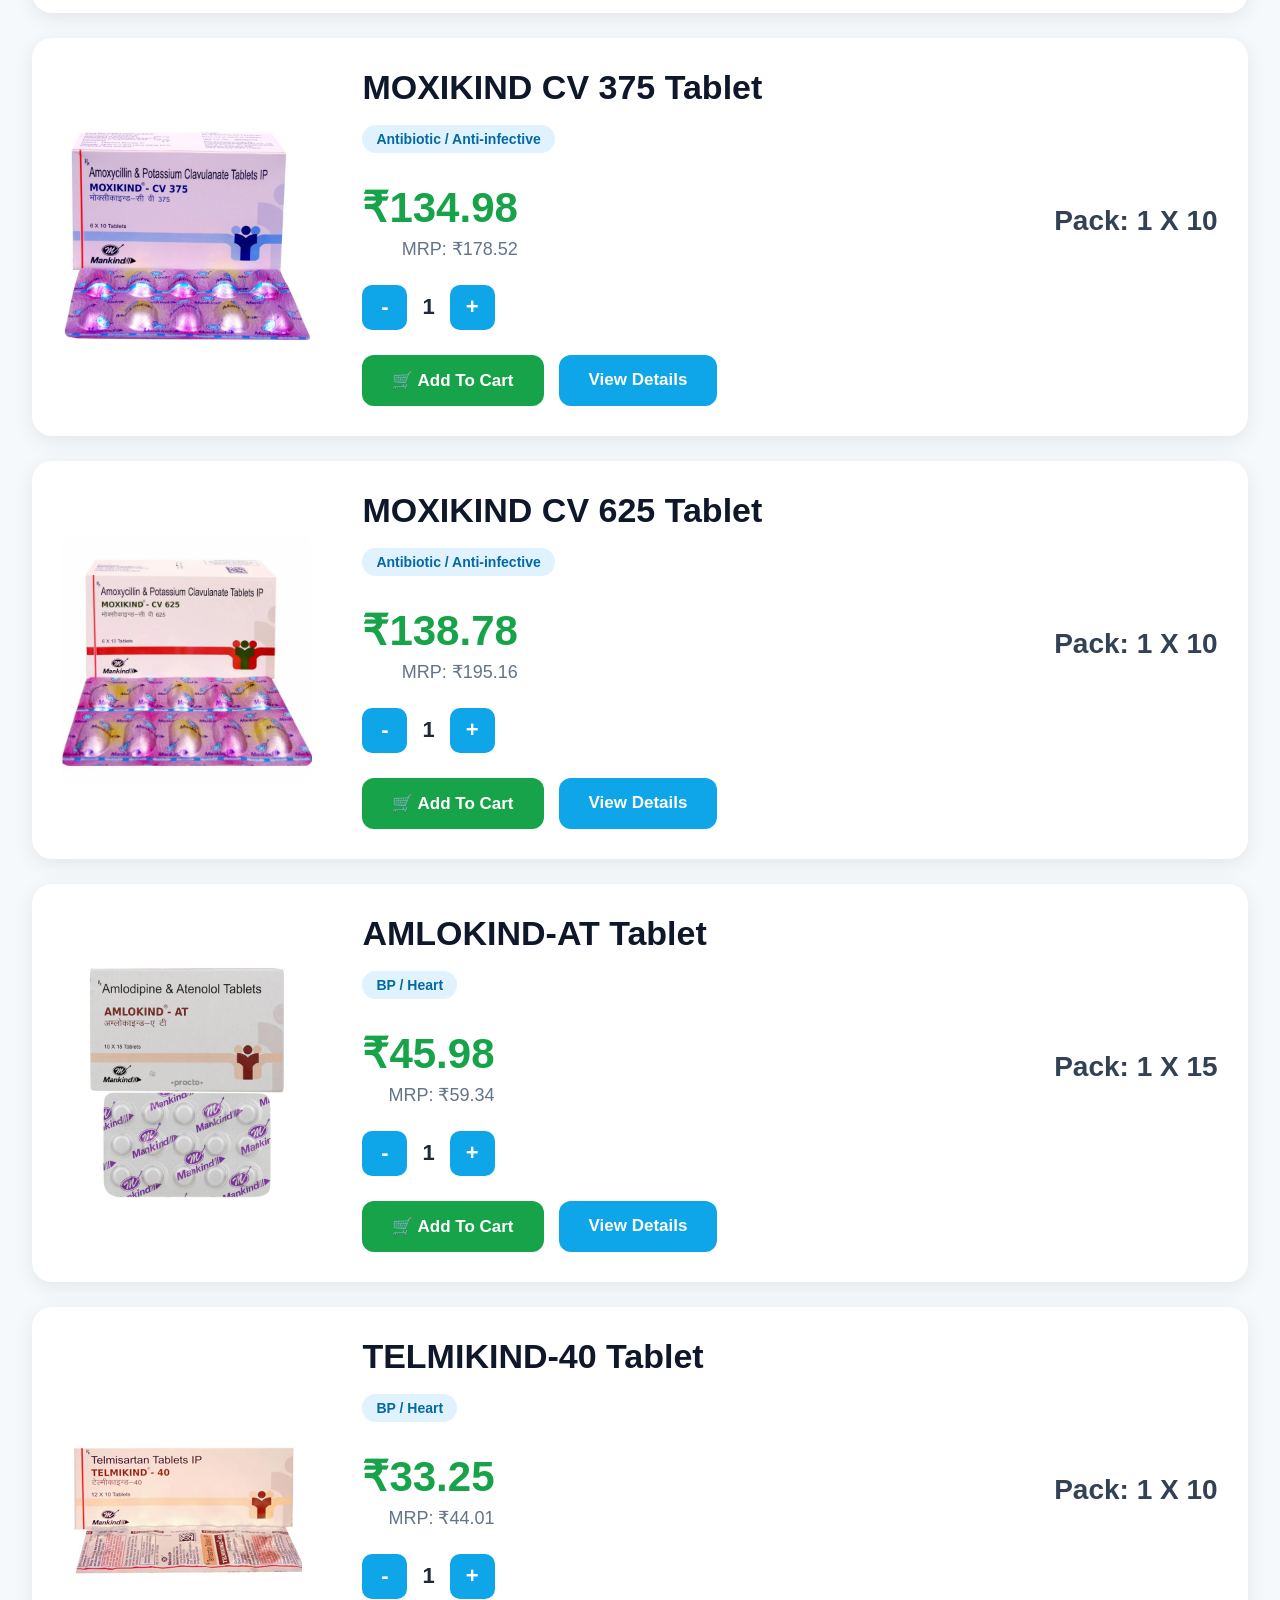
<file: HTML/Maxosmith website/product.html>
<!DOCTYPE html>
<html>

<head>
    <title>Product Details</title>
    <link rel="stylesheet" href="product.css">
</head>

<body>

<header>

    <img src="logo_removerbg.png"
     width="180"
     class="logo"
     onclick="window.location.href='homepage_maxo.html'">

    <nav>

        <button class="nav-btn"
        onclick="window.location.href='homepage_maxo.html'">
            Home
        </button>

        <button class="nav-btn"
        onclick="window.location.href='all_products.html'">
            Products
        </button>

        <button class="nav-btn"
        onclick="window.location.href='cart.html'">
            Cart
        </button>

    </nav>

</header>

<br>

<center>

<div class="search-container">

    <input type="text"
           id="productSearch"
           placeholder="Search medicines..."
           autocomplete="off">

    <div id="suggestions"></div>

</div>

</center>

<div class="action-buttons">

    <button class="back-btn"
    onclick="window.location.href='all_products.html'">
        ← Products
    </button>

    <button class="back-btn"
    onclick="window.location.href='cart.html'">
        🛒 Cart
    </button>

</div>

<div class="product-container">

    <img id="image">

    <div class="info">

        <h1 id="name"></h1>

        <p id="rate"></p>

        <p id="mrp"></p>

        <p id="pack"></p>

        <div class="quantity-box">

            <button onclick="decreaseQuantity()">-</button>

            <span id="quantity">1</span>

            <span class="unit">Strip(s)</span>

            <button onclick="increaseQuantity()">+</button>

        </div>

        <button class="buy-btn"
        onclick="addToCart()">

            🛒 Add To Cart

        </button>

    </div>

</div>

<h3>Composition</h3>
<p id="composition"></p>

<h3>Uses / Benefits</h3>
<p id="uses"></p>

<h3>Common Side Effects</h3>
<p id="sideEffects"></p>

<h3>How To Use</h3>
<p id="dosage"></p>

<h3>Safety Advice</h3>
<p id="precautions"></p>

<script src="products.js"></script>
<script src="productDetails.js"></script>

<script>

const params = new URLSearchParams(window.location.search);

const productId = Number(params.get("id"));

const product = products.find(
    p => p.id === productId
);

if(!product){
    alert("Product not found");
    window.location.href = "all_products.html";
}

const details = productDetails[productId];

document.getElementById("name").innerHTML =
product.name;

document.getElementById("rate").innerHTML =
"Rate: " + product.rate;

document.getElementById("mrp").innerHTML =
"MRP: " + product.MRP;

document.getElementById("pack").innerHTML =
"Pack: " + product.pack;

document.getElementById("image").src =
product.image && product.image.trim() !== ""
? product.image
: "no-image.png";

let quantity = 1;

function increaseQuantity(){

    quantity++;

    document.getElementById("quantity").innerHTML =
    quantity;
}

function decreaseQuantity(){

    if(quantity > 1){

        quantity--;

        document.getElementById("quantity").innerHTML =
        quantity;
    }
}

function addToCart(){

    let cart =
    JSON.parse(localStorage.getItem("cart")) || [];

    let existingItem =
    cart.find(item => item.id === product.id);

    if(existingItem){

        existingItem.quantity += quantity;

    }else{

        cart.push({
            id: product.id,
            quantity: quantity
        });

    }

    localStorage.setItem(
        "cart",
        JSON.stringify(cart)
    );

    alert("ITEM ADDED TO CART , CLICK THE CART BUTTON TO SEE :)");
}

/* ---------------- PRODUCT DETAILS ---------------- */

const errorText = "ERROR - DETAILS NOT DEFINED";

if(details){

    document.getElementById("composition").innerHTML =
    details.composition && details.composition.trim() !== ""
    ? details.composition
    : errorText;

    document.getElementById("uses").innerHTML =
    details.uses && details.uses.trim() !== ""
    ? details.uses
    : errorText;

    document.getElementById("sideEffects").innerHTML =
    details.sideEffects && details.sideEffects.trim() !== ""
    ? details.sideEffects
    : errorText;

    document.getElementById("dosage").innerHTML =
    details.dosage && details.dosage.trim() !== ""
    ? details.dosage
    : errorText;

    document.getElementById("precautions").innerHTML =
    details.precautions && details.precautions.trim() !== ""
    ? details.precautions
    : errorText;

}else{

    document.getElementById("composition").innerHTML = errorText;
    document.getElementById("uses").innerHTML = errorText;
    document.getElementById("sideEffects").innerHTML = errorText;
    document.getElementById("dosage").innerHTML = errorText;
    document.getElementById("precautions").innerHTML = errorText;
}

</script>

</body>

</html>
</file>
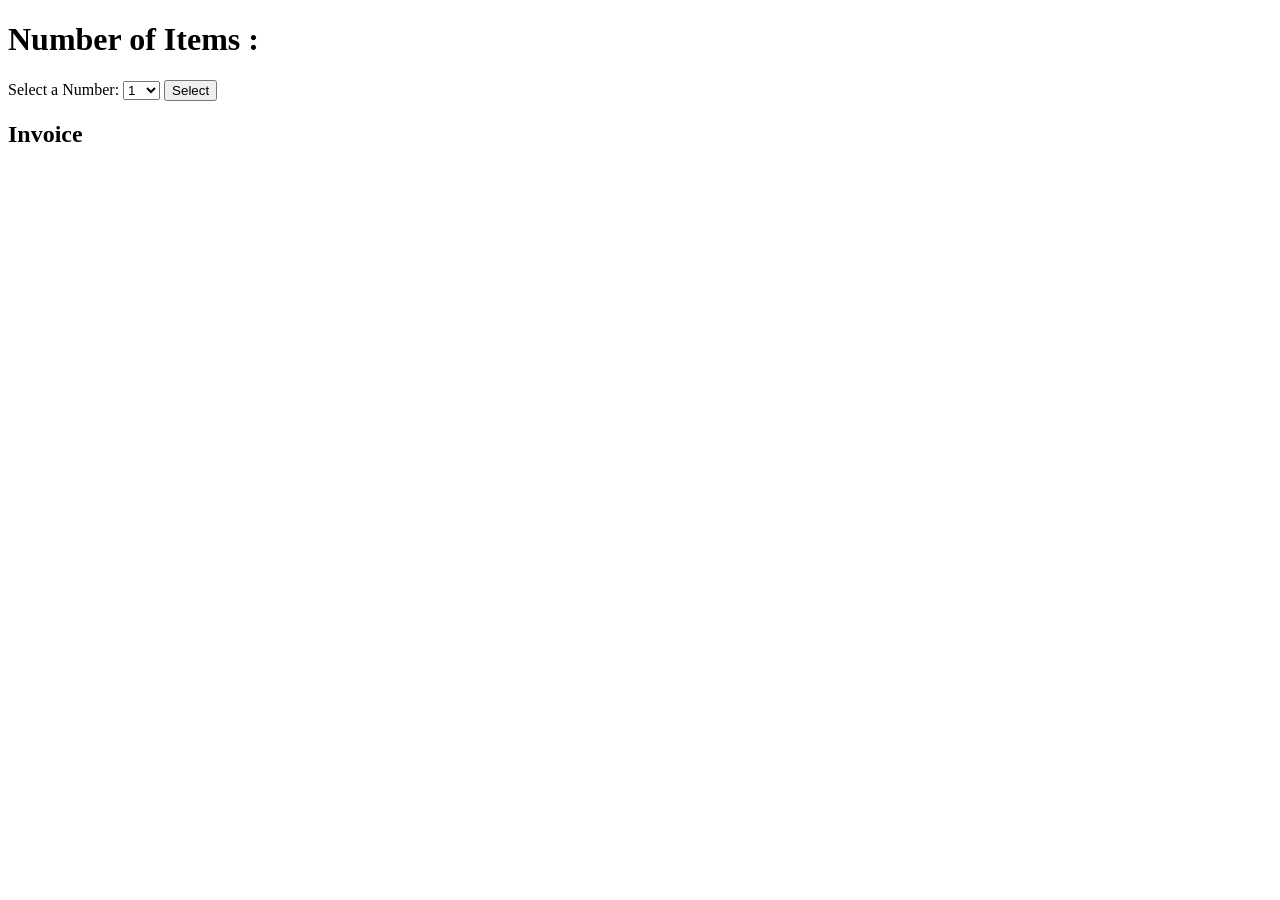
<file: HTML/Maxosmith website/Web1payment.html>
<!DOCTYPE html>
<html>
    <head>
        <title>
            Product info
        </title>
    </head>
    
    <body>
        <h1>
            Number of Items :
        </h1>
        <label for="number">Select a Number:</label>

<select id="number" name="number">
    <option value="1">1</option>
    <option value="2">2</option>
    <option value="3">3</option>
    <option value="4">4</option>
    <option value="5">5</option>
    <option value="6">6</option>
    <option value="7">7</option>
    <option value="8">8</option>
    <option value="9">9</option>
    <option value="10">10</option>
    <option value="11">11</option>
    <option value="12">12</option>
    <option value="13">13</option>
    <option value="14">14</option>
    <option value="15">15</option>
</select>
    
    <button onclick="lockSelection()">
    Select
    </button>

    <script>
    function lockSelection() {
    document.getElementById("number").disabled = true;
    }

    </script>

    <h2>Invoice</h2>

    <div id="invoice"></div>

    <script>
    function lockSelection() {

    let quantity = document.getElementById("number").value;

    document.getElementById("number").disabled = true;

    let price = 100;
    let total = quantity * price;

    document.getElementById("invoice").innerHTML =
        "<h3>Invoice</h3>" +
        "<p>Quantity: " + quantity + "</p>" +
        "<p>Price per item: ₹" + price + "</p>" +
        "<p>Total Amount: ₹" + total + "</p>";
    }
    </script>

    </body>
</html>
</file>
<file: Billing /Website/style.css>
/* Reset */

* {
    margin: 0;
    padding: 0;
    box-sizing: border-box;
    font-family: Poppins, sans-serif;
}

body { background: #f5f8fc; }
.container { display: flex; min-height: 100vh; }

.left {
    width: 50%;
    background: linear-gradient(135deg, #1565c0, #42a5f5);
    color: white;
    display: flex;
    flex-direction: column;
    justify-content: center;
    align-items: center;
    text-align: center;
    padding: 60px;
}

.left p {
    margin-top: 25px;
    font-size: 18px;
    width: 70%;
    line-height: 30px;
}

.right {
    width: 50%;
    display: flex;
    justify-content: center;
    align-items: center;
    padding: 35px 20px;
}

.login-box {
    width: min(440px, 100%);
    background: white;
    border-radius: 18px;
    padding: 42px;
    box-shadow: 0 15px 35px rgba(0, 0, 0, 0.15);
    text-align: center;
}

.logo {
    width: 100px;
    height: 100px;
    object-fit: contain;
    margin-bottom: 15px;
}

.small-logo { width: 82px; height: 82px; }
.login-box h2 { color: #1565c0; }

.login-box p {
    margin-top: 10px;
    color: #666;
    line-height: 1.6;
}

.login-box form { margin-top: 25px; }

.input-group {
    text-align: left;
    margin-top: 18px;
}

.input-group label {
    display: block;
    margin-bottom: 8px;
    color: #334155;
    font-size: 14px;
    font-weight: 500;
}

input {
    width: 100%;
    margin-top: 0;
    padding: 15px;
    border: 2px solid transparent;
    border-radius: 10px;
    background: #eef4fb;
    font-size: 16px;
    outline: none;
    transition: border-color 0.25s, background 0.25s, box-shadow 0.25s;
}

input:focus {
    border-color: #1565c0;
    background: #ffffff;
    box-shadow: 0 0 0 4px rgba(21, 101, 192, 0.12);
}

.password-box { position: relative; }
.password-box input { padding-right: 75px; }

button {
    width: 100%;
    margin-top: 30px;
    padding: 15px;
    background: #ffc107;
    border: none;
    border-radius: 10px;
    font-size: 18px;
    cursor: pointer;
    transition: 0.3s;
    font-weight: 600;
}

button:hover { background: #1565c0; color: white; }
button:disabled { cursor: not-allowed; opacity: 0.65; }

.show-password {
    position: absolute;
    top: 50%;
    right: 10px;
    transform: translateY(-50%);
    width: auto;
    margin: 0;
    padding: 7px 10px;
    background: transparent;
    color: #1565c0;
    border-radius: 7px;
    font-size: 13px;
    font-weight: 600;
}

.show-password:hover { background: #e8f1fb; color: #1565c0; }

.text-action-button {
    width: auto;
    margin-top: 17px;
    padding: 7px 10px;
    background: transparent;
    color: #1565c0;
    font-size: 14px;
    font-weight: 600;
}

.text-action-button:hover { background: #e8f1fb; color: #0b4b98; }

#message,
#resetMessage {
    min-height: 24px;
    margin-top: 18px;
    padding: 10px;
    border-radius: 8px;
    font-size: 14px;
    font-weight: 500;
}

#message:empty,
#resetMessage:empty { padding: 0; }

#message.error,
#resetMessage.error { color: #b91c1c; background: #fee2e2; }

#message.success,
#resetMessage.success { color: #166534; background: #dcfce7; }

.hidden-panel { display: none; }

.top-logo {
    position: absolute;
    top: 25px;
    left: 35px;
    display: flex;
    align-items: center;
    gap: 15px;
    z-index: 1000;
}

.top-logo img {
    width: 100px;
    height: 100px;
    object-fit: contain;
}

.top-logo h3 {
    color: white;
    font-size: 24px;
    font-weight: 700;
    letter-spacing: 1px;
}

.top-logo span {
    color: #ffc107;
    font-size: 16px;
    font-weight: 500;
}

@media (max-width: 900px) {
    .container { flex-direction: column; }
    .left { width: 100%; min-height: 34vh; padding: 115px 25px 35px; }
    .left p { width: 100%; font-size: 16px; }
    .right { width: 100%; min-height: 66vh; }
    .login-box { width: 94%; padding: 32px 24px; }
    .top-logo { top: 18px; left: 20px; }
    .top-logo img { width: 72px; height: 72px; }
}
</file>
<file: HTML/Maxosmith website/all_products.css>
*{
    margin:0;
    padding:0;
    box-sizing:border-box;
    font-family:Arial, sans-serif;
}

body{
    background:#f5f9fc;
    color:#1e293b;
}

/* HEADER */

header{
    background:white;
    padding:15px 40px;
    display:flex;
    justify-content:space-between;
    align-items:center;
    box-shadow:0 2px 10px rgba(0,0,0,0.08);
    position:sticky;
    top:0;
    z-index:1000;
}

nav{
    display:flex;
    gap:15px;
}

/* NAV BUTTONS */

.nav-btn{
    position:relative;

    background:#0f6fff;
    color:white;

    border:none;

    padding:12px 25px;

    border-radius:10px;

    font-size:17px;

    font-weight:bold;

    cursor:pointer;

    transition:0.3s;
}

.nav-btn:hover{
    background:#0057d8;
    transform:translateY(-2px);
}

/* CART BADGE */

.cart-btn{
    position:relative;
}

#cart-count{

    position:absolute;

    top:-8px;
    right:-8px;

    min-width:22px;
    height:22px;

    background:#ef4444;

    color:white;

    border-radius:50%;

    display:flex;
    align-items:center;
    justify-content:center;

    font-size:12px;
    font-weight:bold;

    padding:2px 5px;

    box-shadow:0 2px 8px rgba(0,0,0,0.2);
}

/* TITLE */

h1{
    text-align:center;
    margin:30px 0;
    color:#0f172a;
    font-size:42px;
}

/* SEARCH */

.search-section{
    text-align:center;
    margin-bottom:35px;
}

.search-bar{

    width:550px;
    max-width:80%;

    height:52px;

    border:2px solid #cbd5e1;

    border-radius:30px;

    padding-left:20px;

    font-size:16px;

    outline:none;

    transition:0.3s;
}

.search-bar:focus{

    border-color:#0ea5e9;

    box-shadow:0 0 10px rgba(14,165,233,0.2);
}

.search-btn{

    height:52px;

    padding:0 30px;

    margin-left:10px;

    border:none;

    border-radius:30px;

    background:#16a34a;

    color:white;

    font-size:16px;

    font-weight:bold;

    cursor:pointer;

    transition:0.3s;
}

.search-btn:hover{

    background:#15803d;

    transform:translateY(-2px);
}

/* PRODUCTS CONTAINER */

#products{

    display:flex;

    flex-direction:column;

    align-items:center;

    gap:25px;

    padding:20px;
}

/* PRODUCT CARD */

.product-card{

    width:98%;
    max-width:1800px;

    display:flex;

    align-items:center;

    gap:50px;

    background:white;

    padding:30px;

    border-radius:20px;

    box-shadow:0 5px 20px rgba(0,0,0,0.08);

    transition:0.3s;
}

.product-card:hover{

    transform:translateY(-5px);

    box-shadow:0 10px 30px rgba(0,0,0,0.12);
}

/* IMAGE */

.product-card img{

    width:250px;
    height:250px;

    object-fit:contain;

    background:white;

    border-radius:15px;

    flex-shrink:0;
}

/* PRODUCT INFO */

.product-info{
    flex:1;
}

.product-card h2{

    font-size:34px;

    color:#0f172a;

    margin-bottom:18px;
}

/* PRICE SECTION */

.price-section{

    display:flex;
    justify-content:space-between;
    align-items:flex-start;

    margin:18px 0 25px;
}

.pack{

    font-size:28px;
    font-weight:bold;
    color:#334155;

    align-self:center;
}

.price-right{

    display:flex;
    flex-direction:column;
    align-items:flex-end;
}

.rate{

    font-size:42px;
    font-weight:bold;
    color:#16a34a;
}

.mrp{

    margin-top:6px;

    font-size:18px;
    color:#64748b;
}
/* QUANTITY CONTROLS */

.cart-controls{

    display:flex;

    align-items:center;

    gap:15px;

    margin-top:20px;

    font-size:22px;

    font-weight:bold;
}

.qty-btn{

    width:45px;

    height:45px;

    border:none;

    border-radius:10px;

    background:#0ea5e9;

    color:white;

    font-size:22px;

    font-weight:bold;

    cursor:pointer;

    transition:0.3s;
}

.qty-btn:hover{

    background:#0284c7;

    transform:scale(1.05);
}

/* BUTTON ROW */

.button-row{

    display:flex;

    gap:15px;

    margin-top:25px;

    flex-wrap:wrap;
}

/* ADD TO CART */

.add-cart-btn{

    padding:15px 30px;

    border:none;

    border-radius:12px;

    background:#16a34a;

    color:white;

    font-size:17px;

    font-weight:bold;

    cursor:pointer;

    transition:0.3s;
}

.add-cart-btn:hover{

    background:#15803d;

    transform:translateY(-2px);
}

/* VIEW DETAILS */

.buy-btn{

    padding:15px 30px;

    border:none;

    border-radius:12px;

    background:#0ea5e9;

    color:white;

    font-size:17px;

    font-weight:bold;

    cursor:pointer;

    transition:0.3s;
}

.buy-btn:hover{

    background:#0284c7;

    transform:translateY(-2px);
}

/* MOBILE */

@media(max-width:900px){

    header{
        flex-direction:column;
        gap:15px;
    }

    nav{
        flex-wrap:wrap;
        justify-content:center;
    }

    .search-bar{
        width:90%;
    }

    .search-btn{
        width:90%;
        margin-top:10px;
        margin-left:0;
    }

    .product-card{

        flex-direction:column;

        text-align:center;
    }

    .product-card img{

        width:180px;
        height:180px;
    }

    .product-card h2{
        font-size:26px;
    }

    .product-card p{
        font-size:18px;
    }

    .button-row{
        justify-content:center;
    }

    .cart-controls{
        justify-content:center;
    }
}

.logo{
    cursor:pointer;
    transition:0.3s;
}

.logo:hover{
    transform:scale(1.05);
}

.category-section{
    display:flex;
    justify-content:center;
    flex-wrap:wrap;
    gap:12px;
    margin:0 auto 30px;
    padding:0 20px;
}

.category-btn{
    padding:12px 22px;
    border:none;
    border-radius:25px;
    background:white;
    color:#0f172a;
    font-size:15px;
    font-weight:bold;
    cursor:pointer;
    box-shadow:0 3px 12px rgba(0,0,0,0.08);
    transition:0.3s;
}

.category-btn:hover,
.category-btn.active{
    background:#0f6fff;
    color:white;
    transform:translateY(-2px);
}

.category-tag{
    display:inline-block;
    margin-bottom:12px;
    padding:6px 14px;
    background:#e0f2fe;
    color:#0369a1;
    border-radius:20px;
    font-size:14px;
    font-weight:bold;
}
</file>
<file: HTML/Maxosmith website/cart.css>
*{
    margin:0;
    padding:0;
    box-sizing:border-box;
    font-family:Arial, sans-serif;
}

body{
    background:#f5f9fc;
    color:#1e293b;
}

/* HEADER */

header{
    background:white;
    padding:15px 40px;
    display:flex;
    justify-content:space-between;
    align-items:center;
    box-shadow:0 2px 10px rgba(0,0,0,0.08);
}

nav{
    display:flex;
    gap:15px;
}

.nav-btn{
    background:#0f6fff;
    color:white;
    border:none;
    padding:12px 25px;
    border-radius:10px;
    font-size:17px;
    cursor:pointer;
    transition:0.3s;
}

.nav-btn:hover{
    background:#0057d8;
}

h1{
    text-align:center;
    margin:30px 0;
    font-size:42px;
    color:#0f172a;
}

#cart-items{
    width:90%;
    max-width:1200px;
    margin:auto;
}

/* CART CARD */

.cart-card{
    background:white;
    border-radius:20px;
    padding:25px;
    margin-bottom:25px;

    display:flex;
    align-items:center;
    gap:30px;

    box-shadow:0 5px 20px rgba(0,0,0,0.08);
}

.cart-card img{
    width:180px;
    height:180px;

    object-fit:contain;

    background:white;

    border:1px solid #e2e8f0;

    border-radius:15px;

    padding:10px;
}

.cart-info{
    flex:1;
}

.cart-info h2{
    font-size:30px;
    margin-bottom:15px;
}

.cart-info p{
    font-size:20px;
    margin:8px 0;
}

.quantity-box{
    display:flex;
    align-items:center;
    gap:15px;
    margin-top:20px;
}

.quantity-box span{
    font-size:22px;
    font-weight:bold;
}

/* SUMMARY */

#summary{
    width:90%;
    max-width:500px;

    margin:40px auto;

    background:white;

    padding:30px;

    border-radius:20px;

    box-shadow:0 5px 20px rgba(0,0,0,0.08);
}

#summary h2{
    color:#16a34a;
    margin-bottom:20px;
}

#summary p{
    font-size:22px;
    margin:12px 0;
}

.proceed-btn{
    display:block;

    margin:30px auto;

    background:#16a34a;

    color:white;

    border:none;

    padding:15px 35px;

    border-radius:12px;

    font-size:20px;

    cursor:pointer;
}

.proceed-btn:hover{
    background:#15803d;
}

.bottom-buttons{

    display:flex;

    justify-content:center;

    gap:20px;

    margin:30px 0;
}

.checkout-btn{

    background:#16a34a;

    color:white;

    border:none;

    padding:15px 35px;

    border-radius:12px;

    font-size:20px;

    cursor:pointer;

    transition:0.3s;
}

.checkout-btn:hover{

    background:#15803d;
}

/* POLICY SECTION */

.policy-section{

    width:90%;
    max-width:1200px;

    margin:50px auto 30px auto;

    background:#ffffff;

    border-radius:20px;

    padding:25px;

    box-shadow:0 4px 15px rgba(0,0,0,0.08);

    color:#475569;
}

.policy-section h2{

    color:#0f172a;

    margin-bottom:15px;

    font-size:28px;
}

.policy-section p{

    margin:10px 0;

    line-height:1.7;

    font-size:15px;
}

/* FOOTER */

footer{

    text-align:center;

    padding:30px;

    color:#64748b;

    font-size:14px;
}

.logo{
    cursor:pointer;
    transition:0.3s;
}

.logo:hover{
    transform:scale(1.05);
}

.remove-btn{

    background:#00b26f;

    color:white;
    border:none;
    padding:12px 25px;
    border-radius:10px;
    font-size:17px;
    cursor:pointer;
    transition:0.3s;
}

.remove-btn:hover{

    background:#00915a;
}

#offer-section{

    width:90%;

    max-width:900px;

    margin:30px auto;
}

.offer-card{

    background:linear-gradient(
        135deg,
        #e0f2fe,
        #f0fdf4
    );

    border-left:6px solid #0ea5e9;

    padding:20px;

    border-radius:18px;

    margin-bottom:15px;

    font-size:20px;

    font-weight:500;

    box-shadow:0 4px 15px rgba(0,0,0,0.08);
}

.success-offer{

    border-left:6px solid #16a34a;

    background:linear-gradient(
        135deg,
        #dcfce7,
        #f0fdf4
    );

    color:#15803d;

    font-weight:bold;
}

.empty-cart{

    width:90%;
    max-width:600px;

    margin:40px auto;

    background:white;

    padding:40px;

    text-align:center;

    border-radius:20px;

    box-shadow:0 5px 20px rgba(0,0,0,0.08);
}

.empty-cart h2{

    font-size:32px;

    color:#0f172a;

    margin-bottom:15px;
}

.empty-cart p{

    font-size:18px;

    color:#64748b;
}

.checkout-btn.disabled-checkout{

    background:#94a3b8;

    cursor:not-allowed;

    opacity:0.7;
}

.checkout-btn.disabled-checkout:hover{

    background:#94a3b8;

    transform:none;
}
</file>
<file: HTML/Maxosmith website/payment.css>
*{
    margin:0;
    padding:0;
    box-sizing:border-box;
    font-family:Arial, sans-serif;
}

body{
    background:#f5f9fc;
    color:#1e293b;
}

header{
    background:white;
    padding:15px 40px;
    display:flex;
    justify-content:space-between;
    align-items:center;
    box-shadow:0 2px 10px rgba(0,0,0,0.08);
}

nav{
    display:flex;
    gap:15px;
}

.nav-btn{
    background:#0f6fff;
    color:white;
    border:none;
    padding:12px 25px;
    border-radius:10px;
    font-size:17px;
    cursor:pointer;
    transition:0.3s;
}

.nav-btn:hover{
    background:#0057d8;
}

.logo{
    cursor:pointer;
    transition:0.3s;
}

.logo:hover{
    transform:scale(1.05);
}

h1{
    text-align:center;
    margin:35px 0;
    font-size:42px;
    color:#0f172a;
}

.checkout-container{
    width:90%;
    max-width:1250px;
    margin:auto;
    display:grid;
    grid-template-columns:2fr 1fr;
    gap:30px;
}

.checkout-form,
.order-summary{
    background:white;
    padding:35px;
    border-radius:20px;
    box-shadow:0 5px 25px rgba(0,0,0,0.08);
}

.checkout-form h2,
.order-summary h2{
    margin-bottom:22px;
    color:#0f172a;
}

label{
    display:block;
    margin:15px 0 8px;
    font-weight:bold;
    color:#334155;
}

input,
textarea,
select{
    width:100%;
    padding:14px;
    border:2px solid #cbd5e1;
    border-radius:12px;
    font-size:16px;
    background:white;
    outline:none;
}

textarea{
    height:100px;
    resize:none;
}

input:focus,
textarea:focus,
select:focus{
    border-color:#0ea5e9;
    box-shadow:0 0 8px rgba(14,165,233,0.18);
}

select:disabled{
    background:#f1f5f9;
    color:#94a3b8;
    cursor:not-allowed;
}

.row{
    display:grid;
    grid-template-columns:1fr 1fr;
    gap:20px;
}

.payment-options{
    display:flex;
    flex-direction:column;
    gap:12px;
    margin-top:10px;
}

.payment-options label{
    background:#f8fafc;
    padding:15px;
    border-radius:12px;
    border:1px solid #e2e8f0;
    cursor:pointer;
}

.payment-options input{
    width:auto;
    margin-right:10px;
}

.place-order-btn{
    width:100%;
    margin-top:30px;
    padding:16px;
    background:#16a34a;
    color:white;
    border:none;
    border-radius:14px;
    font-size:20px;
    font-weight:bold;
    cursor:pointer;
    transition:0.3s;
}

.place-order-btn:hover{
    background:#15803d;
    transform:translateY(-2px);
}

.summary-product{
    display:grid;
    grid-template-columns:1fr auto;
    gap:5px;
    padding:12px 0;
    border-bottom:1px solid #e2e8f0;
}

.summary-product span{
    font-weight:bold;
}

.summary-product small{
    color:#64748b;
}

.summary-product b{
    color:#16a34a;
}

.order-summary p{
    font-size:19px;
    margin:15px 0;
    display:flex;
    justify-content:space-between;
    gap:15px;
}

.green-line{
    color:#16a34a;
    font-weight:bold;
}

.payable{
    font-size:24px !important;
    color:#16a34a;
    font-weight:bold;
}

/* PAYMENT POPUP */

.payment-popup{
    display:none;
    position:fixed;
    top:0;
    left:0;
    width:100%;
    height:100%;
    background:rgba(0,0,0,0.55);
    justify-content:center;
    align-items:center;
    z-index:9999;
}

.payment-box{
    background:white;
    width:90%;
    max-width:480px;
    padding:35px;
    border-radius:22px;
    position:relative;
    box-shadow:0 15px 40px rgba(0,0,0,0.25);
}

.close-payment{
    position:absolute;
    right:20px;
    top:10px;
    font-size:32px;
    cursor:pointer;
    font-weight:bold;
}

.payment-box h2{
    text-align:center;
    color:#0f6fff;
    margin-bottom:20px;
}

.card-row{
    display:grid;
    grid-template-columns:1fr 1fr;
    gap:15px;
}

.fake-qr{
    width:220px;
    height:220px;
    margin:20px auto;
    background:
        linear-gradient(90deg,#000 10px,transparent 10px),
        linear-gradient(#000 10px,transparent 10px);
    background-size:25px 25px;
    border:10px solid #111;
    display:flex;
    align-items:center;
    justify-content:center;
    color:#0f6fff;
    font-size:40px;
    font-weight:bold;
    border-radius:12px;
}

.payment-note,
.amount-text{
    text-align:center;
    font-size:18px;
    margin:15px 0;
}

.amount-text{
    color:#16a34a;
    font-weight:bold;
}

.confirm-pay-btn{
    width:100%;
    padding:15px;
    background:#16a34a;
    color:white;
    border:none;
    border-radius:14px;
    font-size:19px;
    font-weight:bold;
    cursor:pointer;
}

.confirm-pay-btn:hover{
    background:#15803d;
}

@media(max-width:900px){

    header{
        flex-direction:column;
        gap:15px;
    }

    nav{
        flex-wrap:wrap;
        justify-content:center;
    }

    .checkout-container{
        grid-template-columns:1fr;
    }

    .row,
    .card-row{
        grid-template-columns:1fr;
    }
}
</file>
<file: HTML/Maxosmith website/product.css>
*{
    margin:0;
    padding:0;
    box-sizing:border-box;
    font-family:Arial, sans-serif;
}

body{
    background:#f5f9fc;
    color:#1e293b;
}

/* HEADER */

header{
    background:white;
    padding:15px 40px;
    display:flex;
    justify-content:space-between;
    align-items:center;
    box-shadow:0 2px 10px rgba(0,0,0,0.08);
}

nav{
    display:flex;
    gap:15px;
}

.nav-btn{
    background:#0f6fff;
    color:white;
    border:none;
    padding:12px 25px;
    border-radius:10px;
    font-size:17px;
    cursor:pointer;
    transition:0.3s;
}

.nav-btn:hover{
    background:#0057d8;
}

/* SEARCH */

.search-container{
    position:relative;
}

#productSearch{
    width:350px;
    height:45px;
    border:2px solid #cbd5e1;
    border-radius:25px;
    padding-left:15px;
    font-size:16px;
}

#suggestions{
    position:absolute;
    top:50px;
    left:0;
    width:100%;
    background:white;
    border-radius:10px;
    overflow:hidden;
    box-shadow:0 5px 15px rgba(0,0,0,0.15);
    z-index:100;
}

.suggestion-item{
    padding:10px;
    cursor:pointer;
}

.suggestion-item:hover{
    background:#f1f5f9;
}

/* PRODUCT SECTION */

.product-container{
    width:90%;
    max-width:1200px;
    margin:40px auto;
    display:flex;
    gap:50px;
    background:white;
    border-radius:20px;
    padding:40px;
    box-shadow:0 5px 25px rgba(0,0,0,0.08);
}

#image{
    width:350px;
    height:350px;

    object-fit:contain;

    background:white;

    border-radius:20px;

    padding:15px;

    border:1px solid #e2e8f0;
}

.product-container{
    width:90%;
    max-width:1200px;

    margin:40px auto;

    display:flex;

    gap:50px;

    align-items:center;

    background:white;

    border-radius:20px;

    padding:40px;

    box-shadow:0 5px 25px rgba(0,0,0,0.08);
}

.info{
    flex:1;
}

#name{
    font-size:42px;
    color:#0f172a;
    margin-bottom:25px;
}

#rate{
    font-size:32px;
    font-weight:bold;
    color:#16a34a;
    margin-bottom:15px;
}

#mrp,
#pack{
    font-size:22px;
    margin-bottom:15px;
}

/* QUANTITY */

.quantity-box{
    display:flex;
    align-items:center;
    gap:15px;
    margin-top:25px;
}

.quantity-box button{
    width:45px;
    height:45px;
    border:none;
    border-radius:10px;
    background:#0ea5e9;
    color:white;
    font-size:22px;
    cursor:pointer;
}

.quantity-box button:hover{
    background:#0284c7;
}

#quantity{
    font-size:26px;
    font-weight:bold;
}

.unit{
    font-size:18px;
    color:#64748b;
}

/* BUTTONS */

.buy-btn{
    margin-top:30px;
    padding:15px 35px;
    border:none;
    border-radius:12px;
    background:#16a34a;
    color:white;
    font-size:18px;
    font-weight:bold;
    cursor:pointer;
    transition:0.3s;
}

.buy-btn:hover{
    background:#15803d;
}

.action-buttons{
    display:flex;
    gap:15px;
    margin:25px 40px;
}

.back-btn{
    padding:12px 25px;
    border:none;
    border-radius:10px;
    background:#0ea5e9;
    color:white;
    font-size:18px;
    cursor:pointer;
}

.back-btn:hover{
    background:#0284c7;
}

.logo{
    cursor:pointer;
    transition:0.3s;
}

.logo:hover{
    transform:scale(1.05);
}
</file>
